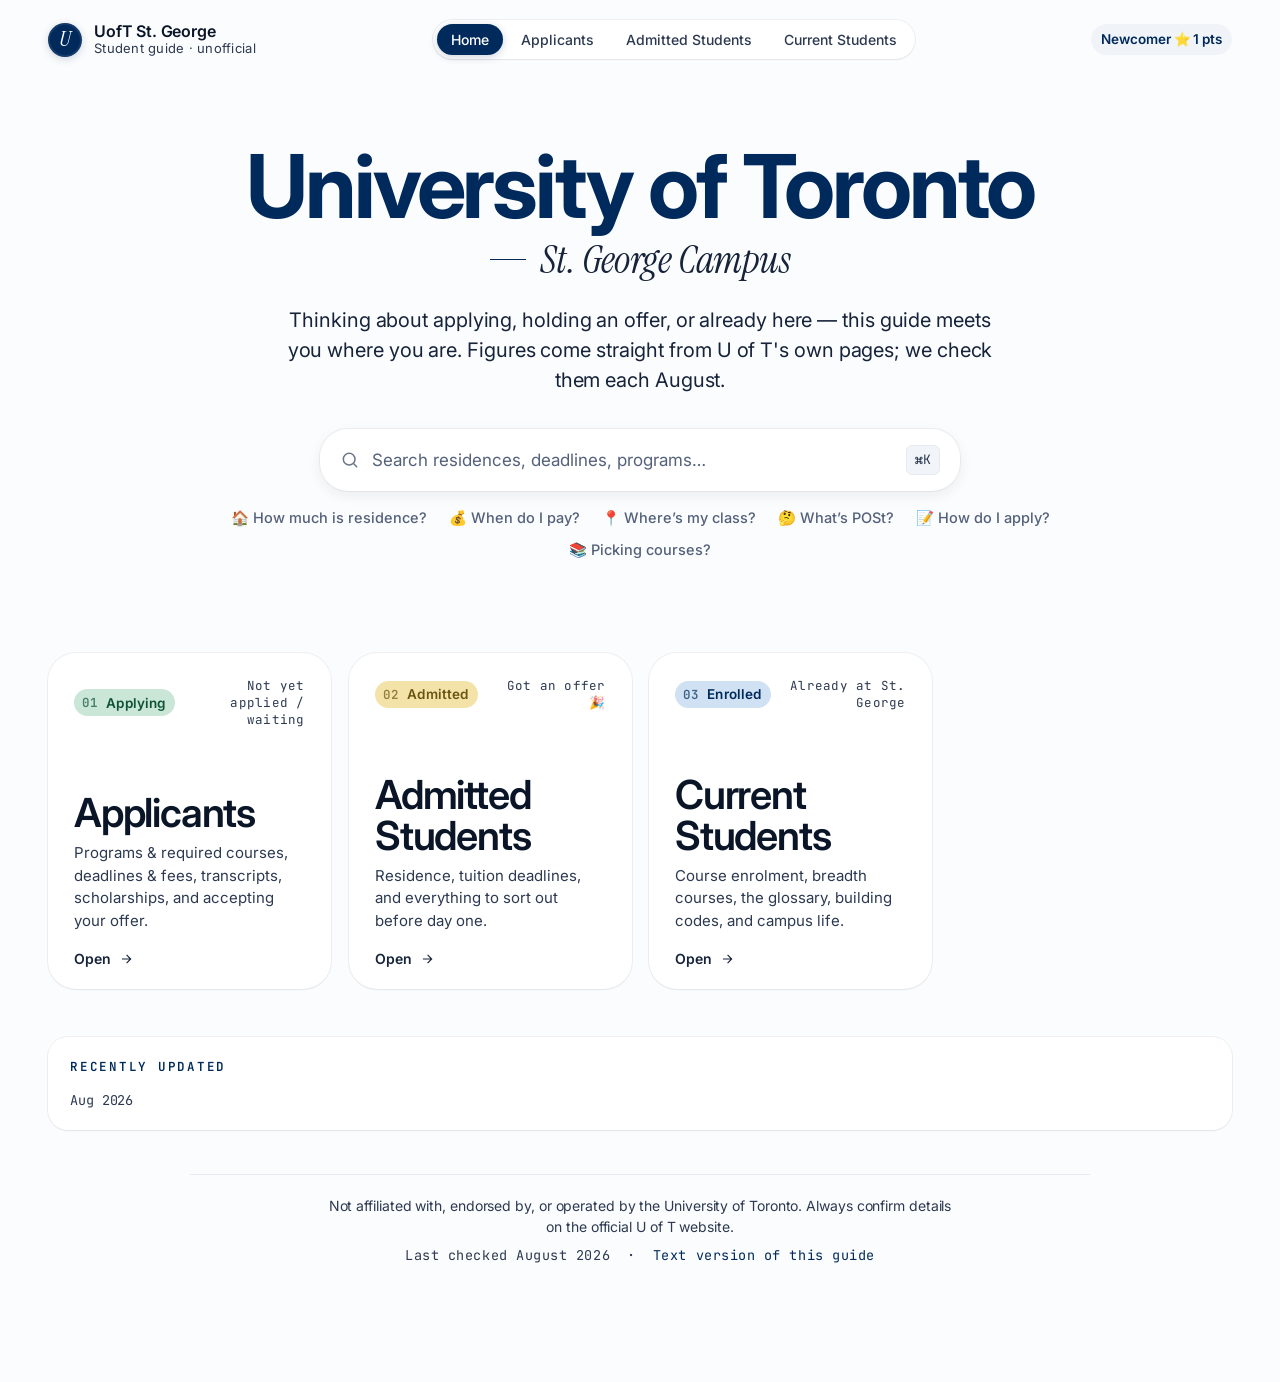
<file: index.html>
<!DOCTYPE html>
<html lang="en">
<head>
  <meta charset="UTF-8">
  <meta name="theme-color" content="#002A5C">
  <meta name="color-scheme" content="light">
  <meta name="viewport" content="width=device-width, initial-scale=1.0">
  <meta name="robots" content="noindex, nofollow">
  <title>UofT St. George — Unofficial Student Guide</title>
  <meta name="description" content="A plain-language guide to residence, academics, and admissions at the University of Toronto St. George campus. Made by students, not by the university.">
  <meta property="og:type" content="website">
  <meta property="og:title" content="UofT St. George — Unofficial Student Guide">
  <meta property="og:description" content="Residence prices, course reviews, and every deadline that matters — in plain language. Made by students, not by the university.">
  <meta name="twitter:card" content="summary">
  <script type="application/ld+json">
  {
    "@context": "https://schema.org",
    "@type": "WebSite",
    "name": "UofT St. George — Unofficial Student Guide",
    "description": "Residence fees, deadlines, course enrolment dates, glossary, and building codes for University of Toronto St. George campus — in plain language, verified against official pages.",
    "inLanguage": "en"
  }
  </script>
  <link rel="icon" href="data:image/svg+xml,%3Csvg xmlns='http://www.w3.org/2000/svg' viewBox='0 0 64 64'%3E%3Crect width='64' height='64' rx='14' fill='%23002A5C'/%3E%3Ctext x='30' y='46' font-family='Georgia,serif' font-size='38' font-weight='bold' fill='white' text-anchor='middle'%3EU%3C/text%3E%3Ccircle cx='49' cy='42' r='6' fill='%23FFDE3D'/%3E%3C/svg%3E">
  <link rel="preconnect" href="https://fonts.googleapis.com">
  <link rel="preconnect" href="https://fonts.gstatic.com" crossorigin>
  <link href="https://fonts.googleapis.com/css2?family=Instrument+Serif:ital@0;1&family=Inter:wght@400;500;600;700&family=JetBrains+Mono:wght@400;500&display=swap" rel="stylesheet">

  <!-- 파일을 교체할 때마다 v= 숫자를 올리면, 방문자 브라우저가 예전 파일을 쓰는 문제가 사라집니다 -->
  <link rel="stylesheet" href="style.css?v=20260829">
</head>
<body>

<div class="app">

  <!-- =========================================
       TOP NAV — 모든 화면 공통
       ========================================= -->
  <nav class="nav" aria-label="Primary">
    <a class="brand" href="#">
      <span class="brand__mark">U</span>
      <span class="brand__text">
        <span>UofT St. George</span>
        <small>Student guide · unofficial</small>
      </span>
    </a>

    <div class="nav__pills">
      <button type="button" class="nav__pill is-on" data-nav="home">Home</button>
      <button type="button" class="nav__pill" data-nav="applying">Applicants</button>
      <button type="button" class="nav__pill" data-nav="admitted">Admitted Students</button>
      <button type="button" class="nav__pill" data-nav="current">Current Students</button>
    </div>

    <div class="nav__right">
      <span class="pointsbadge" id="points-badge" title="Earned by writing reviews. Saved on this device only."></span>
    </div>
  </nav>

<!-- =========================================
     VIEW 1: HOME
     ========================================= -->
<main class="sheet view is-active" id="view-home">

  <header class="masthead">
    <h1 class="title">
      University&nbsp;of&nbsp;Toronto
      <span class="title__sub">St.&nbsp;George Campus</span>
    </h1>
    <p class="hero__sub">
      Thinking about applying, holding an offer, or already here — this guide meets you where you are. Figures come straight from U&nbsp;of&nbsp;T's own pages; we check them each August.
    </p>

    <!-- 검색: 카드 형태, 아래 suggest chips -->
    <label class="search">
      <span class="search__label" for="search">Search</span>
      <input
        class="search__input"
        id="search"
        type="text"
        placeholder="Search residences, deadlines, programs…"
        autocomplete="off">
      <span class="search__kbd">⌘K</span>
    </label>
    <div class="searchresults" id="home-search-results" role="region" aria-live="polite" aria-label="Search results" hidden></div>

    <!-- 자주 묻는 질문 — 누르면 즉답이 바로 뜼다 -->
    <div class="askchips" aria-label="Common questions">
      <button type="button" class="askchip" data-ask="How much is residence">🏠 How much is residence?</button>
      <button type="button" class="askchip" data-ask="When do I pay tuition">💰 When do I pay?</button>
      <button type="button" class="askchip" data-ask="room code">📍 Where’s my class?</button>
      <button type="button" class="askchip" data-ask="POSt">🤔 What’s POSt?</button>
      <button type="button" class="askchip" data-ask="How do I apply">📝 How do I apply?</button>
      <button type="button" class="askchip" data-ask="When do I pick courses">📚 Picking courses?</button>
    </div>
  </header>

  <!-- 큰 컬러 섹션 카드 4개 (rows 자리에 대신) -->
  <nav class="sections" id="home-sections" aria-label="Sections">

    <button type="button" class="row section-card section-card--courses is-live" data-key="applying">
      <div class="section-card__top">
        <span class="section-card__badge"><span class="num">01</span>Applying</span>
        <span class="section-card__meta">Not yet applied / waiting</span>
      </div>
      <div>
        <span class="row__name section-card__name">Applicants</span>
        <p class="row__desc section-card__desc">Programs &amp; required courses, deadlines &amp; fees, transcripts, scholarships, and accepting your offer.</p>
        <span class="row__cue section-card__cta">
          Open
          <svg width="14" height="14" viewBox="0 0 24 24" fill="none" stroke="currentColor" stroke-width="2"><path d="M5 12h14M13 5l7 7-7 7"/></svg>
        </span>
      </div>
    </button>

    <button type="button" class="row section-card section-card--fees is-live" data-key="admitted">
      <div class="section-card__top">
        <span class="section-card__badge"><span class="num">02</span>Admitted</span>
        <span class="section-card__meta">Got an offer &#127881;</span>
      </div>
      <div>
        <span class="row__name section-card__name">Admitted Students</span>
        <p class="row__desc section-card__desc">Residence, tuition deadlines, and everything to sort out before day one.</p>
        <span class="row__cue section-card__cta">
          Open
          <svg width="14" height="14" viewBox="0 0 24 24" fill="none" stroke="currentColor" stroke-width="2"><path d="M5 12h14M13 5l7 7-7 7"/></svg>
        </span>
      </div>
    </button>

    <button type="button" class="row section-card section-card--residence is-live" data-key="current">
      <div class="section-card__top">
        <span class="section-card__badge"><span class="num">03</span>Enrolled</span>
        <span class="section-card__meta">Already at St. George</span>
      </div>
      <div>
        <span class="row__name section-card__name">Current Students</span>
        <p class="row__desc section-card__desc">Course enrolment, breadth courses, the glossary, building codes, and campus life.</p>
        <span class="row__cue section-card__cta">
          Open
          <svg width="14" height="14" viewBox="0 0 24 24" fill="none" stroke="currentColor" stroke-width="2"><path d="M5 12h14M13 5l7 7-7 7"/></svg>
        </span>
      </div>
    </button>

  </nav>

  <!-- 홈 하단 최근 업데이트 -->
  <div class="updatelog" id="update-log"></div>

  <footer class="colophon">
    <p class="colophon__legal">
      Not affiliated with, endorsed by, or operated by the University of Toronto.
      Always confirm details on the official U&nbsp;of&nbsp;T website.
    </p>
    <p class="colophon__date">Last checked <time datetime="2026-08">August 2026</time>
      &nbsp;·&nbsp; <a href="./guide.html">Text version of this guide</a></p>
  </footer>

</main>


<!-- =========================================
     VIEW 2: RESIDENCE list
     ========================================= -->
<main class="sheet view" id="view-residence" hidden>

  <button type="button" class="backlink" data-back>
    <svg width="14" height="14" viewBox="0 0 24 24" fill="none" stroke="currentColor" stroke-width="2"><path d="M15 6l-6 6 6 6"/></svg>
    Home
  </button>

  <div class="page-head">
    <div>
      <span class="page-head__kicker">
        <svg width="10" height="10" viewBox="0 0 24 24" fill="currentColor"><circle cx="12" cy="12" r="6"/></svg>
        Section 01 · Residence
      </span>
      <h2 class="page-title">Residence</h2>
    </div>
  </div>

  <p class="lede">
    Every residence on the St.&nbsp;George campus, side by side. Figures come from U&nbsp;of&nbsp;T's official housing page — always confirm before you apply.
  </p>

  <div id="residence-deadlines"></div>

  <!-- Sort -->
  <div class="sortbar">
    <span class="sortbar__label">Sort</span>
    <div class="sortbar__group">
      <button type="button" class="sortbtn is-on" data-sort="price" aria-pressed="true">Lowest price</button>
      <button type="button" class="sortbtn" data-sort="name" aria-pressed="false">A–Z</button>
    </div>
  </div>

  <!-- Filter -->
  <div class="sortbar sortbar--filter">
    <span class="sortbar__label">Filter</span>
    <button type="button" class="filterbtn" data-filter="meal" aria-pressed="false">Meal included</button>
    <button type="button" class="filterbtn" data-filter="open" aria-pressed="false">Open over winter break</button>
    <button type="button" class="filterbtn" data-filter="budget" aria-pressed="false">Under $20,000</button>
  </div>

  <p class="count" id="res-count"></p>

  <div class="cards" id="res-list"></div>

  <p class="colophon__date">Last checked <time datetime="2026-08">August 2026</time></p>

</main>


<!-- =========================================
     VIEW 3: Residence Detail
     ========================================= -->
<main class="sheet view" id="view-detail" hidden>
  <button type="button" class="backlink" data-back-to="residence">
    <svg width="14" height="14" viewBox="0 0 24 24" fill="none" stroke="currentColor" stroke-width="2"><path d="M15 6l-6 6 6 6"/></svg>
    Residences
  </button>
  <button type="button" class="copylink copylink--float" data-copy-link title="Copy a link to this residence">
    <svg width="13" height="13" viewBox="0 0 24 24" fill="none" stroke="currentColor" stroke-width="2"><path d="M10 13a5 5 0 007.54.54l3-3a5 5 0 00-7.07-7.07l-1.72 1.71"/><path d="M14 11a5 5 0 00-7.54-.54l-3 3a5 5 0 007.07 7.07l1.71-1.71"/></svg>
    Copy link
  </button>
  <div id="detail-body"></div>
</main>


<!-- =========================================
     VIEW 4: Fees & Dates
     ========================================= -->
<main class="sheet view" id="view-fees" hidden>

  <button type="button" class="backlink" data-back>
    <svg width="14" height="14" viewBox="0 0 24 24" fill="none" stroke="currentColor" stroke-width="2"><path d="M15 6l-6 6 6 6"/></svg>
    Home
  </button>

  <div class="page-head">
    <div>
      <span class="page-head__kicker">
        <svg width="10" height="10" viewBox="0 0 24 24" fill="currentColor"><circle cx="12" cy="12" r="6"/></svg>
        Section 03 · Undergraduate Students
      </span>
      <h2 class="page-title">Undergraduate Students</h2>
    </div>
  </div>

  <ul class="lede">
    <li>Every deadline from application to move-in, plus how to pick your program.</li>
    <li>Some steps are the same for everyone; others only apply to one group.</li>
    <li>Pick which applies to you below.</li>
  </ul>

  <div class="sortbar">
    <span class="sortbar__label">I am</span>
    <div class="sortbar__group">
      <button type="button" class="sortbtn is-on" data-audience="domestic" aria-pressed="true">Canadian</button>
      <button type="button" class="sortbtn" data-audience="international" aria-pressed="false">International</button>
    </div>
  </div>

  <nav class="feescats" id="fees-categories"></nav>

  <div id="fees-items" hidden>
    <button type="button" class="backlink backlink--inner" data-fees-back>
      <svg width="14" height="14" viewBox="0 0 24 24" fill="none" stroke="currentColor" stroke-width="2"><path d="M15 6l-6 6 6 6"/></svg>
      Categories
    </button>
    <h3 class="page-title fees-items__title" id="fees-items-title"></h3>
    <div class="timeline" id="fees-timeline"></div>
  </div>

  <p class="colophon__date">Last checked <time datetime="2026-08">August 2026</time></p>

</main>


<!-- =========================================
     VIEW 5: Courses
     ========================================= -->
<main class="sheet view" id="view-courses" hidden>

  <button type="button" class="backlink" data-back>
    <svg width="14" height="14" viewBox="0 0 24 24" fill="none" stroke="currentColor" stroke-width="2"><path d="M15 6l-6 6 6 6"/></svg>
    Home
  </button>

  <div class="page-head">
    <div>
      <span class="page-head__kicker">
        <svg width="10" height="10" viewBox="0 0 24 24" fill="currentColor"><circle cx="12" cy="12" r="6"/></svg>
        Section 02 · Academics
      </span>
      <h2 class="page-title">Academics</h2>
    </div>
  </div>

  <ul class="lede">
    <li>Based on the Faculty of Arts &amp; Science, St.&nbsp;George.</li>
    <li>Other faculties (Engineering, Music, etc.) run on different dates.</li>
  </ul>

  <nav class="feescats" id="courses-categories"></nav>

  <p class="colophon__date">Last checked <time datetime="2026-08">August 2026</time></p>

</main>


<!-- =========================================
     VIEW 5.5: Campus Facilities
     ========================================= -->
<main class="sheet view" id="view-facilities" hidden>

  <button type="button" class="backlink" data-back>
    <svg width="14" height="14" viewBox="0 0 24 24" fill="none" stroke="currentColor" stroke-width="2"><path d="M15 6l-6 6 6 6"/></svg>
    Home
  </button>

  <div class="page-head">
    <div>
      <span class="page-head__kicker">
        <svg width="10" height="10" viewBox="0 0 24 24" fill="currentColor"><circle cx="12" cy="12" r="6"/></svg>
        Section 04 · Campus Facilities
      </span>
      <h2 class="page-title">Campus Facilities</h2>
    </div>
  </div>

  <ul class="lede">
    <li>Libraries, gyms, health services, food, printing, and other everyday spots.</li>
    <li>Hours change with the term — each entry links to the official page for today's hours.</li>
  </ul>

  <div class="search program-search">
    <label class="search__label" for="facility-search">Filter</label>
    <input class="search__input" id="facility-search" type="text" placeholder="Try “gym” or “printing”" autocomplete="off">
  </div>

  <div id="facilities-list"></div>

  <p class="colophon__date">Last checked <time datetime="2026-08">August 2026</time></p>

</main>


<!-- =========================================
     VIEW 5.6: Facility Detail
     ========================================= -->
<main class="sheet view" id="view-facility-detail" hidden>
  <button type="button" class="backlink" data-back-to="facilities">
    <svg width="14" height="14" viewBox="0 0 24 24" fill="none" stroke="currentColor" stroke-width="2"><path d="M15 6l-6 6 6 6"/></svg>
    Facilities
  </button>
  <button type="button" class="copylink copylink--float" data-copy-link title="Copy a link to this facility">
    <svg width="13" height="13" viewBox="0 0 24 24" fill="none" stroke="currentColor" stroke-width="2"><path d="M10 13a5 5 0 007.54.54l3-3a5 5 0 00-7.07-7.07l-1.72 1.71"/><path d="M14 11a5 5 0 00-7.54-.54l-3 3a5 5 0 007.07 7.07l1.71-1.71"/></svg>
    Copy link
  </button>
  <div id="facility-detail-body"></div>
</main>


<!-- =========================================
     VIEW 6: Course sub-page (reused)
     ========================================= -->
<main class="sheet view" id="view-course-page" hidden>
  <button type="button" class="backlink" data-course-back>
    <svg width="14" height="14" viewBox="0 0 24 24" fill="none" stroke="currentColor" stroke-width="2"><path d="M15 6l-6 6 6 6"/></svg>
    Back
  </button>
  <p class="crumb" id="course-crumb"></p>
  <div class="page-head page-head--row">
    <h2 class="page-title" id="course-page-title"></h2>
  </div>
  <div id="course-page-content"></div>
</main>


<!-- ============ 대상별(지원자/합격자/재학생) 화면 ============ -->
<main class="sheet view" id="view-audience" hidden>
  <div class="course-page__bar">
    <button type="button" class="backbtn" data-audience-back>
      <svg width="15" height="15" viewBox="0 0 24 24" fill="none" stroke="currentColor" stroke-width="2"><path d="M19 12H5M12 19l-7-7 7-7"/></svg>
      Back
    </button>
  </div>
  <div id="audience-body"></div>
</main>


</div><!-- /.app -->

<!-- Toast -->
<div class="toast" id="toast" role="status" aria-live="polite"></div>

<!-- Data + engine -->
<script src="data.js?v=20260829"></script>
<script src="app.js?v=20260829"></script>

<script>
/* ==================================================
   새 shell 전용 소규모 스크립트 (app.js 엔진과 공존)
   ==================================================
   1) 뷰 전환에 부드러운 페이드 애니메이션 붙이기
   2) 상단 nav pill을 현재 뷰와 동기화
   3) suggest chips를 검색창에 연결
   4) ⌘K 단축키
   -------------------------------------------------- */
(function () {
  // (1) 뷰 전환 페이드 — app.js가 hidden 을 토글할 때마다 fade-in 클래스를 붙임
  // 이미 app.js에서 view-fade 클래스를 붙이지만, CSS만 새로 정의하면 됩니다.

  // (2) Nav pill 동기화 — 어떤 뷰가 보이는지 감지해서 pill의 is-on 클래스 갱신
  function activePill(){
    // 이제 pill은 3개(지원자/합격자/재학생)뿐이라, 해시 첫 조각으로 판정합니다.
    // 어느 문에도 속하지 않는 화면(기숙사 목록 등)에서는 아무 pill도 켜지 않습니다.
    const seg = (location.hash || '').replace(/^#\/?/, '').split('/')[0];
    let current = (seg === 'applying' || seg === 'admitted' || seg === 'current') ? seg : 'home';
    const audEl = document.getElementById('view-audience');
    if (audEl && !audEl.hidden && current === 'home') current = 'home';

    document.querySelectorAll('.nav__pill').forEach(p => {
      p.classList.toggle('is-on', p.dataset.nav === current);
    });
  }

  // MutationObserver: view <main>의 hidden 속성이 바뀔 때마다 pill 갱신 + view-fade 부여
  const viewIds = ['view-home','view-residence','view-detail','view-fees','view-courses','view-course-page','view-audience','view-facilities','view-facility-detail'];
  viewIds.forEach(id => {
    const el = document.getElementById(id);
    if (!el) return;
    new MutationObserver(muts => {
      muts.forEach(m => {
        if (m.attributeName === 'hidden' && !el.hidden){
          el.classList.remove('view-fade');
          void el.offsetWidth;
          el.classList.add('view-fade');
        }
      });
      activePill();
    }).observe(el, { attributes:true, attributeFilter:['hidden'] });
  });

  // 해시가 바뀌면 pill도 갱신 (문 이동은 해시로 이뤄지므로)
  window.addEventListener('hashchange', activePill);
  activePill();

  // Nav pill 클릭 → 해당 뷰로 이동
  document.querySelectorAll('.nav__pill').forEach(pill => {
    pill.addEventListener('click', () => {
      const target = pill.dataset.nav;
      // 대상별 문(지원자/합격자/재학생)은 해시 라우터로 이동
      if (target === 'applying' || target === 'admitted' || target === 'current') {
        location.hash = target;
      } else if (typeof showView === 'function') {
        showView(target);
      }
    });
  });

})();
</script>

</body>
</html>
</file>
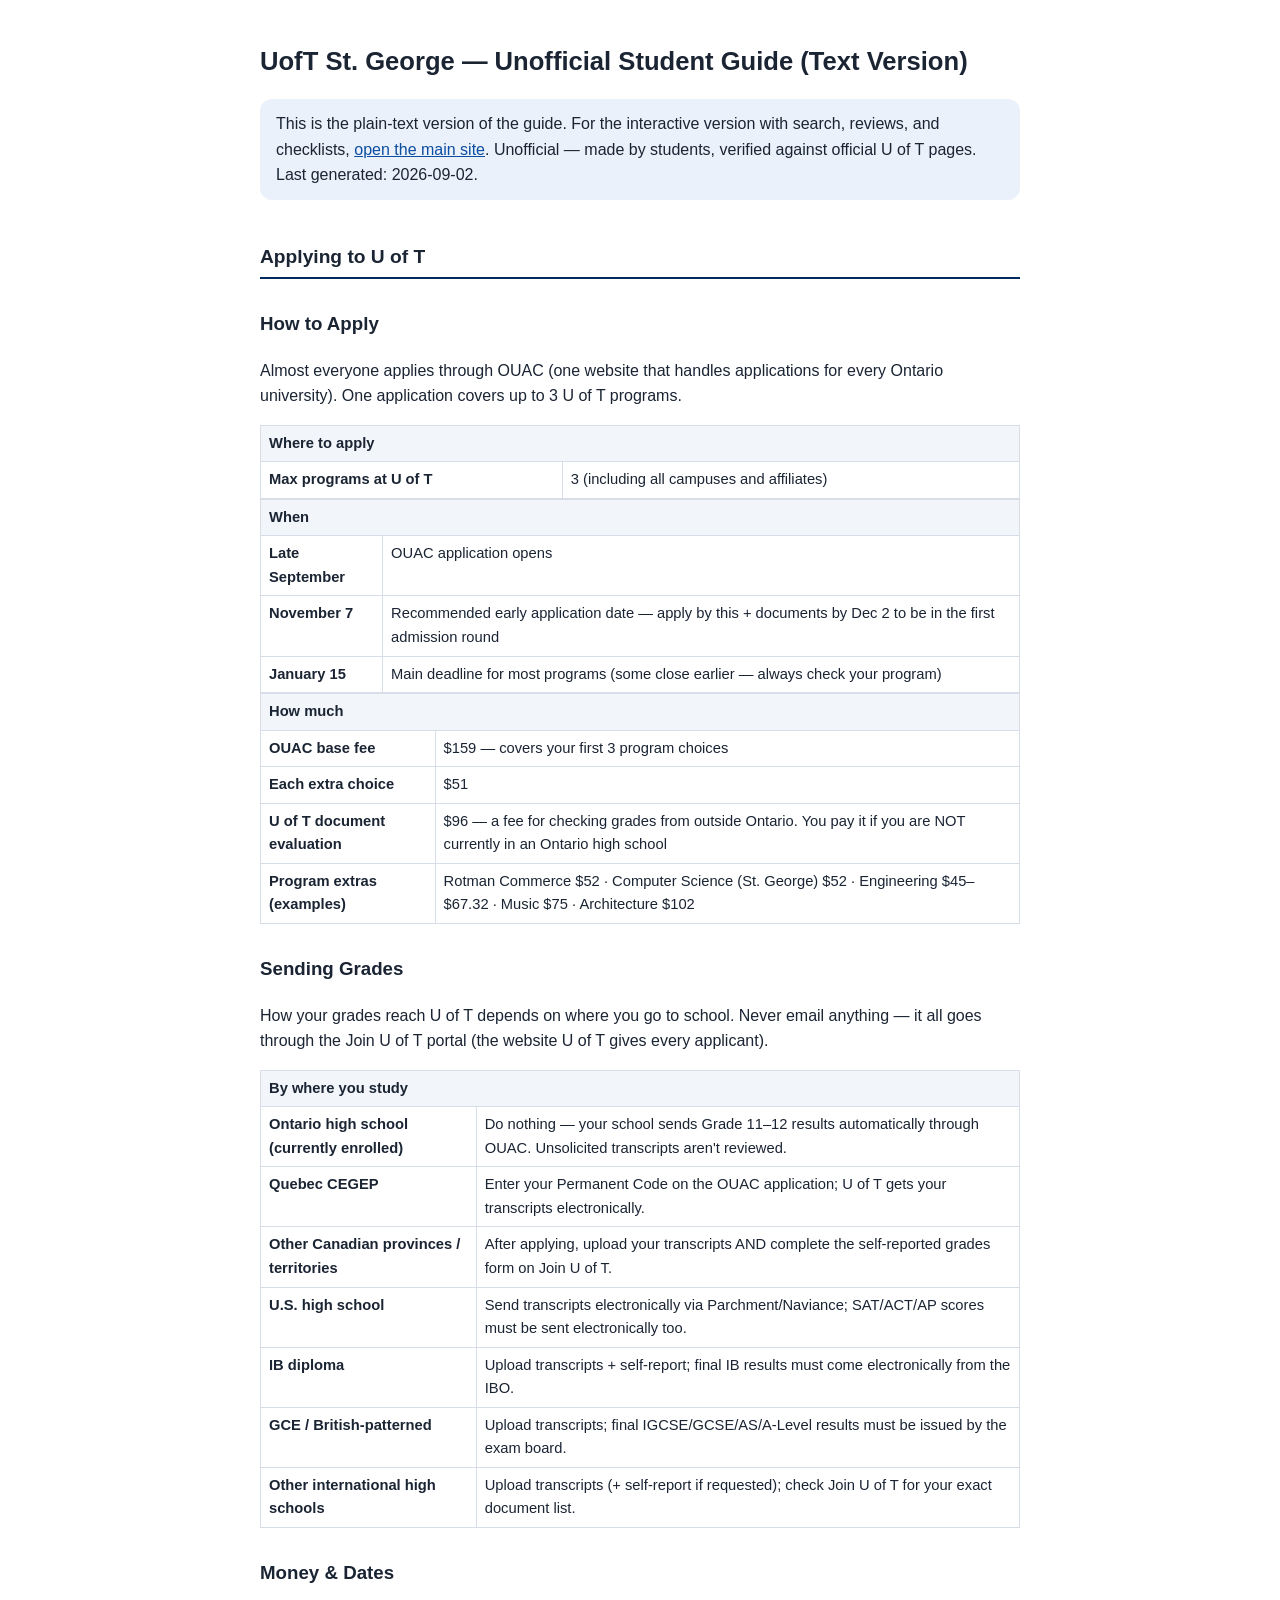
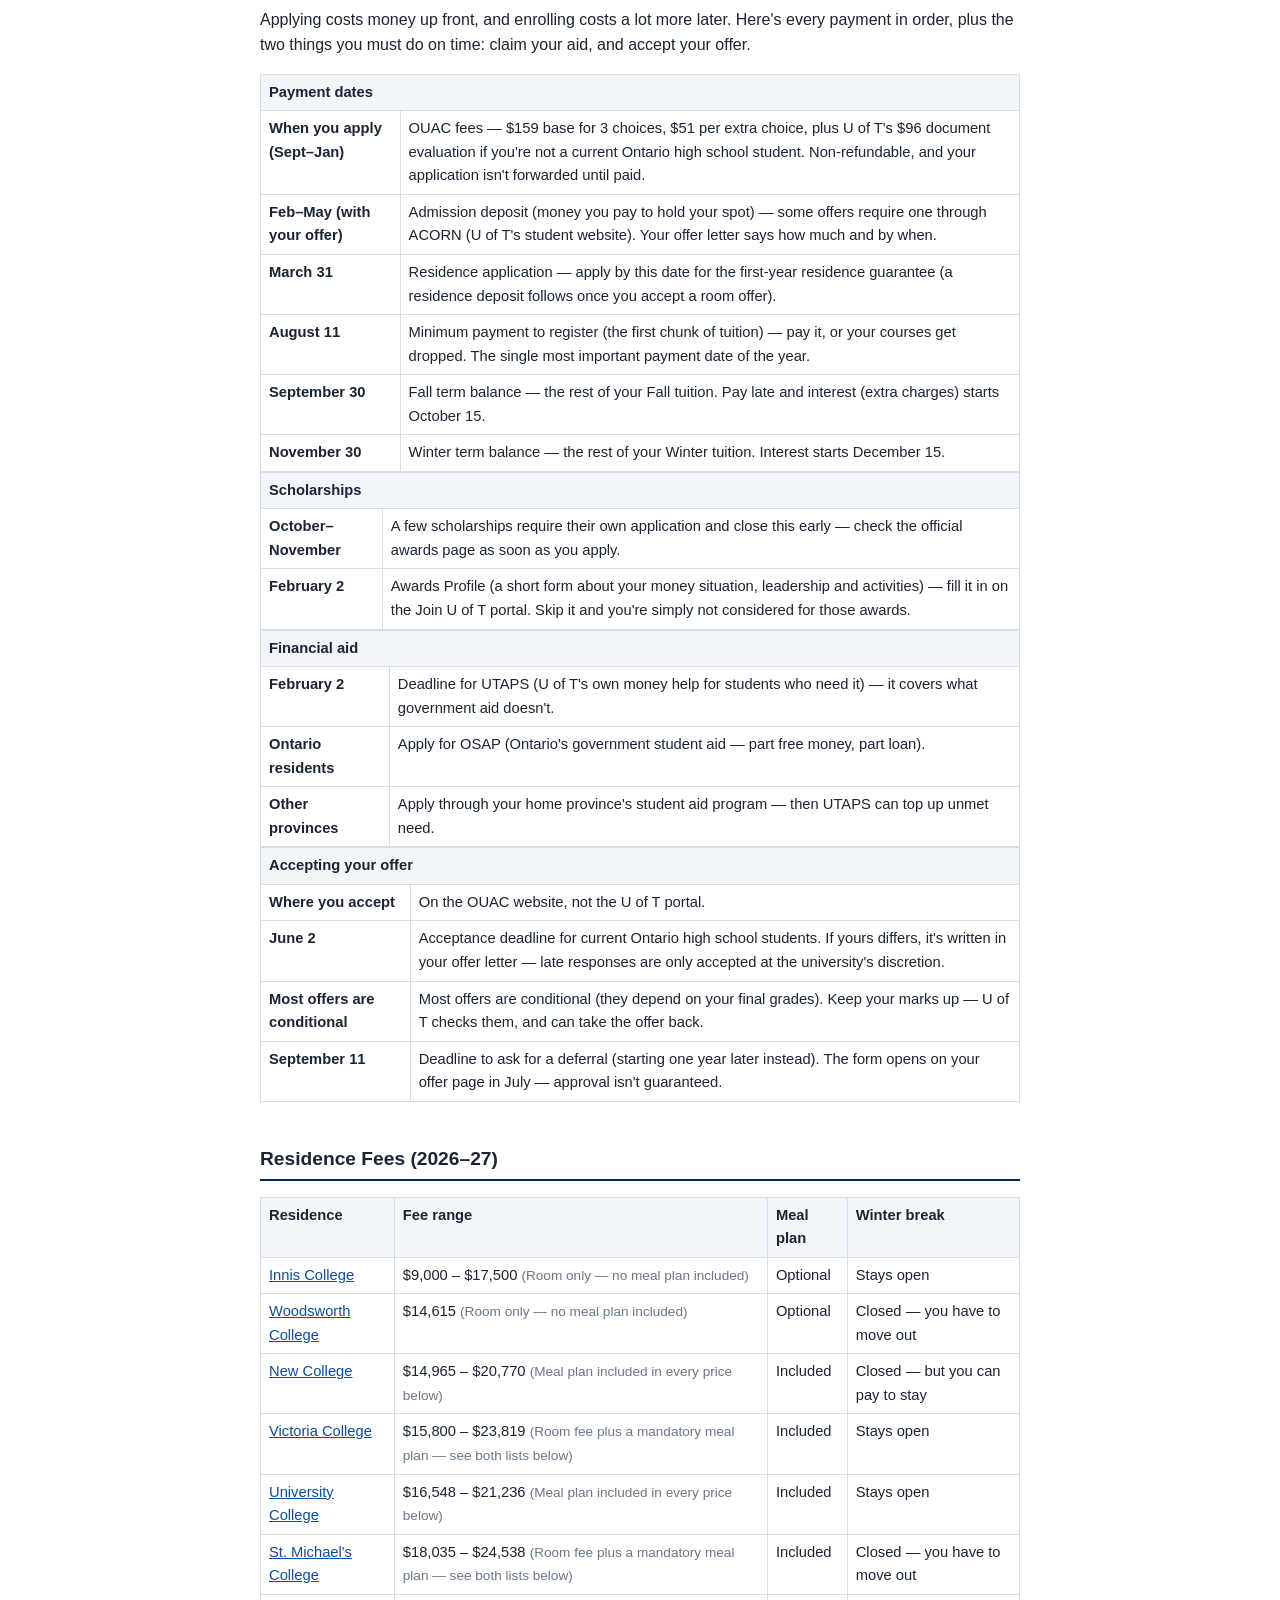
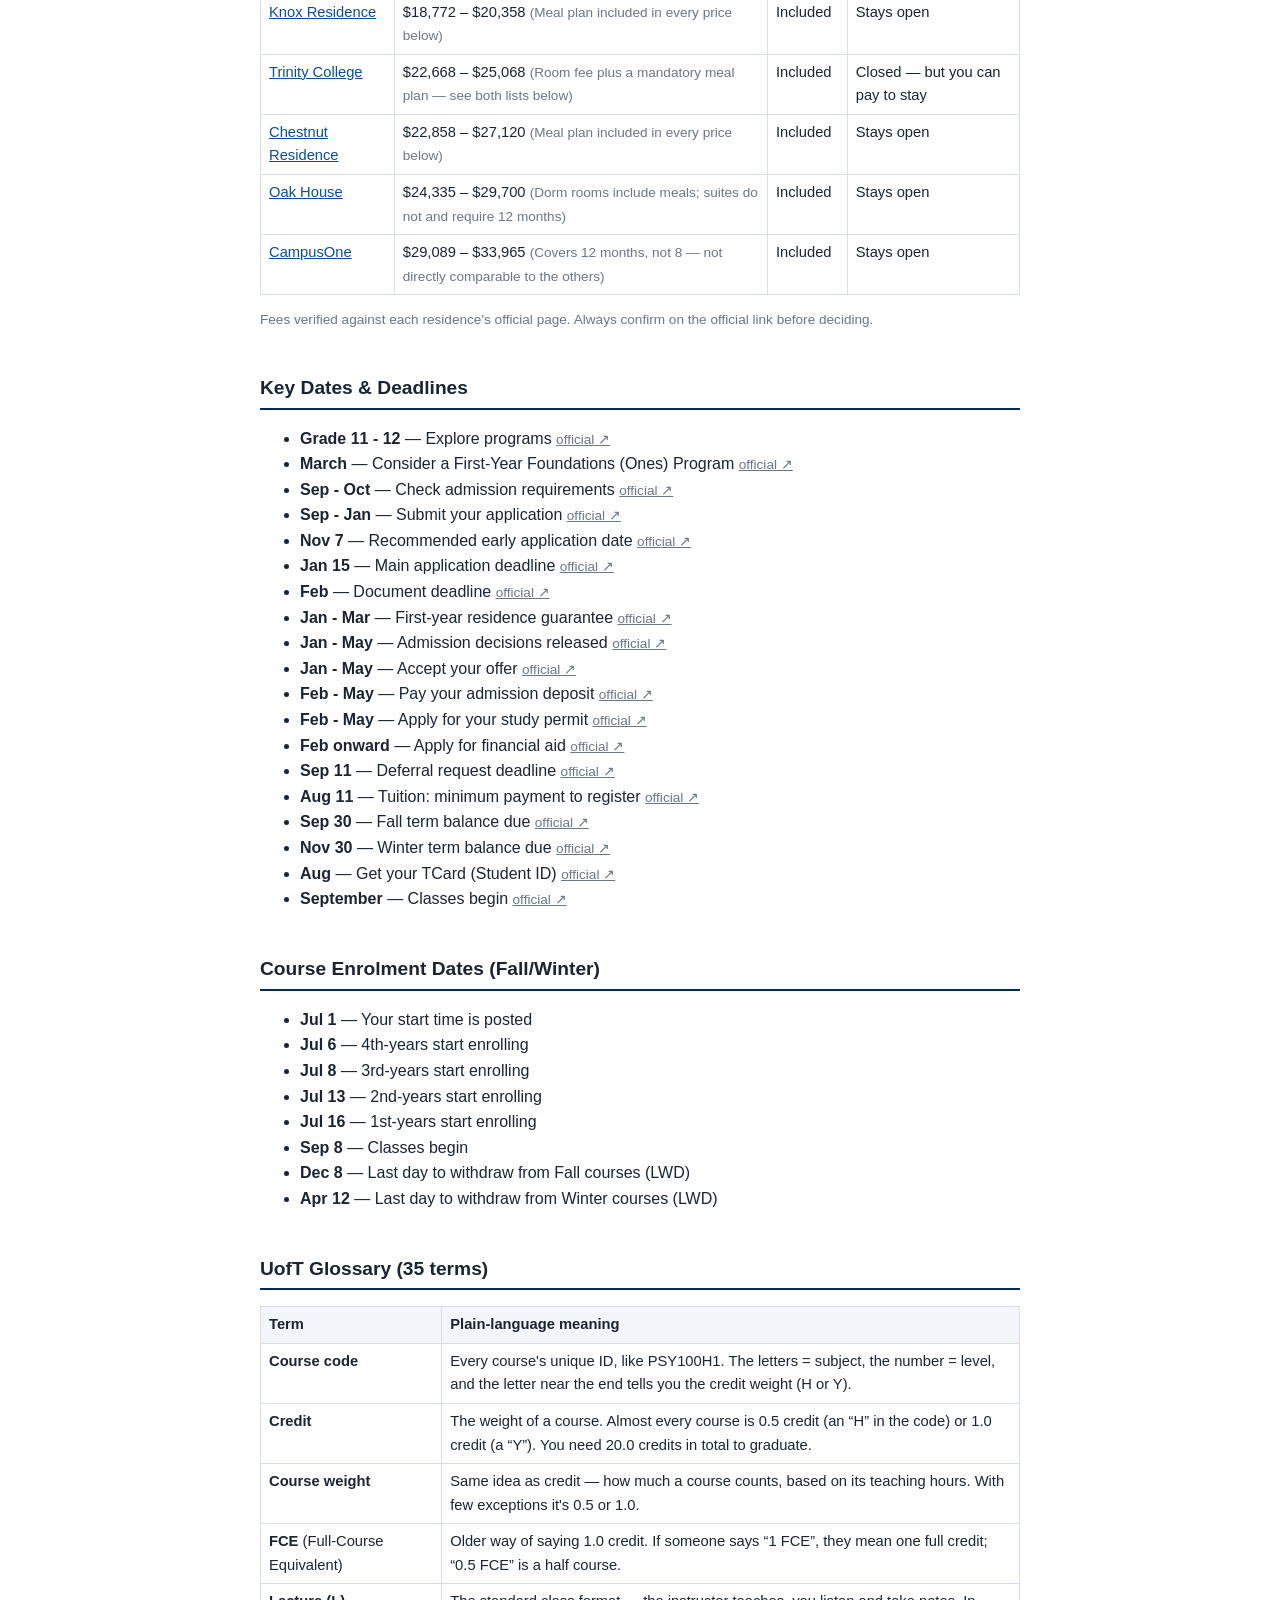
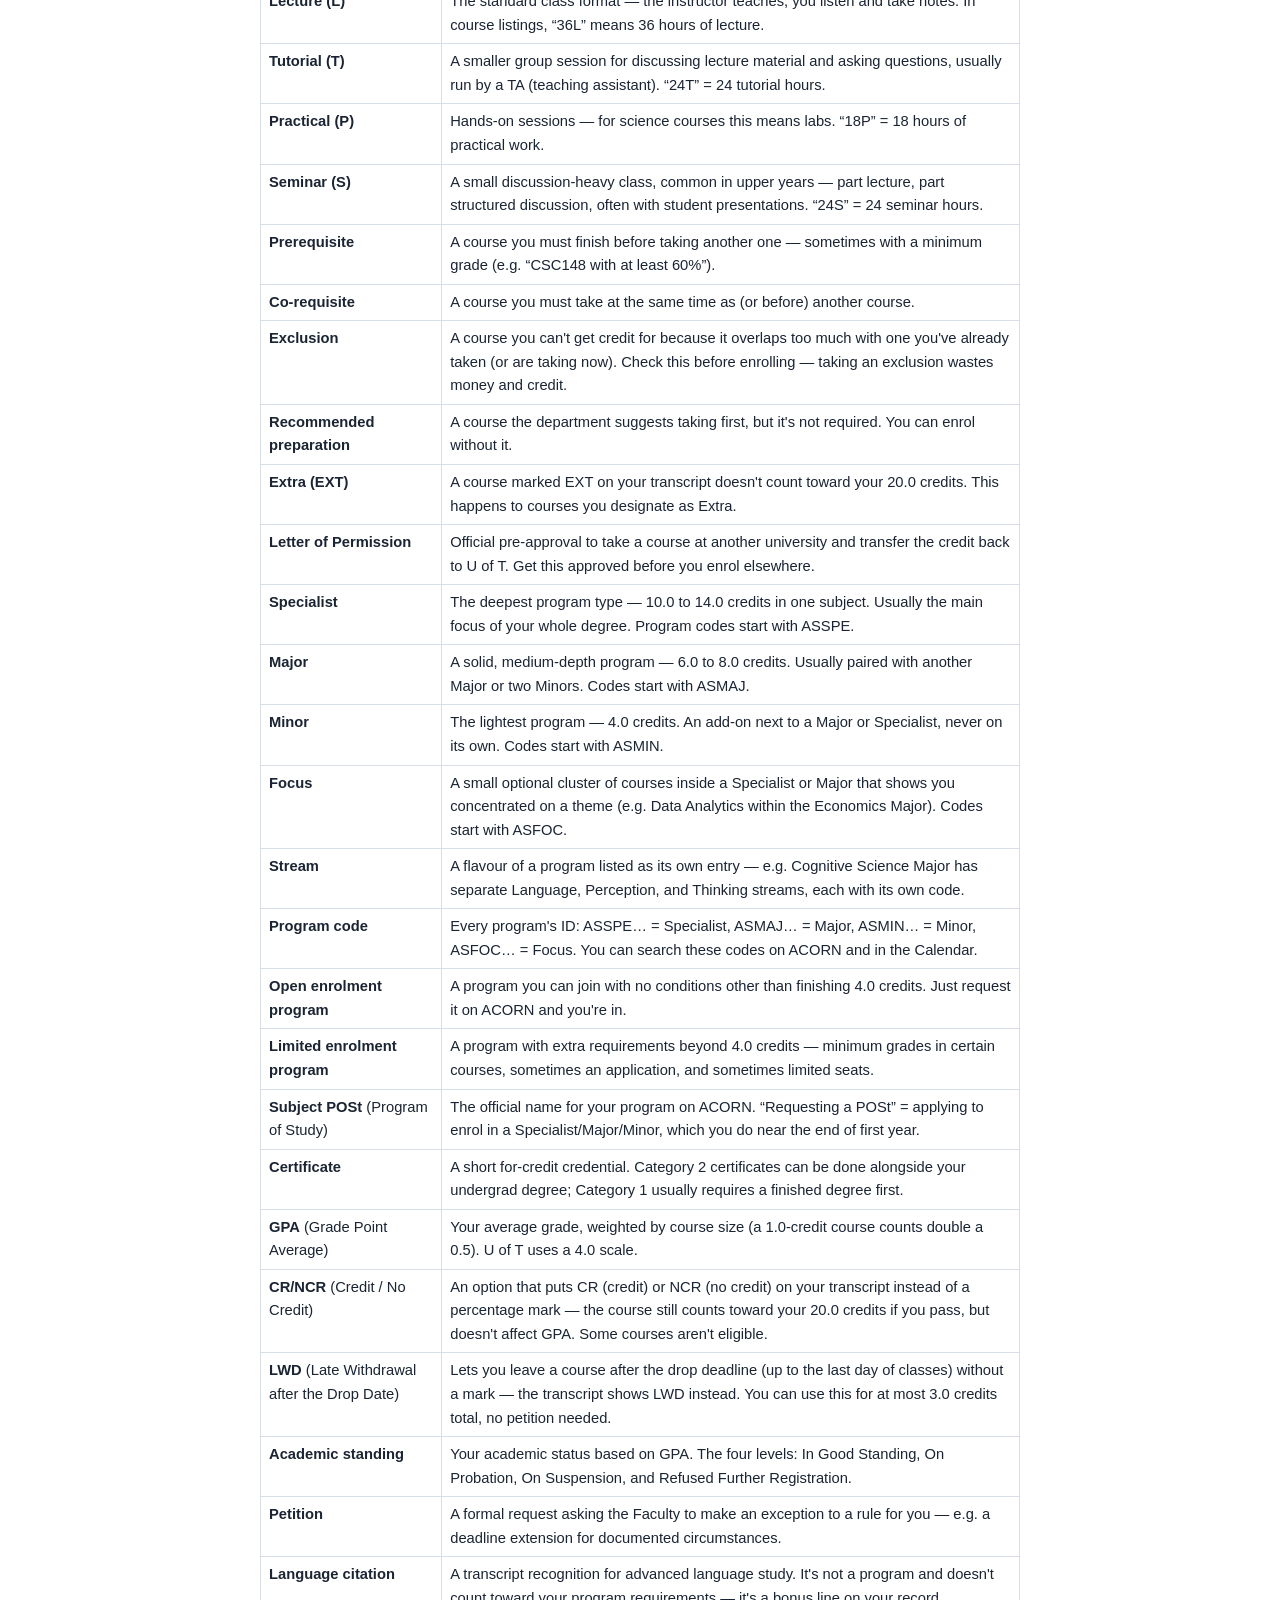
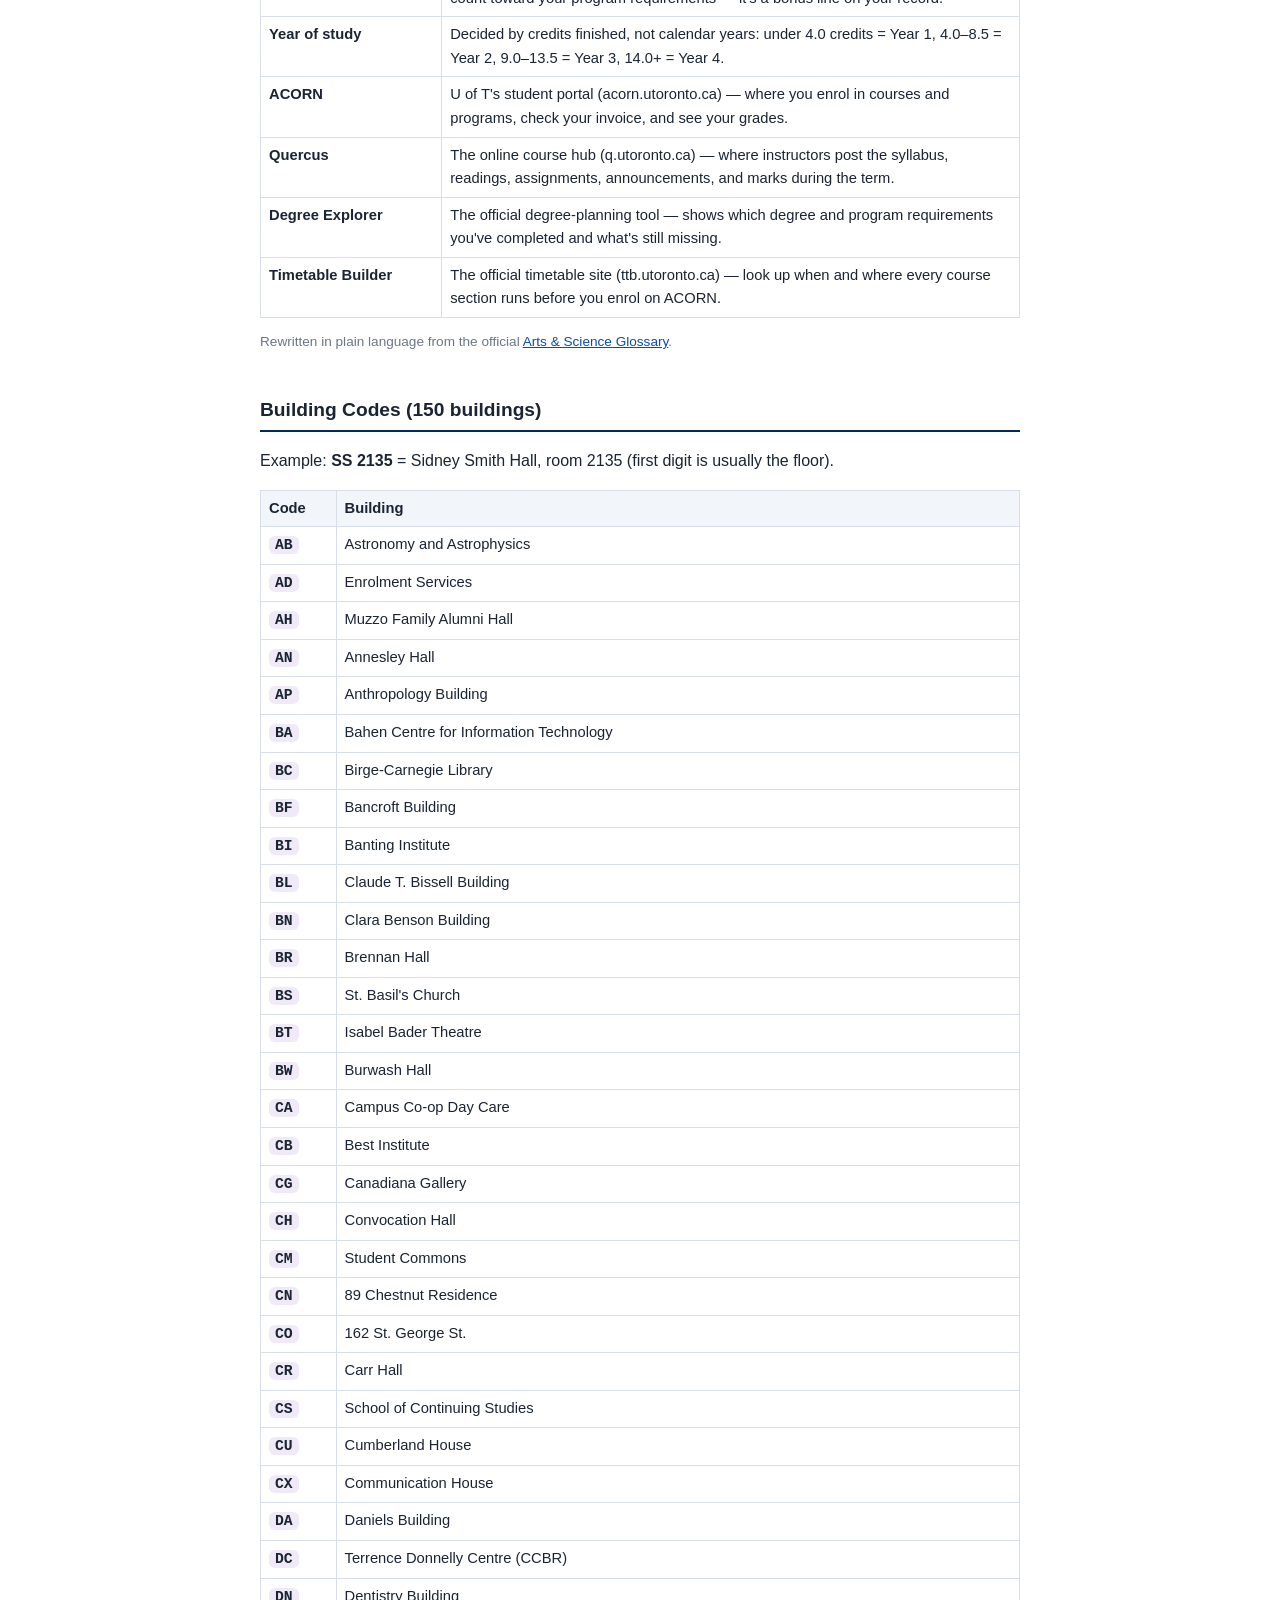
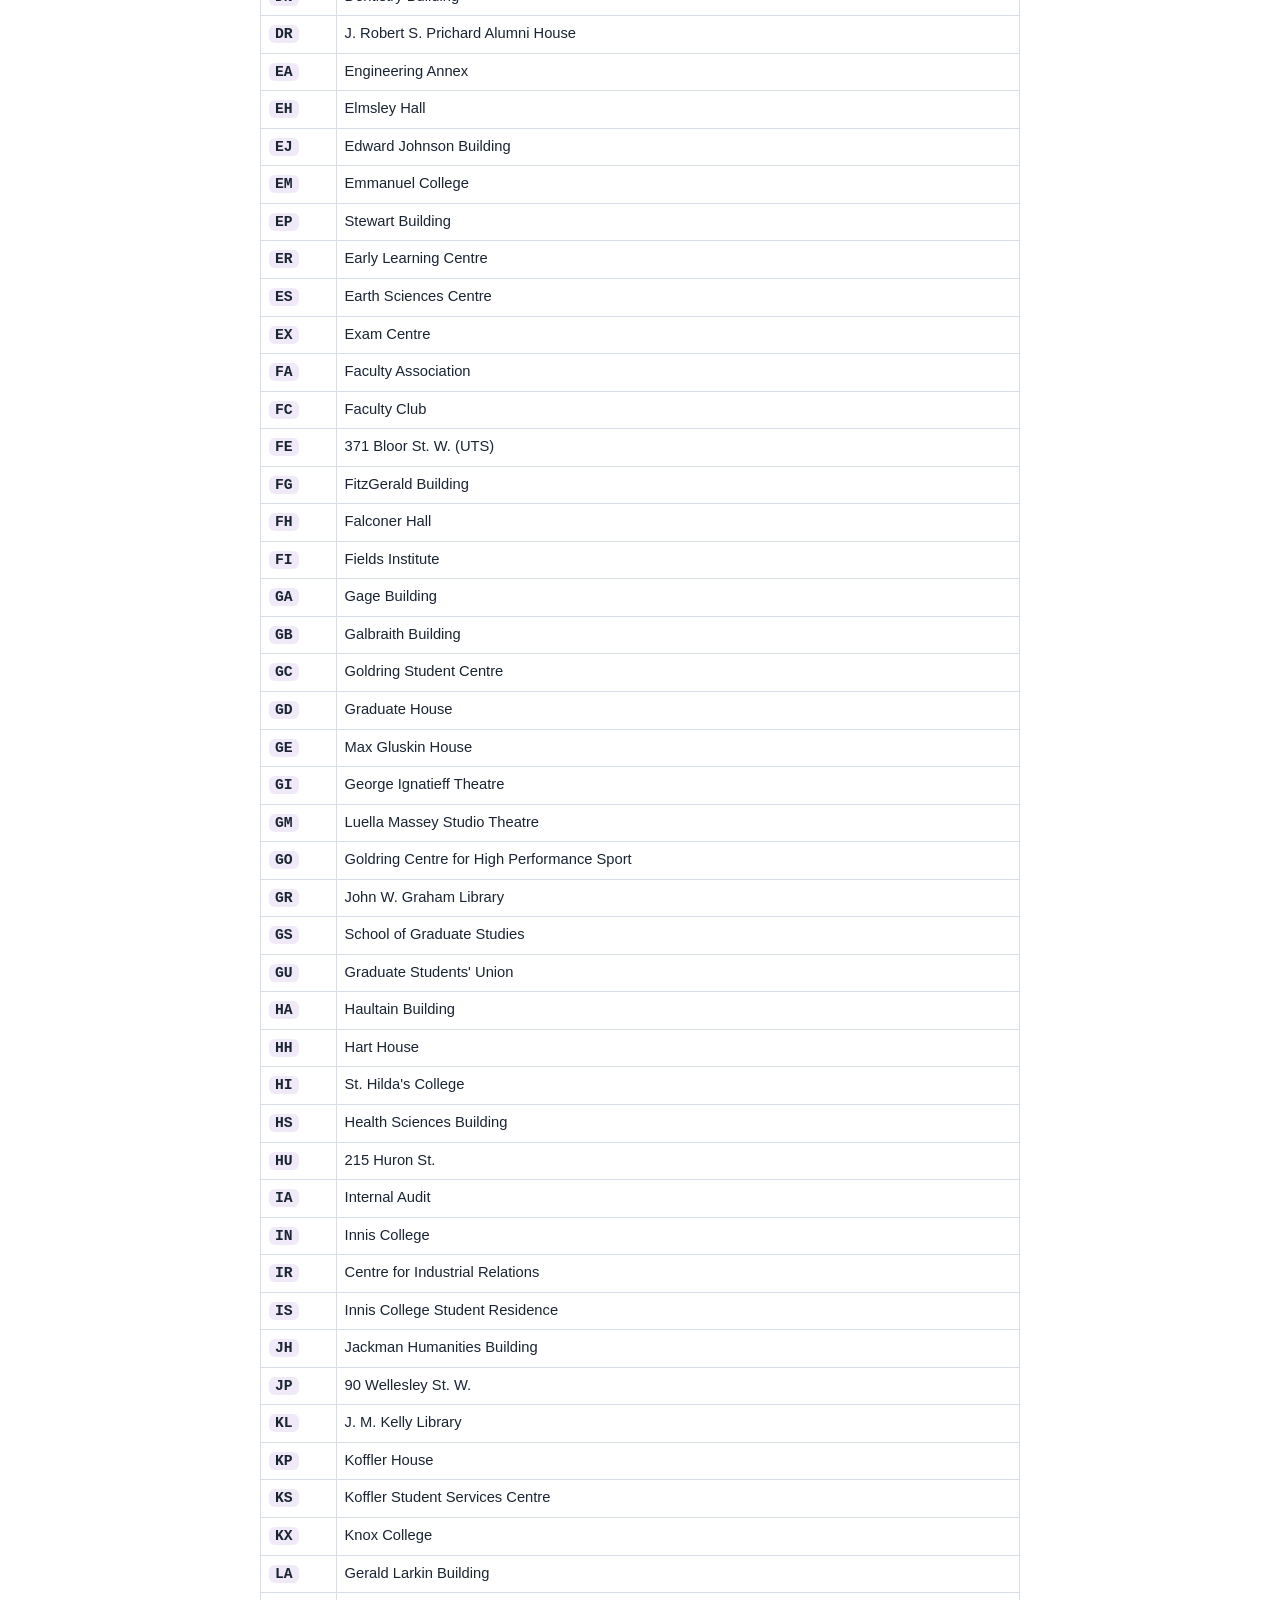
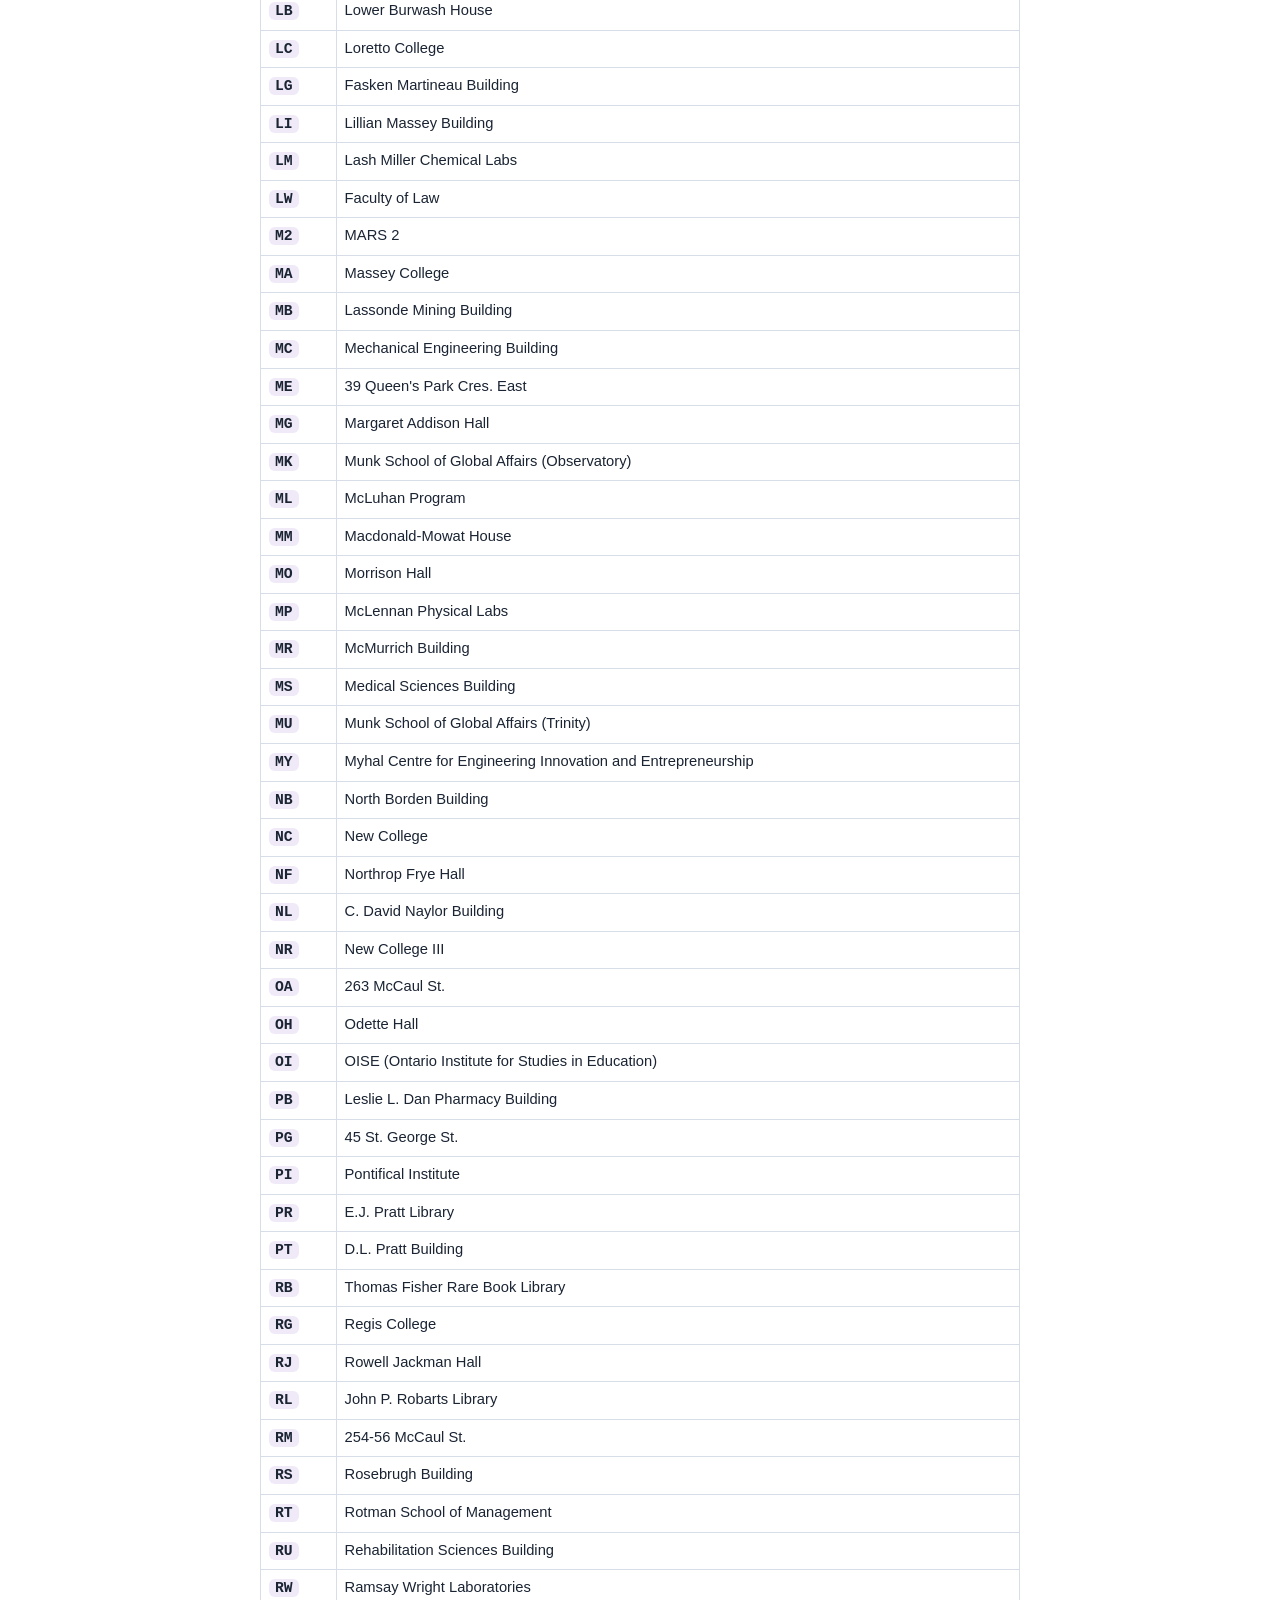
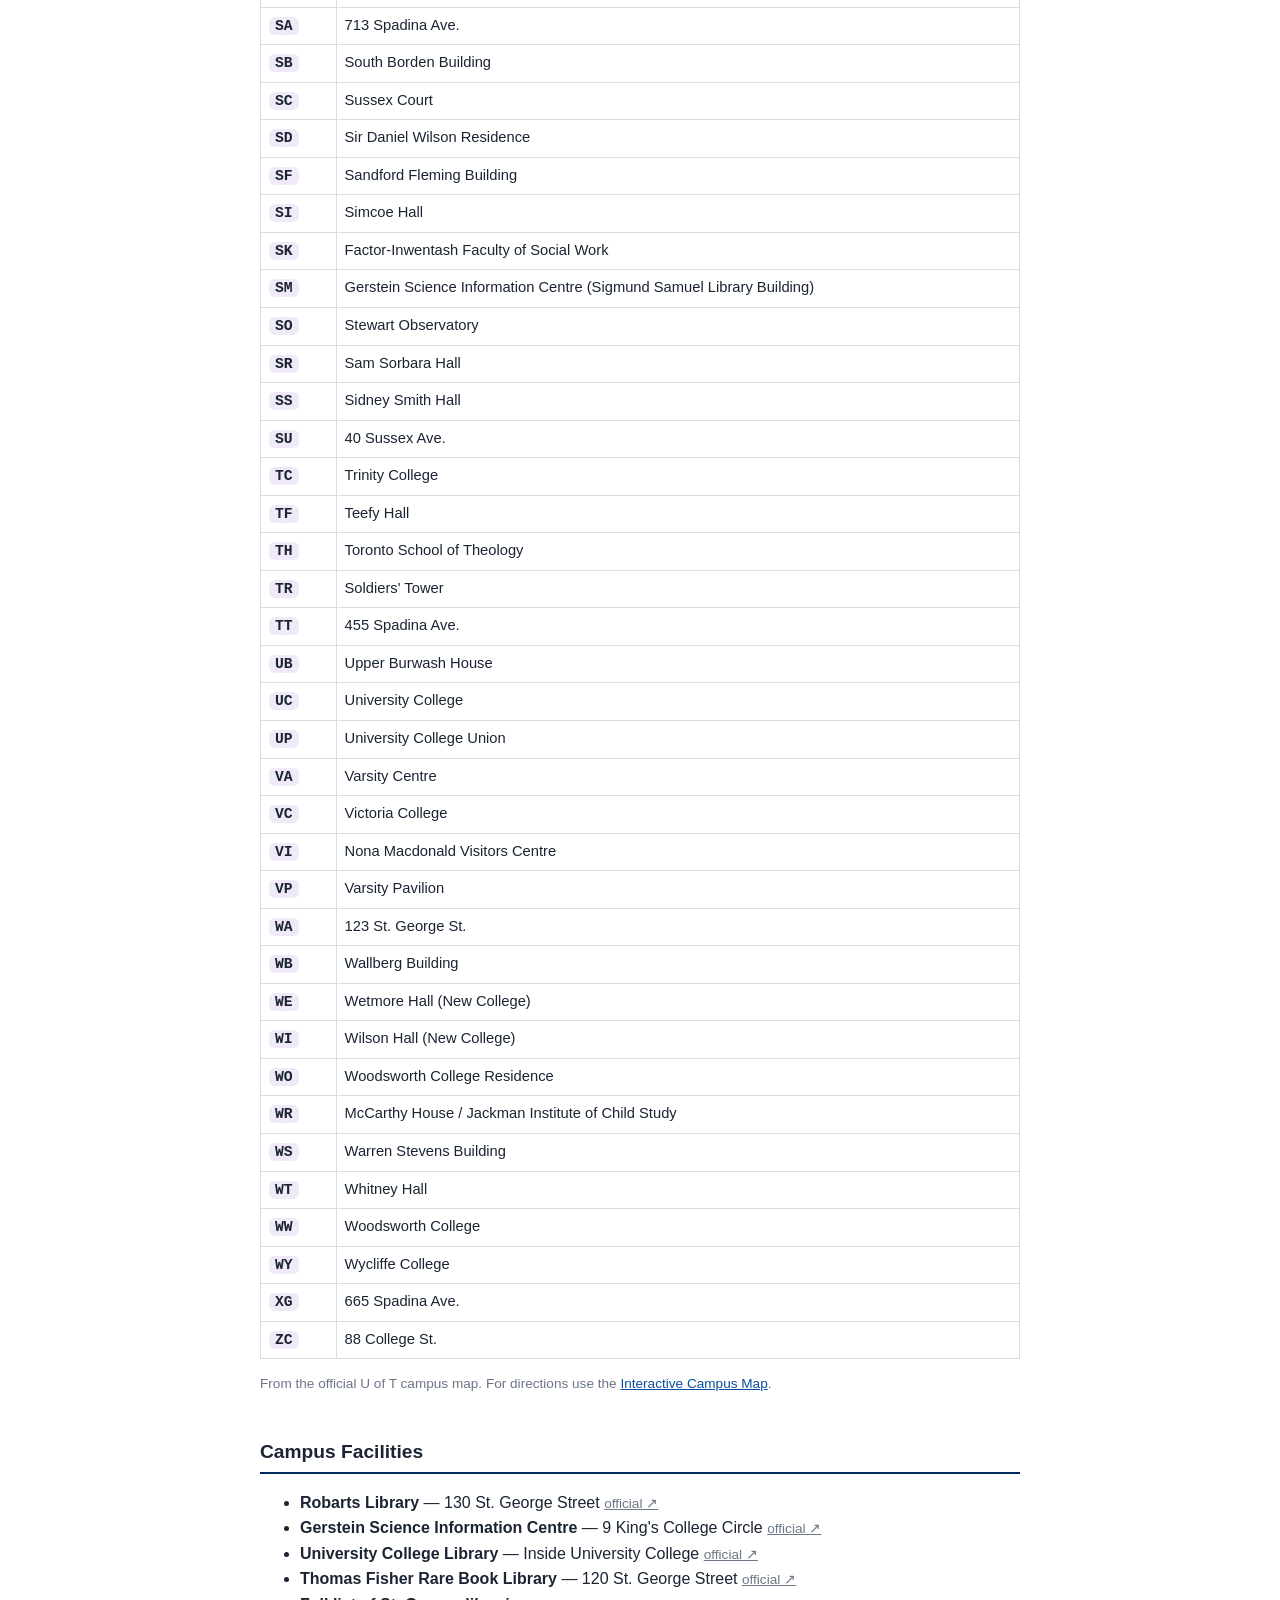
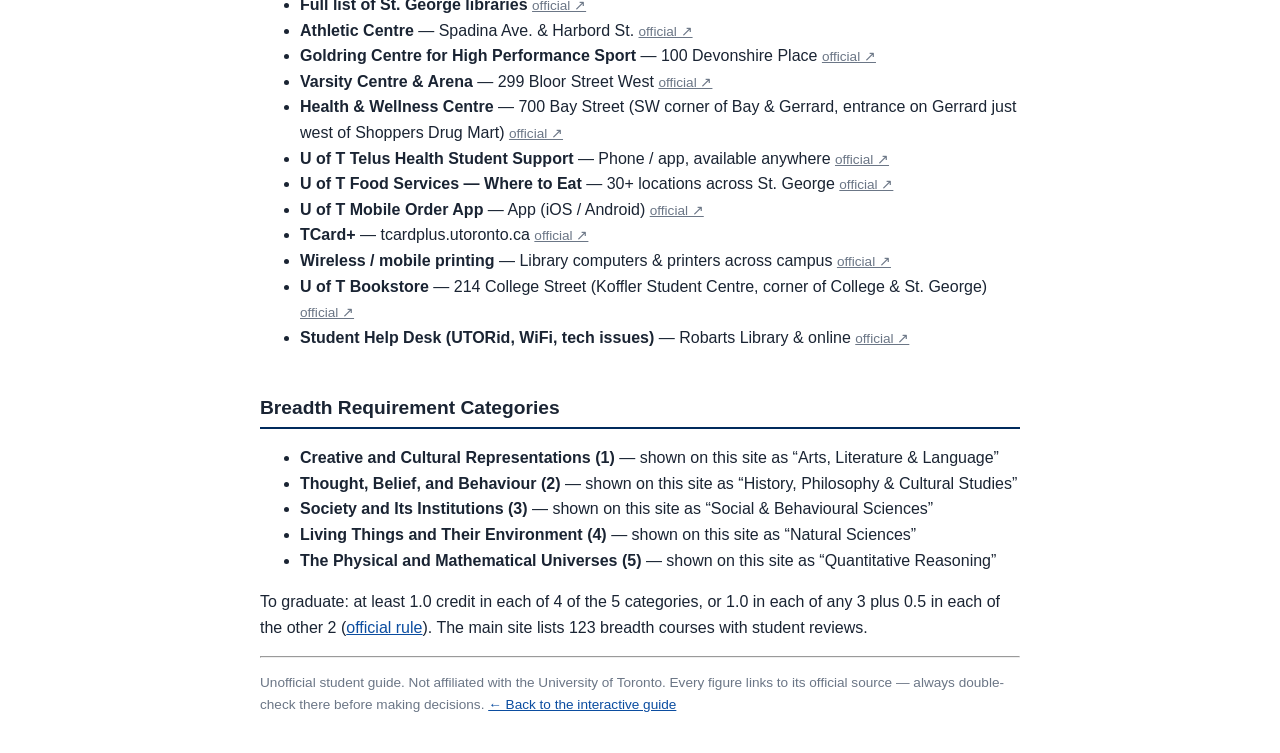
<file: guide.html>
<!DOCTYPE html>
<html lang="en">
<head>
<meta charset="UTF-8">
<meta name="viewport" content="width=device-width, initial-scale=1.0">
<title>UofT St. George Student Guide — Full Text Version (Residence Fees, Deadlines, Glossary, Building Codes)</title>
<meta name="description" content="Complete plain-text guide to UofT St. George: all 11 residence fees 2026, application and tuition deadlines, course enrolment dates, 35 glossary terms, 150 building codes, and campus facilities. Made by students.">
<style>
  body{font-family:-apple-system,Segoe UI,Roboto,sans-serif;max-width:760px;margin:0 auto;padding:24px 16px;line-height:1.6;color:#1a2433}
  h1{font-size:1.6rem} h2{font-size:1.2rem;margin-top:2.2em;border-bottom:2px solid #002A5C;padding-bottom:4px}
  table{border-collapse:collapse;width:100%;font-size:0.92rem} td,th{border:1px solid #d8dee8;padding:6px 8px;text-align:left;vertical-align:top}
  th{background:#f2f5fa} code{background:#efe9f8;padding:1px 6px;border-radius:6px;font-weight:600}
  .top{background:#eaf1fa;border-radius:12px;padding:12px 16px} a{color:#0B4DA0}
  .src{color:#6b7686;font-size:0.85rem}
</style>
</head>
<body>
<h1>UofT St. George — Unofficial Student Guide (Text Version)</h1>
<p class="top">This is the plain-text version of the guide. For the interactive version with search, reviews, and checklists, <a href="./index.html">open the main site</a>. Unofficial — made by students, verified against official U of T pages. Last generated: 2026-09-02.</p>
<h2>Applying to U of T</h2>
<h3 style="margin-top:1.6em">How to Apply</h3><p>Almost everyone applies through OUAC (one website that handles applications for every Ontario university). One application covers up to 3 U of T programs.</p>
<table><tr><th colspan="2">Where to apply</th></tr>
<tr><td><strong>Max programs at U of T</strong></td><td>3 (including all campuses and affiliates)</td></tr>
</table>
<table><tr><th colspan="2">When</th></tr>
<tr><td><strong>Late September</strong></td><td>OUAC application opens</td></tr>
<tr><td><strong>November 7</strong></td><td>Recommended early application date — apply by this + documents by Dec 2 to be in the first admission round</td></tr>
<tr><td><strong>January 15</strong></td><td>Main deadline for most programs (some close earlier — always check your program)</td></tr>
</table>
<table><tr><th colspan="2">How much</th></tr>
<tr><td><strong>OUAC base fee</strong></td><td>$159 — covers your first 3 program choices</td></tr>
<tr><td><strong>Each extra choice</strong></td><td>$51</td></tr>
<tr><td><strong>U of T document evaluation</strong></td><td>$96 — a fee for checking grades from outside Ontario. You pay it if you are NOT currently in an Ontario high school</td></tr>
<tr><td><strong>Program extras (examples)</strong></td><td>Rotman Commerce $52 · Computer Science (St. George) $52 · Engineering $45–$67.32 · Music $75 · Architecture $102</td></tr>
</table>
<h3 style="margin-top:1.6em">Sending Grades</h3><p>How your grades reach U of T depends on where you go to school. Never email anything — it all goes through the Join U of T portal (the website U of T gives every applicant).</p>
<table><tr><th colspan="2">By where you study</th></tr>
<tr><td><strong>Ontario high school (currently enrolled)</strong></td><td>Do nothing — your school sends Grade 11–12 results automatically through OUAC. Unsolicited transcripts aren't reviewed.</td></tr>
<tr><td><strong>Quebec CEGEP</strong></td><td>Enter your Permanent Code on the OUAC application; U of T gets your transcripts electronically.</td></tr>
<tr><td><strong>Other Canadian provinces / territories</strong></td><td>After applying, upload your transcripts AND complete the self-reported grades form on Join U of T.</td></tr>
<tr><td><strong>U.S. high school</strong></td><td>Send transcripts electronically via Parchment/Naviance; SAT/ACT/AP scores must be sent electronically too.</td></tr>
<tr><td><strong>IB diploma</strong></td><td>Upload transcripts + self-report; final IB results must come electronically from the IBO.</td></tr>
<tr><td><strong>GCE / British-patterned</strong></td><td>Upload transcripts; final IGCSE/GCSE/AS/A-Level results must be issued by the exam board.</td></tr>
<tr><td><strong>Other international high schools</strong></td><td>Upload transcripts (+ self-report if requested); check Join U of T for your exact document list.</td></tr>
</table>
<h3 style="margin-top:1.6em">Money &amp; Dates</h3><p>Applying costs money up front, and enrolling costs a lot more later. Here's every payment in order, plus the two things you must do on time: claim your aid, and accept your offer.</p>
<table><tr><th colspan="2">Payment dates</th></tr>
<tr><td><strong>When you apply (Sept–Jan)</strong></td><td>OUAC fees — $159 base for 3 choices, $51 per extra choice, plus U of T's $96 document evaluation if you're not a current Ontario high school student. Non-refundable, and your application isn't forwarded until paid.</td></tr>
<tr><td><strong>Feb–May (with your offer)</strong></td><td>Admission deposit (money you pay to hold your spot) — some offers require one through ACORN (U of T's student website). Your offer letter says how much and by when.</td></tr>
<tr><td><strong>March 31</strong></td><td>Residence application — apply by this date for the first-year residence guarantee (a residence deposit follows once you accept a room offer).</td></tr>
<tr><td><strong>August 11</strong></td><td>Minimum payment to register (the first chunk of tuition) — pay it, or your courses get dropped. The single most important payment date of the year.</td></tr>
<tr><td><strong>September 30</strong></td><td>Fall term balance — the rest of your Fall tuition. Pay late and interest (extra charges) starts October 15.</td></tr>
<tr><td><strong>November 30</strong></td><td>Winter term balance — the rest of your Winter tuition. Interest starts December 15.</td></tr>
</table>
<table><tr><th colspan="2">Scholarships</th></tr>
<tr><td><strong>October–November</strong></td><td>A few scholarships require their own application and close this early — check the official awards page as soon as you apply.</td></tr>
<tr><td><strong>February 2</strong></td><td>Awards Profile (a short form about your money situation, leadership and activities) — fill it in on the Join U of T portal. Skip it and you're simply not considered for those awards.</td></tr>
</table>
<table><tr><th colspan="2">Financial aid</th></tr>
<tr><td><strong>February 2</strong></td><td>Deadline for UTAPS (U of T's own money help for students who need it) — it covers what government aid doesn't.</td></tr>
<tr><td><strong>Ontario residents</strong></td><td>Apply for OSAP (Ontario's government student aid — part free money, part loan).</td></tr>
<tr><td><strong>Other provinces</strong></td><td>Apply through your home province's student aid program — then UTAPS can top up unmet need.</td></tr>
</table>
<table><tr><th colspan="2">Accepting your offer</th></tr>
<tr><td><strong>Where you accept</strong></td><td>On the OUAC website, not the U of T portal.</td></tr>
<tr><td><strong>June 2</strong></td><td>Acceptance deadline for current Ontario high school students. If yours differs, it's written in your offer letter — late responses are only accepted at the university's discretion.</td></tr>
<tr><td><strong>Most offers are conditional</strong></td><td>Most offers are conditional (they depend on your final grades). Keep your marks up — U of T checks them, and can take the offer back.</td></tr>
<tr><td><strong>September 11</strong></td><td>Deadline to ask for a deferral (starting one year later instead). The form opens on your offer page in July — approval isn't guaranteed.</td></tr>
</table>
<h2>Residence Fees (2026–27)</h2><table><tr><th>Residence</th><th>Fee range</th><th>Meal plan</th><th>Winter break</th></tr>
<tr><td><a href="https://innis.utoronto.ca/residence/about-the-residence/" rel="noopener">Innis College</a></td><td>$9,000 – $17,500 <span class=src>(Room only — no meal plan included)</span></td><td>Optional</td><td>Stays open</td></tr>
<tr><td><a href="https://wdw.utoronto.ca/life-in-residence" rel="noopener">Woodsworth College</a></td><td>$14,615 <span class=src>(Room only — no meal plan included)</span></td><td>Optional</td><td>Closed — you have to move out</td></tr>
<tr><td><a href="https://www.newcollege.utoronto.ca/student-experience/living-in-residence/" rel="noopener">New College</a></td><td>$14,965 – $20,770 <span class=src>(Meal plan included in every price below)</span></td><td>Included</td><td>Closed — but you can pay to stay</td></tr>
<tr><td><a href="https://www.vic.utoronto.ca/current-students/campus-life/residence-life" rel="noopener">Victoria College</a></td><td>$15,800 – $23,819 <span class=src>(Room fee plus a mandatory meal plan — see both lists below)</span></td><td>Included</td><td>Stays open</td></tr>
<tr><td><a href="https://www.uc.utoronto.ca/residence" rel="noopener">University College</a></td><td>$16,548 – $21,236 <span class=src>(Meal plan included in every price below)</span></td><td>Included</td><td>Stays open</td></tr>
<tr><td><a href="https://stmikes.utoronto.ca/community/st-michaels-college-residence" rel="noopener">St. Michael's College</a></td><td>$18,035 – $24,538 <span class=src>(Room fee plus a mandatory meal plan — see both lists below)</span></td><td>Included</td><td>Closed — you have to move out</td></tr>
<tr><td><a href="https://knoxresidence.utoronto.ca/" rel="noopener">Knox Residence</a></td><td>$18,772 – $20,358 <span class=src>(Meal plan included in every price below)</span></td><td>Included</td><td>Stays open</td></tr>
<tr><td><a href="https://www.trinity.utoronto.ca/engage/residence/" rel="noopener">Trinity College</a></td><td>$22,668 – $25,068 <span class=src>(Room fee plus a mandatory meal plan — see both lists below)</span></td><td>Included</td><td>Closed — but you can pay to stay</td></tr>
<tr><td><a href="https://chestnut.utoronto.ca/" rel="noopener">Chestnut Residence</a></td><td>$22,858 – $27,120 <span class=src>(Meal plan included in every price below)</span></td><td>Included</td><td>Stays open</td></tr>
<tr><td><a href="http://spacesandexperiences.utoronto.ca/housing/introducing-oak-house-student-residence/" rel="noopener">Oak House</a></td><td>$24,335 – $29,700 <span class=src>(Dorm rooms include meals; suites do not and require 12 months)</span></td><td>Included</td><td>Stays open</td></tr>
<tr><td><a href="https://live-campusone.ca/" rel="noopener">CampusOne</a></td><td>$29,089 – $33,965 <span class=src>(Covers 12 months, not 8 — not directly comparable to the others)</span></td><td>Included</td><td>Stays open</td></tr>
</table><p class="src">Fees verified against each residence's official page. Always confirm on the official link before deciding.</p>
<h2>Key Dates &amp; Deadlines</h2><ul>
<li><strong>Grade 11 - 12</strong> — Explore programs <a class="src" href="https://future.utoronto.ca/undergraduate-programs" rel="noopener">official ↗</a></li>
<li><strong>March</strong> — Consider a First-Year Foundations (Ones) Program <a class="src" href="https://future.utoronto.ca/undergraduate-programs" rel="noopener">official ↗</a></li>
<li><strong>Sep - Oct</strong> — Check admission requirements <a class="src" href="https://future.utoronto.ca/requirements" rel="noopener">official ↗</a></li>
<li><strong>Sep - Jan</strong> — Submit your application <a class="src" href="https://future.utoronto.ca/how-to-apply" rel="noopener">official ↗</a></li>
<li><strong>Nov 7</strong> — Recommended early application date <a class="src" href="https://future.utoronto.ca/deadlines" rel="noopener">official ↗</a></li>
<li><strong>Jan 15</strong> — Main application deadline <a class="src" href="https://future.utoronto.ca/deadlines" rel="noopener">official ↗</a></li>
<li><strong>Feb</strong> — Document deadline <a class="src" href="https://future.utoronto.ca/required-documents" rel="noopener">official ↗</a></li>
<li><strong>Jan - Mar</strong> — First-year residence guarantee <a class="src" href="https://residence.utoronto.ca/" rel="noopener">official ↗</a></li>
<li><strong>Jan - May</strong> — Admission decisions released <a class="src" href="https://future.utoronto.ca/admission-decisions" rel="noopener">official ↗</a></li>
<li><strong>Jan - May</strong> — Accept your offer <a class="src" href="https://join.utoronto.ca/" rel="noopener">official ↗</a></li>
<li><strong>Feb - May</strong> — Pay your admission deposit <a class="src" href="https://future.utoronto.ca/fees" rel="noopener">official ↗</a></li>
<li><strong>Feb - May</strong> — Apply for your study permit <a class="src" href="https://internationalexperience.utoronto.ca/international-student-services/immigration/studying-in-canada/apply-for-your-study-permit" rel="noopener">official ↗</a></li>
<li><strong>Feb onward</strong> — Apply for financial aid <a class="src" href="https://future.utoronto.ca/financial-aid" rel="noopener">official ↗</a></li>
<li><strong>Sep 11</strong> — Deferral request deadline <a class="src" href="https://future.utoronto.ca/admission-decisions" rel="noopener">official ↗</a></li>
<li><strong>Aug 11</strong> — Tuition: minimum payment to register <a class="src" href="https://www.registrar.utoronto.ca/fees-payments/payment-deadlines/" rel="noopener">official ↗</a></li>
<li><strong>Sep 30</strong> — Fall term balance due <a class="src" href="https://www.registrar.utoronto.ca/fees-payments/payment-deadlines/" rel="noopener">official ↗</a></li>
<li><strong>Nov 30</strong> — Winter term balance due <a class="src" href="https://www.registrar.utoronto.ca/fees-payments/payment-deadlines/" rel="noopener">official ↗</a></li>
<li><strong>Aug</strong> — Get your TCard (Student ID) <a class="src" href="https://tcard.utoronto.ca/get-your-utorid-tcard/" rel="noopener">official ↗</a></li>
<li><strong>September</strong> — Classes begin <a class="src" href="https://future.utoronto.ca/" rel="noopener">official ↗</a></li>
</ul>
<h2>Course Enrolment Dates (Fall/Winter)</h2><ul>
<li><strong>Jul 1</strong> — Your start time is posted</li>
<li><strong>Jul 6</strong> — 4th-years start enrolling</li>
<li><strong>Jul 8</strong> — 3rd-years start enrolling</li>
<li><strong>Jul 13</strong> — 2nd-years start enrolling</li>
<li><strong>Jul 16</strong> — 1st-years start enrolling</li>
<li><strong>Sep 8</strong> — Classes begin</li>
<li><strong>Dec 8</strong> — Last day to withdraw from Fall courses (LWD)</li>
<li><strong>Apr 12</strong> — Last day to withdraw from Winter courses (LWD)</li>
</ul>
<h2>UofT Glossary (35 terms)</h2><table><tr><th>Term</th><th>Plain-language meaning</th></tr>
<tr><td><strong>Course code</strong></td><td>Every course's unique ID, like PSY100H1. The letters = subject, the number = level, and the letter near the end tells you the credit weight (H or Y).</td></tr>
<tr><td><strong>Credit</strong></td><td>The weight of a course. Almost every course is 0.5 credit (an “H” in the code) or 1.0 credit (a “Y”). You need 20.0 credits in total to graduate.</td></tr>
<tr><td><strong>Course weight</strong></td><td>Same idea as credit — how much a course counts, based on its teaching hours. With few exceptions it's 0.5 or 1.0.</td></tr>
<tr><td><strong>FCE</strong> (Full-Course Equivalent)</td><td>Older way of saying 1.0 credit. If someone says “1 FCE”, they mean one full credit; “0.5 FCE” is a half course.</td></tr>
<tr><td><strong>Lecture (L)</strong></td><td>The standard class format — the instructor teaches, you listen and take notes. In course listings, “36L” means 36 hours of lecture.</td></tr>
<tr><td><strong>Tutorial (T)</strong></td><td>A smaller group session for discussing lecture material and asking questions, usually run by a TA (teaching assistant). “24T” = 24 tutorial hours.</td></tr>
<tr><td><strong>Practical (P)</strong></td><td>Hands-on sessions — for science courses this means labs. “18P” = 18 hours of practical work.</td></tr>
<tr><td><strong>Seminar (S)</strong></td><td>A small discussion-heavy class, common in upper years — part lecture, part structured discussion, often with student presentations. “24S” = 24 seminar hours.</td></tr>
<tr><td><strong>Prerequisite</strong></td><td>A course you must finish before taking another one — sometimes with a minimum grade (e.g. “CSC148 with at least 60%”).</td></tr>
<tr><td><strong>Co-requisite</strong></td><td>A course you must take at the same time as (or before) another course.</td></tr>
<tr><td><strong>Exclusion</strong></td><td>A course you can't get credit for because it overlaps too much with one you've already taken (or are taking now). Check this before enrolling — taking an exclusion wastes money and credit.</td></tr>
<tr><td><strong>Recommended preparation</strong></td><td>A course the department suggests taking first, but it's not required. You can enrol without it.</td></tr>
<tr><td><strong>Extra (EXT)</strong></td><td>A course marked EXT on your transcript doesn't count toward your 20.0 credits. This happens to courses you designate as Extra.</td></tr>
<tr><td><strong>Letter of Permission</strong></td><td>Official pre-approval to take a course at another university and transfer the credit back to U of T. Get this approved before you enrol elsewhere.</td></tr>
<tr><td><strong>Specialist</strong></td><td>The deepest program type — 10.0 to 14.0 credits in one subject. Usually the main focus of your whole degree. Program codes start with ASSPE.</td></tr>
<tr><td><strong>Major</strong></td><td>A solid, medium-depth program — 6.0 to 8.0 credits. Usually paired with another Major or two Minors. Codes start with ASMAJ.</td></tr>
<tr><td><strong>Minor</strong></td><td>The lightest program — 4.0 credits. An add-on next to a Major or Specialist, never on its own. Codes start with ASMIN.</td></tr>
<tr><td><strong>Focus</strong></td><td>A small optional cluster of courses inside a Specialist or Major that shows you concentrated on a theme (e.g. Data Analytics within the Economics Major). Codes start with ASFOC.</td></tr>
<tr><td><strong>Stream</strong></td><td>A flavour of a program listed as its own entry — e.g. Cognitive Science Major has separate Language, Perception, and Thinking streams, each with its own code.</td></tr>
<tr><td><strong>Program code</strong></td><td>Every program's ID: ASSPE… = Specialist, ASMAJ… = Major, ASMIN… = Minor, ASFOC… = Focus. You can search these codes on ACORN and in the Calendar.</td></tr>
<tr><td><strong>Open enrolment program</strong></td><td>A program you can join with no conditions other than finishing 4.0 credits. Just request it on ACORN and you're in.</td></tr>
<tr><td><strong>Limited enrolment program</strong></td><td>A program with extra requirements beyond 4.0 credits — minimum grades in certain courses, sometimes an application, and sometimes limited seats.</td></tr>
<tr><td><strong>Subject POSt</strong> (Program of Study)</td><td>The official name for your program on ACORN. “Requesting a POSt” = applying to enrol in a Specialist/Major/Minor, which you do near the end of first year.</td></tr>
<tr><td><strong>Certificate</strong></td><td>A short for-credit credential. Category 2 certificates can be done alongside your undergrad degree; Category 1 usually requires a finished degree first.</td></tr>
<tr><td><strong>GPA</strong> (Grade Point Average)</td><td>Your average grade, weighted by course size (a 1.0-credit course counts double a 0.5). U of T uses a 4.0 scale.</td></tr>
<tr><td><strong>CR/NCR</strong> (Credit / No Credit)</td><td>An option that puts CR (credit) or NCR (no credit) on your transcript instead of a percentage mark — the course still counts toward your 20.0 credits if you pass, but doesn't affect GPA. Some courses aren't eligible.</td></tr>
<tr><td><strong>LWD</strong> (Late Withdrawal after the Drop Date)</td><td>Lets you leave a course after the drop deadline (up to the last day of classes) without a mark — the transcript shows LWD instead. You can use this for at most 3.0 credits total, no petition needed.</td></tr>
<tr><td><strong>Academic standing</strong></td><td>Your academic status based on GPA. The four levels: In Good Standing, On Probation, On Suspension, and Refused Further Registration.</td></tr>
<tr><td><strong>Petition</strong></td><td>A formal request asking the Faculty to make an exception to a rule for you — e.g. a deadline extension for documented circumstances.</td></tr>
<tr><td><strong>Language citation</strong></td><td>A transcript recognition for advanced language study. It's not a program and doesn't count toward your program requirements — it's a bonus line on your record.</td></tr>
<tr><td><strong>Year of study</strong></td><td>Decided by credits finished, not calendar years: under 4.0 credits = Year 1, 4.0–8.5 = Year 2, 9.0–13.5 = Year 3, 14.0+ = Year 4.</td></tr>
<tr><td><strong>ACORN</strong></td><td>U of T's student portal (acorn.utoronto.ca) — where you enrol in courses and programs, check your invoice, and see your grades.</td></tr>
<tr><td><strong>Quercus</strong></td><td>The online course hub (q.utoronto.ca) — where instructors post the syllabus, readings, assignments, announcements, and marks during the term.</td></tr>
<tr><td><strong>Degree Explorer</strong></td><td>The official degree-planning tool — shows which degree and program requirements you've completed and what's still missing.</td></tr>
<tr><td><strong>Timetable Builder</strong></td><td>The official timetable site (ttb.utoronto.ca) — look up when and where every course section runs before you enrol on ACORN.</td></tr>
</table><p class="src">Rewritten in plain language from the official <a href="https://artsci.calendar.utoronto.ca/glossary-terms" rel="noopener">Arts &amp; Science Glossary</a>.</p>
<h2>Building Codes (150 buildings)</h2><p>Example: <strong>SS 2135</strong> = Sidney Smith Hall, room 2135 (first digit is usually the floor).</p><table><tr><th>Code</th><th>Building</th></tr>
<tr><td><code>AB</code></td><td>Astronomy and Astrophysics</td></tr>
<tr><td><code>AD</code></td><td>Enrolment Services</td></tr>
<tr><td><code>AH</code></td><td>Muzzo Family Alumni Hall</td></tr>
<tr><td><code>AN</code></td><td>Annesley Hall</td></tr>
<tr><td><code>AP</code></td><td>Anthropology Building</td></tr>
<tr><td><code>BA</code></td><td>Bahen Centre for Information Technology</td></tr>
<tr><td><code>BC</code></td><td>Birge-Carnegie Library</td></tr>
<tr><td><code>BF</code></td><td>Bancroft Building</td></tr>
<tr><td><code>BI</code></td><td>Banting Institute</td></tr>
<tr><td><code>BL</code></td><td>Claude T. Bissell Building</td></tr>
<tr><td><code>BN</code></td><td>Clara Benson Building</td></tr>
<tr><td><code>BR</code></td><td>Brennan Hall</td></tr>
<tr><td><code>BS</code></td><td>St. Basil's Church</td></tr>
<tr><td><code>BT</code></td><td>Isabel Bader Theatre</td></tr>
<tr><td><code>BW</code></td><td>Burwash Hall</td></tr>
<tr><td><code>CA</code></td><td>Campus Co-op Day Care</td></tr>
<tr><td><code>CB</code></td><td>Best Institute</td></tr>
<tr><td><code>CG</code></td><td>Canadiana Gallery</td></tr>
<tr><td><code>CH</code></td><td>Convocation Hall</td></tr>
<tr><td><code>CM</code></td><td>Student Commons</td></tr>
<tr><td><code>CN</code></td><td>89 Chestnut Residence</td></tr>
<tr><td><code>CO</code></td><td>162 St. George St.</td></tr>
<tr><td><code>CR</code></td><td>Carr Hall</td></tr>
<tr><td><code>CS</code></td><td>School of Continuing Studies</td></tr>
<tr><td><code>CU</code></td><td>Cumberland House</td></tr>
<tr><td><code>CX</code></td><td>Communication House</td></tr>
<tr><td><code>DA</code></td><td>Daniels Building</td></tr>
<tr><td><code>DC</code></td><td>Terrence Donnelly Centre (CCBR)</td></tr>
<tr><td><code>DN</code></td><td>Dentistry Building</td></tr>
<tr><td><code>DR</code></td><td>J. Robert S. Prichard Alumni House</td></tr>
<tr><td><code>EA</code></td><td>Engineering Annex</td></tr>
<tr><td><code>EH</code></td><td>Elmsley Hall</td></tr>
<tr><td><code>EJ</code></td><td>Edward Johnson Building</td></tr>
<tr><td><code>EM</code></td><td>Emmanuel College</td></tr>
<tr><td><code>EP</code></td><td>Stewart Building</td></tr>
<tr><td><code>ER</code></td><td>Early Learning Centre</td></tr>
<tr><td><code>ES</code></td><td>Earth Sciences Centre</td></tr>
<tr><td><code>EX</code></td><td>Exam Centre</td></tr>
<tr><td><code>FA</code></td><td>Faculty Association</td></tr>
<tr><td><code>FC</code></td><td>Faculty Club</td></tr>
<tr><td><code>FE</code></td><td>371 Bloor St. W. (UTS)</td></tr>
<tr><td><code>FG</code></td><td>FitzGerald Building</td></tr>
<tr><td><code>FH</code></td><td>Falconer Hall</td></tr>
<tr><td><code>FI</code></td><td>Fields Institute</td></tr>
<tr><td><code>GA</code></td><td>Gage Building</td></tr>
<tr><td><code>GB</code></td><td>Galbraith Building</td></tr>
<tr><td><code>GC</code></td><td>Goldring Student Centre</td></tr>
<tr><td><code>GD</code></td><td>Graduate House</td></tr>
<tr><td><code>GE</code></td><td>Max Gluskin House</td></tr>
<tr><td><code>GI</code></td><td>George Ignatieff Theatre</td></tr>
<tr><td><code>GM</code></td><td>Luella Massey Studio Theatre</td></tr>
<tr><td><code>GO</code></td><td>Goldring Centre for High Performance Sport</td></tr>
<tr><td><code>GR</code></td><td>John W. Graham Library</td></tr>
<tr><td><code>GS</code></td><td>School of Graduate Studies</td></tr>
<tr><td><code>GU</code></td><td>Graduate Students' Union</td></tr>
<tr><td><code>HA</code></td><td>Haultain Building</td></tr>
<tr><td><code>HH</code></td><td>Hart House</td></tr>
<tr><td><code>HI</code></td><td>St. Hilda's College</td></tr>
<tr><td><code>HS</code></td><td>Health Sciences Building</td></tr>
<tr><td><code>HU</code></td><td>215 Huron St.</td></tr>
<tr><td><code>IA</code></td><td>Internal Audit</td></tr>
<tr><td><code>IN</code></td><td>Innis College</td></tr>
<tr><td><code>IR</code></td><td>Centre for Industrial Relations</td></tr>
<tr><td><code>IS</code></td><td>Innis College Student Residence</td></tr>
<tr><td><code>JH</code></td><td>Jackman Humanities Building</td></tr>
<tr><td><code>JP</code></td><td>90 Wellesley St. W.</td></tr>
<tr><td><code>KL</code></td><td>J. M. Kelly Library</td></tr>
<tr><td><code>KP</code></td><td>Koffler House</td></tr>
<tr><td><code>KS</code></td><td>Koffler Student Services Centre</td></tr>
<tr><td><code>KX</code></td><td>Knox College</td></tr>
<tr><td><code>LA</code></td><td>Gerald Larkin Building</td></tr>
<tr><td><code>LB</code></td><td>Lower Burwash House</td></tr>
<tr><td><code>LC</code></td><td>Loretto College</td></tr>
<tr><td><code>LG</code></td><td>Fasken Martineau Building</td></tr>
<tr><td><code>LI</code></td><td>Lillian Massey Building</td></tr>
<tr><td><code>LM</code></td><td>Lash Miller Chemical Labs</td></tr>
<tr><td><code>LW</code></td><td>Faculty of Law</td></tr>
<tr><td><code>M2</code></td><td>MARS 2</td></tr>
<tr><td><code>MA</code></td><td>Massey College</td></tr>
<tr><td><code>MB</code></td><td>Lassonde Mining Building</td></tr>
<tr><td><code>MC</code></td><td>Mechanical Engineering Building</td></tr>
<tr><td><code>ME</code></td><td>39 Queen's Park Cres. East</td></tr>
<tr><td><code>MG</code></td><td>Margaret Addison Hall</td></tr>
<tr><td><code>MK</code></td><td>Munk School of Global Affairs (Observatory)</td></tr>
<tr><td><code>ML</code></td><td>McLuhan Program</td></tr>
<tr><td><code>MM</code></td><td>Macdonald-Mowat House</td></tr>
<tr><td><code>MO</code></td><td>Morrison Hall</td></tr>
<tr><td><code>MP</code></td><td>McLennan Physical Labs</td></tr>
<tr><td><code>MR</code></td><td>McMurrich Building</td></tr>
<tr><td><code>MS</code></td><td>Medical Sciences Building</td></tr>
<tr><td><code>MU</code></td><td>Munk School of Global Affairs (Trinity)</td></tr>
<tr><td><code>MY</code></td><td>Myhal Centre for Engineering Innovation and Entrepreneurship</td></tr>
<tr><td><code>NB</code></td><td>North Borden Building</td></tr>
<tr><td><code>NC</code></td><td>New College</td></tr>
<tr><td><code>NF</code></td><td>Northrop Frye Hall</td></tr>
<tr><td><code>NL</code></td><td>C. David Naylor Building</td></tr>
<tr><td><code>NR</code></td><td>New College III</td></tr>
<tr><td><code>OA</code></td><td>263 McCaul St.</td></tr>
<tr><td><code>OH</code></td><td>Odette Hall</td></tr>
<tr><td><code>OI</code></td><td>OISE (Ontario Institute for Studies in Education)</td></tr>
<tr><td><code>PB</code></td><td>Leslie L. Dan Pharmacy Building</td></tr>
<tr><td><code>PG</code></td><td>45 St. George St.</td></tr>
<tr><td><code>PI</code></td><td>Pontifical Institute</td></tr>
<tr><td><code>PR</code></td><td>E.J. Pratt Library</td></tr>
<tr><td><code>PT</code></td><td>D.L. Pratt Building</td></tr>
<tr><td><code>RB</code></td><td>Thomas Fisher Rare Book Library</td></tr>
<tr><td><code>RG</code></td><td>Regis College</td></tr>
<tr><td><code>RJ</code></td><td>Rowell Jackman Hall</td></tr>
<tr><td><code>RL</code></td><td>John P. Robarts Library</td></tr>
<tr><td><code>RM</code></td><td>254-56 McCaul St.</td></tr>
<tr><td><code>RS</code></td><td>Rosebrugh Building</td></tr>
<tr><td><code>RT</code></td><td>Rotman School of Management</td></tr>
<tr><td><code>RU</code></td><td>Rehabilitation Sciences Building</td></tr>
<tr><td><code>RW</code></td><td>Ramsay Wright Laboratories</td></tr>
<tr><td><code>SA</code></td><td>713 Spadina Ave.</td></tr>
<tr><td><code>SB</code></td><td>South Borden Building</td></tr>
<tr><td><code>SC</code></td><td>Sussex Court</td></tr>
<tr><td><code>SD</code></td><td>Sir Daniel Wilson Residence</td></tr>
<tr><td><code>SF</code></td><td>Sandford Fleming Building</td></tr>
<tr><td><code>SI</code></td><td>Simcoe Hall</td></tr>
<tr><td><code>SK</code></td><td>Factor-Inwentash Faculty of Social Work</td></tr>
<tr><td><code>SM</code></td><td>Gerstein Science Information Centre (Sigmund Samuel Library Building)</td></tr>
<tr><td><code>SO</code></td><td>Stewart Observatory</td></tr>
<tr><td><code>SR</code></td><td>Sam Sorbara Hall</td></tr>
<tr><td><code>SS</code></td><td>Sidney Smith Hall</td></tr>
<tr><td><code>SU</code></td><td>40 Sussex Ave.</td></tr>
<tr><td><code>TC</code></td><td>Trinity College</td></tr>
<tr><td><code>TF</code></td><td>Teefy Hall</td></tr>
<tr><td><code>TH</code></td><td>Toronto School of Theology</td></tr>
<tr><td><code>TR</code></td><td>Soldiers' Tower</td></tr>
<tr><td><code>TT</code></td><td>455 Spadina Ave.</td></tr>
<tr><td><code>UB</code></td><td>Upper Burwash House</td></tr>
<tr><td><code>UC</code></td><td>University College</td></tr>
<tr><td><code>UP</code></td><td>University College Union</td></tr>
<tr><td><code>VA</code></td><td>Varsity Centre</td></tr>
<tr><td><code>VC</code></td><td>Victoria College</td></tr>
<tr><td><code>VI</code></td><td>Nona Macdonald Visitors Centre</td></tr>
<tr><td><code>VP</code></td><td>Varsity Pavilion</td></tr>
<tr><td><code>WA</code></td><td>123 St. George St.</td></tr>
<tr><td><code>WB</code></td><td>Wallberg Building</td></tr>
<tr><td><code>WE</code></td><td>Wetmore Hall (New College)</td></tr>
<tr><td><code>WI</code></td><td>Wilson Hall (New College)</td></tr>
<tr><td><code>WO</code></td><td>Woodsworth College Residence</td></tr>
<tr><td><code>WR</code></td><td>McCarthy House / Jackman Institute of Child Study</td></tr>
<tr><td><code>WS</code></td><td>Warren Stevens Building</td></tr>
<tr><td><code>WT</code></td><td>Whitney Hall</td></tr>
<tr><td><code>WW</code></td><td>Woodsworth College</td></tr>
<tr><td><code>WY</code></td><td>Wycliffe College</td></tr>
<tr><td><code>XG</code></td><td>665 Spadina Ave.</td></tr>
<tr><td><code>ZC</code></td><td>88 College St.</td></tr>
</table><p class="src">From the official U of T campus map. For directions use the <a href="https://map.utoronto.ca/" rel="noopener">Interactive Campus Map</a>.</p>
<h2>Campus Facilities</h2><ul>
<li><strong>Robarts Library</strong> — 130 St. George Street <a class="src" href="https://onesearch.library.utoronto.ca/library-campus/st-george-campus" rel="noopener">official ↗</a></li>
<li><strong>Gerstein Science Information Centre</strong> — 9 King's College Circle <a class="src" href="https://gerstein.library.utoronto.ca/" rel="noopener">official ↗</a></li>
<li><strong>University College Library</strong> — Inside University College <a class="src" href="https://onesearch.library.utoronto.ca/library-campus/st-george-campus" rel="noopener">official ↗</a></li>
<li><strong>Thomas Fisher Rare Book Library</strong> — 120 St. George Street <a class="src" href="https://onesearch.library.utoronto.ca/library-campus/st-george-campus" rel="noopener">official ↗</a></li>
<li><strong>Full list of St. George libraries</strong> <a class="src" href="https://onesearch.library.utoronto.ca/library-campus/st-george-campus" rel="noopener">official ↗</a></li>
<li><strong>Athletic Centre</strong> — Spadina Ave. &amp; Harbord St. <a class="src" href="https://kpe.utoronto.ca/facility/athletic-centre" rel="noopener">official ↗</a></li>
<li><strong>Goldring Centre for High Performance Sport</strong> — 100 Devonshire Place <a class="src" href="https://kpe.utoronto.ca/facilities-memberships/buildings-overview" rel="noopener">official ↗</a></li>
<li><strong>Varsity Centre &amp; Arena</strong> — 299 Bloor Street West <a class="src" href="https://kpe.utoronto.ca/facilities-memberships/contact-us" rel="noopener">official ↗</a></li>
<li><strong>Health &amp; Wellness Centre</strong> — 700 Bay Street (SW corner of Bay &amp; Gerrard, entrance on Gerrard just west of Shoppers Drug Mart) <a class="src" href="https://studentlife.utoronto.ca/task/find-health-wellness/" rel="noopener">official ↗</a></li>
<li><strong>U of T Telus Health Student Support</strong> — Phone / app, available anywhere <a class="src" href="https://studentlife.utoronto.ca/task/find-health-wellness/" rel="noopener">official ↗</a></li>
<li><strong>U of T Food Services — Where to Eat</strong> — 30+ locations across St. George <a class="src" href="https://foodservices.utoronto.ca/where-to-eat/" rel="noopener">official ↗</a></li>
<li><strong>U of T Mobile Order App</strong> — App (iOS / Android) <a class="src" href="https://foodservices.utoronto.ca/where-to-eat/" rel="noopener">official ↗</a></li>
<li><strong>TCard+</strong> — tcardplus.utoronto.ca <a class="src" href="https://tcardplus.utoronto.ca/" rel="noopener">official ↗</a></li>
<li><strong>Wireless / mobile printing</strong> — Library computers &amp; printers across campus <a class="src" href="https://onesearch.library.utoronto.ca/faq/where-are-printers-st-george-campus" rel="noopener">official ↗</a></li>
<li><strong>U of T Bookstore</strong> — 214 College Street (Koffler Student Centre, corner of College &amp; St. George) <a class="src" href="https://www.uoftbookstore.com" rel="noopener">official ↗</a></li>
<li><strong>Student Help Desk (UTORid, WiFi, tech issues)</strong> — Robarts Library &amp; online <a class="src" href="https://onesearch.library.utoronto.ca/library-campus/st-george-campus" rel="noopener">official ↗</a></li>
</ul>
<h2>Breadth Requirement Categories</h2><ul>
<li><strong>Creative and Cultural Representations (1)</strong> — shown on this site as “Arts, Literature &amp; Language”</li>
<li><strong>Thought, Belief, and Behaviour (2)</strong> — shown on this site as “History, Philosophy &amp; Cultural Studies”</li>
<li><strong>Society and Its Institutions (3)</strong> — shown on this site as “Social &amp; Behavioural Sciences”</li>
<li><strong>Living Things and Their Environment (4)</strong> — shown on this site as “Natural Sciences”</li>
<li><strong>The Physical and Mathematical Universes (5)</strong> — shown on this site as “Quantitative Reasoning”</li>
</ul><p>To graduate: at least 1.0 credit in each of 4 of the 5 categories, or 1.0 in each of any 3 plus 0.5 in each of the other 2 (<a href="https://artsci.calendar.utoronto.ca/hbahbsc-requirements" rel="noopener">official rule</a>). The main site lists 123 breadth courses with student reviews.</p>
<hr><p class="src">Unofficial student guide. Not affiliated with the University of Toronto. Every figure links to its official source — always double-check there before making decisions. <a href="./index.html">← Back to the interactive guide</a></p>
</body></html>
</file>
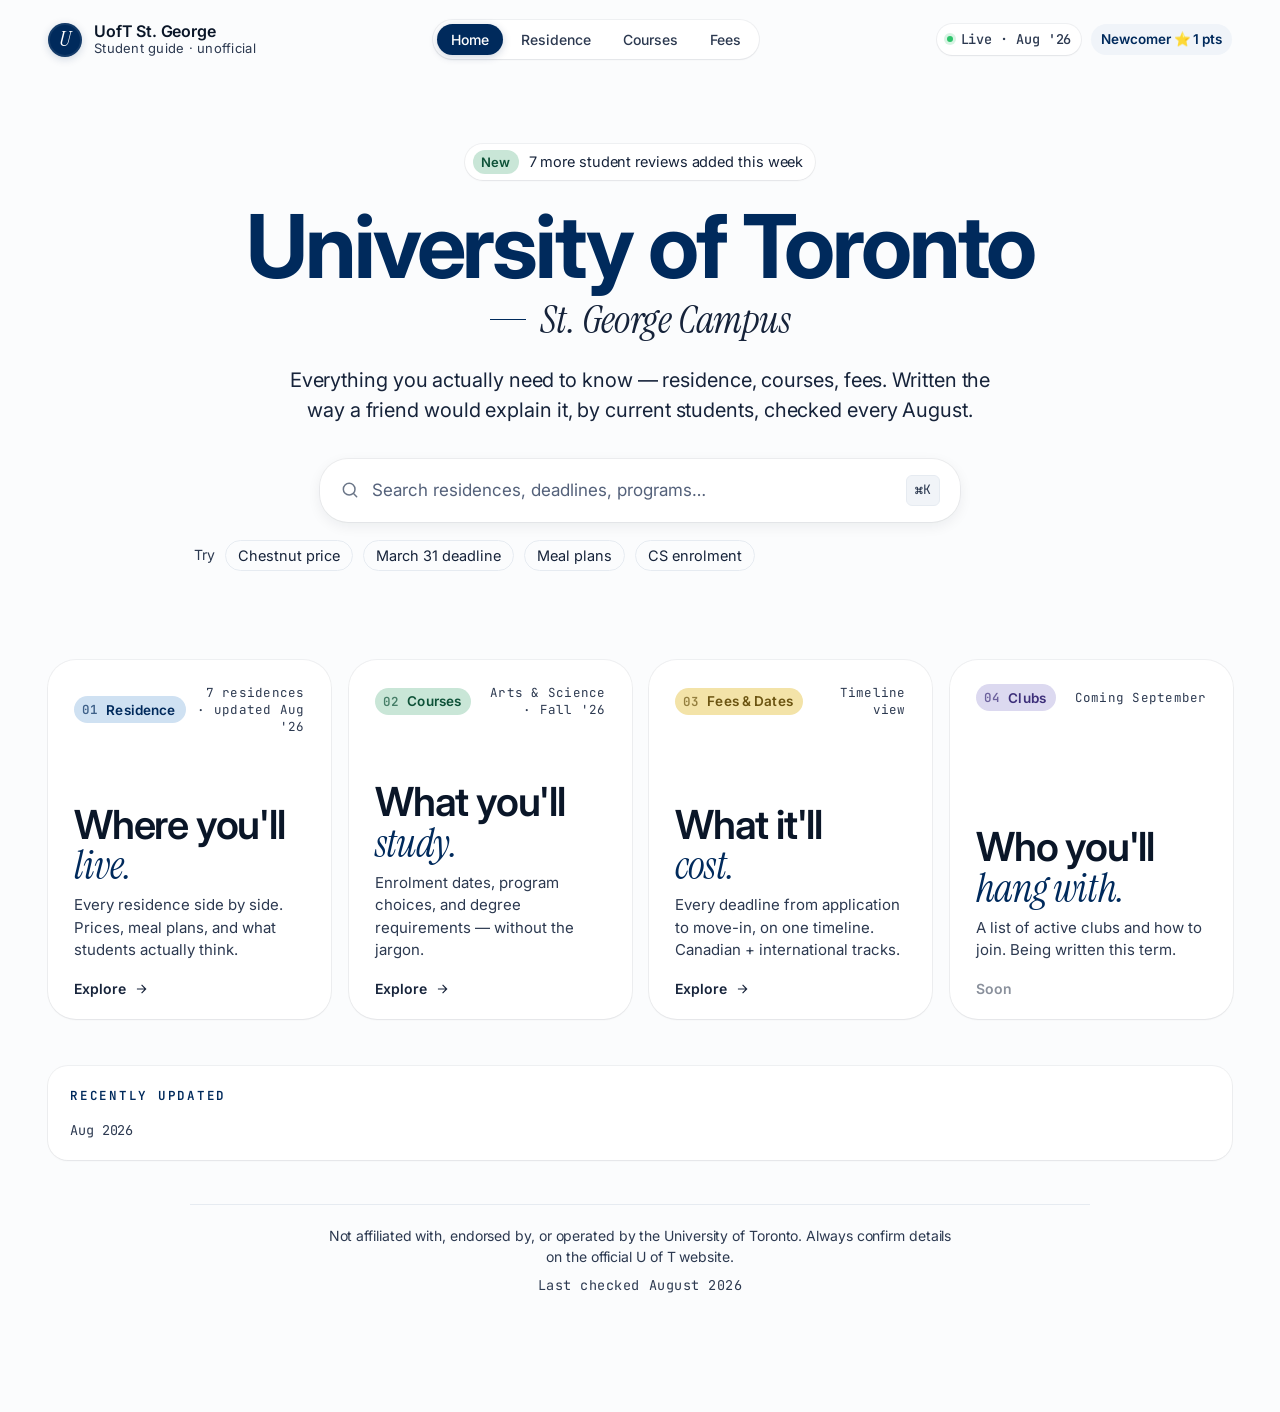
<file: index-v1-colorful.html>
<!DOCTYPE html>
<html lang="en">
<head>
  <meta charset="UTF-8">
  <meta name="viewport" content="width=device-width, initial-scale=1.0">
  <meta name="robots" content="noindex, nofollow">
  <title>UofT St. George — Unofficial Student Guide</title>
  <meta name="description" content="A plain-language guide to residence, courses, fees and clubs at the University of Toronto St. George campus. Made by students, not by the university.">

  <link rel="preconnect" href="https://fonts.googleapis.com">
  <link rel="preconnect" href="https://fonts.gstatic.com" crossorigin>
  <link href="https://fonts.googleapis.com/css2?family=Instrument+Serif:ital@0;1&family=Inter:wght@400;500;600;700&family=JetBrains+Mono:wght@400;500&display=swap" rel="stylesheet">

  <link rel="stylesheet" href="style.css">
</head>
<body>

<div class="app">

  <!-- =========================================
       TOP NAV — 모든 화면 공통
       ========================================= -->
  <nav class="nav" aria-label="Primary">
    <a class="brand" href="#">
      <span class="brand__mark">U</span>
      <span class="brand__text">
        <span>UofT St. George</span>
        <small>Student guide · unofficial</small>
      </span>
    </a>

    <div class="nav__pills">
      <button type="button" class="nav__pill is-on" data-nav="home">Home</button>
      <button type="button" class="nav__pill" data-nav="residence">Residence</button>
      <button type="button" class="nav__pill" data-nav="courses">Courses</button>
      <button type="button" class="nav__pill" data-nav="fees">Fees</button>
    </div>

    <div class="nav__right">
      <span class="nav__badge nav__badge--live">
        <span class="dot"></span>Live · Aug '26
      </span>
      <span class="pointsbadge" id="points-badge" title="Earned by writing reviews. Saved on this device only."></span>
    </div>
  </nav>

<!-- =========================================
     VIEW 1: HOME
     ========================================= -->
<main class="sheet view is-active" id="view-home">

  <header class="masthead">
    <span class="hero__eyebrow">
      <em>New</em> 7 more student reviews added this week
    </span>
    <h1 class="title">
      University&nbsp;of&nbsp;Toronto
      <span class="title__sub">St.&nbsp;George Campus</span>
    </h1>
    <p class="hero__sub">
      Everything you actually need to know — residence, courses, fees. Written the way a friend would explain it, by current students, checked every August.
    </p>

    <!-- 검색: 카드 형태, 아래 suggest chips -->
    <label class="search">
      <span class="search__label" for="search">Search</span>
      <input
        class="search__input"
        id="search"
        type="text"
        placeholder="Search residences, deadlines, programs…"
        autocomplete="off">
      <span class="search__kbd">⌘K</span>
    </label>
    <div class="search__suggest">
      <span>Try</span>
      <button type="button" data-suggest="Chestnut">Chestnut price</button>
      <button type="button" data-suggest="March 31">March 31 deadline</button>
      <button type="button" data-suggest="Meal">Meal plans</button>
      <button type="button" data-suggest="Computer">CS enrolment</button>
    </div>
    <div class="searchresults" id="home-search-results" hidden></div>
  </header>

  <!-- 큰 컬러 섹션 카드 4개 (rows 자리에 대신) -->
  <nav class="sections" id="home-sections" aria-label="Sections">

    <button type="button" class="row section-card section-card--residence is-live" data-key="residence">
      <div class="section-card__top">
        <span class="section-card__badge"><span class="num">01</span>Residence</span>
        <span class="section-card__meta">7 residences · updated Aug '26</span>
      </div>
      <div>
        <span class="row__name section-card__name">Where you'll<br><em>live.</em></span>
        <p class="row__desc section-card__desc">Every residence side by side. Prices, meal plans, and what students actually think.</p>
        <span class="row__cue section-card__cta">
          Explore
          <svg width="14" height="14" viewBox="0 0 24 24" fill="none" stroke="currentColor" stroke-width="2"><path d="M5 12h14M13 5l7 7-7 7"/></svg>
        </span>
      </div>
    </button>

    <button type="button" class="row section-card section-card--courses is-live" data-key="courses">
      <div class="section-card__top">
        <span class="section-card__badge"><span class="num">02</span>Courses</span>
        <span class="section-card__meta">Arts &amp; Science · Fall '26</span>
      </div>
      <div>
        <span class="row__name section-card__name">What you'll<br><em>study.</em></span>
        <p class="row__desc section-card__desc">Enrolment dates, program choices, and degree requirements — without the jargon.</p>
        <span class="row__cue section-card__cta">
          Explore
          <svg width="14" height="14" viewBox="0 0 24 24" fill="none" stroke="currentColor" stroke-width="2"><path d="M5 12h14M13 5l7 7-7 7"/></svg>
        </span>
      </div>
    </button>

    <button type="button" class="row section-card section-card--fees is-live" data-key="fees">
      <div class="section-card__top">
        <span class="section-card__badge"><span class="num">03</span>Fees &amp; Dates</span>
        <span class="section-card__meta">Timeline view</span>
      </div>
      <div>
        <span class="row__name section-card__name">What it'll<br><em>cost.</em></span>
        <p class="row__desc section-card__desc">Every deadline from application to move-in, on one timeline. Canadian + international tracks.</p>
        <span class="row__cue section-card__cta">
          Explore
          <svg width="14" height="14" viewBox="0 0 24 24" fill="none" stroke="currentColor" stroke-width="2"><path d="M5 12h14M13 5l7 7-7 7"/></svg>
        </span>
      </div>
    </button>

    <button type="button" class="row section-card section-card--clubs is-soon" data-key="clubs">
      <div class="section-card__top">
        <span class="section-card__badge"><span class="num">04</span>Clubs</span>
        <span class="section-card__meta">Coming September</span>
      </div>
      <div>
        <span class="row__name section-card__name">Who you'll<br><em>hang with.</em></span>
        <p class="row__desc section-card__desc">A list of active clubs and how to join. Being written this term.</p>
        <span class="row__cue section-card__cta">Soon</span>
      </div>
    </button>

  </nav>

  <!-- 홈 하단 최근 업데이트 -->
  <div class="updatelog" id="update-log"></div>

  <footer class="colophon">
    <p class="colophon__legal">
      Not affiliated with, endorsed by, or operated by the University of Toronto.
      Always confirm details on the official U&nbsp;of&nbsp;T website.
    </p>
    <p class="colophon__date">Last checked <time datetime="2026-08">August 2026</time></p>
  </footer>

</main>


<!-- =========================================
     VIEW 2: RESIDENCE list
     ========================================= -->
<main class="sheet view" id="view-residence" hidden>

  <button type="button" class="backlink" data-back>
    <svg width="14" height="14" viewBox="0 0 24 24" fill="none" stroke="currentColor" stroke-width="2"><path d="M15 6l-6 6 6 6"/></svg>
    Home
  </button>

  <div class="page-head">
    <div>
      <span class="page-head__kicker">
        <svg width="10" height="10" viewBox="0 0 24 24" fill="currentColor"><circle cx="12" cy="12" r="6"/></svg>
        Section 01 · Residence
      </span>
      <h2 class="page-title">Where you'll <em>live.</em></h2>
    </div>
  </div>

  <p class="lede">
    Every residence on the St.&nbsp;George campus, side by side. Figures come from U&nbsp;of&nbsp;T's official housing page — always confirm before you apply.
  </p>

  <div class="keybox keybox--alert">
    <div class="keybox__icon">!</div>
    <div>
      <p class="keybox__main">First-year residence guarantee</p>
      <p class="keybox__sub">
        Finish your U&nbsp;of&nbsp;T Residence Portal application by <strong>March&nbsp;31</strong>
        and accept your admission offer by <strong>June&nbsp;2</strong>. Miss either date and the
        guarantee is gone.
      </p>
    </div>
  </div>

  <!-- Sort -->
  <div class="sortbar">
    <span class="sortbar__label">Sort</span>
    <div class="sortbar__group">
      <button type="button" class="sortbtn is-on" data-sort="price" aria-pressed="true">Lowest price</button>
      <button type="button" class="sortbtn" data-sort="name" aria-pressed="false">A–Z</button>
    </div>
  </div>

  <!-- Filter -->
  <div class="sortbar sortbar--filter">
    <span class="sortbar__label">Filter</span>
    <button type="button" class="filterbtn" data-filter="meal" aria-pressed="false">Meal included</button>
    <button type="button" class="filterbtn" data-filter="open" aria-pressed="false">Open over winter break</button>
    <button type="button" class="filterbtn" data-filter="budget" aria-pressed="false">Under $20,000</button>
  </div>

  <p class="count" id="res-count"></p>

  <div class="cards" id="res-list"></div>

  <p class="colophon__date">Last checked <time datetime="2026-08">August 2026</time></p>

</main>


<!-- =========================================
     VIEW 3: Residence Detail
     ========================================= -->
<main class="sheet view" id="view-detail" hidden>
  <button type="button" class="backlink" data-back-to="residence">
    <svg width="14" height="14" viewBox="0 0 24 24" fill="none" stroke="currentColor" stroke-width="2"><path d="M15 6l-6 6 6 6"/></svg>
    Residences
  </button>
  <div id="detail-body"></div>
</main>


<!-- =========================================
     VIEW 4: Fees & Dates
     ========================================= -->
<main class="sheet view" id="view-fees" hidden>

  <button type="button" class="backlink" data-back>
    <svg width="14" height="14" viewBox="0 0 24 24" fill="none" stroke="currentColor" stroke-width="2"><path d="M15 6l-6 6 6 6"/></svg>
    Home
  </button>

  <div class="page-head">
    <div>
      <span class="page-head__kicker">
        <svg width="10" height="10" viewBox="0 0 24 24" fill="currentColor"><circle cx="12" cy="12" r="6"/></svg>
        Section 03 · Fees &amp; Dates
      </span>
      <h2 class="page-title">What it'll <em>cost.</em></h2>
    </div>
  </div>

  <ul class="lede">
    <li>Every deadline from application to move-in, in order.</li>
    <li>Some steps are the same for everyone; others only apply to one group.</li>
    <li>Pick which applies to you below.</li>
  </ul>

  <div class="sortbar">
    <span class="sortbar__label">I am</span>
    <div class="sortbar__group">
      <button type="button" class="sortbtn is-on" data-audience="domestic" aria-pressed="true">Canadian</button>
      <button type="button" class="sortbtn" data-audience="international" aria-pressed="false">International</button>
    </div>
  </div>

  <nav class="feescats" id="fees-categories"></nav>

  <div id="fees-items" hidden>
    <button type="button" class="backlink backlink--inner" data-fees-back>
      <svg width="14" height="14" viewBox="0 0 24 24" fill="none" stroke="currentColor" stroke-width="2"><path d="M15 6l-6 6 6 6"/></svg>
      Categories
    </button>
    <h3 class="page-title fees-items__title" id="fees-items-title"></h3>
    <div class="timeline" id="fees-timeline"></div>
  </div>

  <p class="colophon__date">Last checked <time datetime="2026-08">August 2026</time></p>

</main>


<!-- =========================================
     VIEW 5: Courses
     ========================================= -->
<main class="sheet view" id="view-courses" hidden>

  <button type="button" class="backlink" data-back>
    <svg width="14" height="14" viewBox="0 0 24 24" fill="none" stroke="currentColor" stroke-width="2"><path d="M15 6l-6 6 6 6"/></svg>
    Home
  </button>

  <div class="page-head">
    <div>
      <span class="page-head__kicker">
        <svg width="10" height="10" viewBox="0 0 24 24" fill="currentColor"><circle cx="12" cy="12" r="6"/></svg>
        Section 02 · Courses
      </span>
      <h2 class="page-title">What you'll <em>study.</em></h2>
    </div>
  </div>

  <ul class="lede">
    <li>Based on the Faculty of Arts &amp; Science, St.&nbsp;George.</li>
    <li>Other faculties (Engineering, Music, etc.) run on different dates.</li>
  </ul>

  <nav class="feescats" id="courses-categories"></nav>

  <p class="colophon__date">Last checked <time datetime="2026-08">August 2026</time></p>

</main>


<!-- =========================================
     VIEW 6: Course sub-page (reused)
     ========================================= -->
<main class="sheet view" id="view-course-page" hidden>
  <button type="button" class="backlink" data-course-back>
    <svg width="14" height="14" viewBox="0 0 24 24" fill="none" stroke="currentColor" stroke-width="2"><path d="M15 6l-6 6 6 6"/></svg>
    Back
  </button>
  <p class="crumb" id="course-crumb"></p>
  <h2 class="page-title" id="course-page-title"></h2>
  <div id="course-page-content"></div>
</main>


</div><!-- /.app -->

<!-- Toast -->
<div class="toast" id="toast" role="status" aria-live="polite"></div>

<!-- Data + engine -->
<script src="data.js"></script>
<script src="app.js"></script>

<script>
/* ==================================================
   새 shell 전용 소규모 스크립트 (app.js 엔진과 공존)
   ==================================================
   1) 뷰 전환에 부드러운 페이드 애니메이션 붙이기
   2) 상단 nav pill을 현재 뷰와 동기화
   3) suggest chips를 검색창에 연결
   4) ⌘K 단축키
   -------------------------------------------------- */
(function () {
  // (1) 뷰 전환 페이드 — app.js가 hidden 을 토글할 때마다 fade-in 클래스를 붙임
  // 이미 app.js에서 view-fade 클래스를 붙이지만, CSS만 새로 정의하면 됩니다.

  // (2) Nav pill 동기화 — 어떤 뷰가 보이는지 감지해서 pill의 is-on 클래스 갱신
  function activePill(){
    const views = ['home','residence','detail','fees','courses','coursePage'];
    let current = 'home';
    if (!document.getElementById('view-residence').hidden) current = 'residence';
    if (!document.getElementById('view-detail').hidden)    current = 'residence';   // detail은 residence pill
    if (!document.getElementById('view-fees').hidden)      current = 'fees';
    if (!document.getElementById('view-courses').hidden)   current = 'courses';
    if (!document.getElementById('view-course-page').hidden) current = 'courses';

    document.querySelectorAll('.nav__pill').forEach(p => {
      p.classList.toggle('is-on', p.dataset.nav === current);
    });
  }

  // MutationObserver: view <main>의 hidden 속성이 바뀔 때마다 pill 갱신 + view-fade 부여
  const viewIds = ['view-home','view-residence','view-detail','view-fees','view-courses','view-course-page'];
  viewIds.forEach(id => {
    const el = document.getElementById(id);
    if (!el) return;
    new MutationObserver(muts => {
      muts.forEach(m => {
        if (m.attributeName === 'hidden' && !el.hidden){
          el.classList.remove('view-fade');
          void el.offsetWidth;
          el.classList.add('view-fade');
        }
      });
      activePill();
    }).observe(el, { attributes:true, attributeFilter:['hidden'] });
  });

  // Nav pill 클릭 → 해당 뷰로 이동
  document.querySelectorAll('.nav__pill').forEach(pill => {
    pill.addEventListener('click', () => {
      const target = pill.dataset.nav;
      if (typeof showView === 'function') showView(target);
    });
  });

  // (3) suggest chips → 검색창에 값 넣고 input 이벤트 발화
  document.querySelectorAll('[data-suggest]').forEach(btn => {
    btn.addEventListener('click', () => {
      const input = document.getElementById('search');
      if (!input) return;
      input.value = btn.dataset.suggest;
      input.focus();
      input.dispatchEvent(new Event('input', { bubbles:true }));
    });
  });

  // (4) ⌘K / Ctrl+K → 검색 포커스
  document.addEventListener('keydown', (e) => {
    if ((e.metaKey || e.ctrlKey) && e.key.toLowerCase() === 'k'){
      e.preventDefault();
      document.getElementById('search')?.focus();
    }
  });
})();
</script>

</body>
</html>
</file>
<file: style.css>
/* ============================================================
   UofT St. George — Unofficial Student Guide
   New design system: soft white · U of T Blue · Inter type
   ============================================================
   Style guide:
   - Background: #fbfcfd (subtle cool white)
   - Brand: U of T Blue #002A5C (official PMS 282)
   - Ink: #0a1628 navy-tinted charcoal
   - Type: Inter 400/500/600/700, Instrument Serif italic accents,
           JetBrains Mono for micro-labels
   - Motion: cubic-bezier(0.22, 1, 0.36, 1) 220–500ms
   ============================================================ */

/* ============ TOKENS ============ */
:root{
  --bg:#fbfcfd;
  --bg-2:#f1f4f8;
  --surface:#ffffff;
  --surface-2:#f6f8fb;
  --border:#e6ebf1;
  --border-strong:#cfd6df;
  --ink:#0a1628;
  --ink-2:#16233a;   /* 본문 — 사실상 검정, 읽기 편하게 */
  --ink-3:#2c3950;   /* 보조 설명 — 진하게 */
  --ink-4:#54617a;   /* 작은 메타 정보 */
  --muted:#68758a;

  /* U of T official brand */
  --uoft:#002A5C;
  --uoft-2:#0f4285;
  --uoft-3:#1b5aac;
  --uoft-soft:#e0e8f2;
  --uoft-tint:#f0f4f9;
  --boundless:#007FA3;
  --boundless-soft:#d9edf3;

  /* Accent palette — pastel, harmonizes with U of T blue */
  --c-sky:#cfe1f2;       --c-sky-ink:#002A5C;
  --c-mint:#c9e6d7;      --c-mint-ink:#0e5238;
  --c-butter:#f3e3a8;    --c-butter-ink:#6b5411;
  --c-lilac:#dcd9f0;     --c-lilac-ink:#3d2f7a;
  --c-peach:#f3d5c0;     --c-peach-ink:#7a3a15;
  --c-rose:#f1cfd8;      --c-rose-ink:#7a1e3d;

  --highlight:#fef3c7;
  --highlight-line:#e0c65b;

  /* Semantic (used by app.js state colors — map to something coherent) */
  --ok:#0F7A4D;
  --warn:#C05A16;
  --info:#1b5aac;

  --sans:"Inter", -apple-system, BlinkMacSystemFont, "Helvetica Neue", Arial, sans-serif;
  --serif:"Instrument Serif", Georgia, "Times New Roman", serif;
  --mono:"JetBrains Mono", "SF Mono", Menlo, monospace;

  --r-xs:6px;
  --r-sm:10px;
  --r-md:14px;
  --r-lg:20px;
  --r-xl:28px;

  --shadow-xs:0 1px 2px rgba(10,22,40,0.04);
  --shadow-sm:0 1px 2px rgba(10,22,40,0.05), 0 0 0 1px rgba(10,22,40,0.05);
  --shadow-md:0 4px 14px rgba(10,22,40,0.07), 0 0 0 1px rgba(10,22,40,0.05);
  --shadow-lg:0 14px 34px rgba(10,22,40,0.10), 0 0 0 1px rgba(10,22,40,0.05);
  --shadow-brand:0 10px 28px rgba(0,42,92,0.22);

  --ease-out:cubic-bezier(0.22, 1, 0.36, 1);
  --ease-spring:cubic-bezier(0.34, 1.56, 0.64, 1);
  --ease-smooth:cubic-bezier(0.4, 0, 0.2, 1);
}

/* ============ BASE ============ */
*, *::before, *::after{ box-sizing:border-box; margin:0; padding:0 }
html{ -webkit-text-size-adjust:100%; scroll-behavior:smooth }
body{
  background:var(--bg);
  color:var(--ink);
  font-family:var(--sans);
  font-size:17px;
  line-height:1.55;
  min-height:100vh;
  -webkit-font-smoothing:antialiased;
  letter-spacing:-0.005em;
}
button{ font-family:inherit; color:inherit; cursor:pointer }
a{ color:var(--uoft); text-decoration:none }
a:hover{ text-decoration:underline; text-underline-offset:3px }

/* ============ APP SHELL ============ */
.app{
  max-width:1440px;
  margin:0 auto;
  padding:0 clamp(16px, 4vw, 48px);
}

/* ============ TOP NAV ============ */
.nav{
  display:flex;
  align-items:center;
  justify-content:space-between;
  gap:20px;
  padding:20px 0;
  flex-wrap:wrap;
}
.brand{
  display:flex;
  align-items:center;
  gap:12px;
  font-weight:600;
  font-size:16px;
  color:var(--ink);
  text-decoration:none;
  letter-spacing:-0.01em;
}
.brand:hover{ text-decoration:none }
.brand__mark{
  width:34px; height:34px;
  border-radius:50%;
  background:var(--uoft);
  color:#fff;
  display:flex; align-items:center; justify-content:center;
  font-family:var(--serif);
  font-style:italic;
  font-size:22px;
  font-weight:400;
  letter-spacing:-0.02em;
  box-shadow:0 2px 8px rgba(0,42,92,0.18), inset 0 0 0 2px rgba(255,255,255,0.08);
  transition:transform 0.4s var(--ease-spring);
}
.brand:hover .brand__mark{ transform:rotate(-8deg) scale(1.06) }
.brand__text{ display:flex; flex-direction:column; line-height:1.2 }
.brand__text small{
  font-size:13px;
  color:var(--ink-3);
  font-weight:400;
  letter-spacing:0.02em;
}

.nav__pills{
  display:flex;
  gap:4px;
  padding:4px;
  background:var(--surface);
  border-radius:999px;
  box-shadow:var(--shadow-sm);
}
.nav__pill{
  padding:7px 14px;
  border:0;
  border-radius:999px;
  background:transparent;
  font-size:14px;
  font-weight:500;
  color:var(--ink-3);
  transition:color 0.25s var(--ease-out), background 0.25s var(--ease-out);
}
.nav__pill:hover{ color:var(--ink) }
.nav__pill.is-on{
  background:var(--uoft);
  color:#fff;
  box-shadow:0 2px 8px rgba(0,42,92,0.2);
}

.nav__right{
  display:flex;
  align-items:center;
  gap:10px;
  font-family:var(--mono);
  font-size:13.5px;
  color:var(--ink-3);
}
.nav__badge{
  display:inline-flex;
  align-items:center;
  gap:8px;
  padding:5px 10px;
  background:var(--surface);
  border-radius:999px;
  box-shadow:var(--shadow-sm);
  font-weight:500;
}
.nav__badge .dot{
  width:6px; height:6px;
  border-radius:50%;
  background:#2ec46b;
  box-shadow:0 0 0 3px rgba(46,196,107,0.18);
  animation:pulse 2.4s ease-in-out infinite;
}
@keyframes pulse{
  0%,100%{ box-shadow:0 0 0 3px rgba(46,196,107,0.18) }
  50%    { box-shadow:0 0 0 6px rgba(46,196,107,0.05) }
}

.pointsbadge{
  display:inline-flex;
  align-items:center;
  gap:8px;
  padding:5px 10px;
  background:var(--uoft-tint);
  color:var(--uoft);
  border-radius:999px;
  font-family:var(--sans);
  font-size:13.5px;
  font-weight:600;
  cursor:default;
}
.pointsbadge:empty{ display:none }

/* ============ VIEWS (sheets) ============ */
.sheet{
  padding:14px 0 96px;
  min-height:400px;
}
.sheet[hidden]{ display:none }
.view-fade{
  animation:viewIn 0.5s var(--ease-out) both;
}
@keyframes viewIn{
  from{ opacity:0; transform:translateY(12px) }
  to  { opacity:1; transform:translateY(0) }
}

/* ============ MASTHEAD / HERO ============ */
.masthead{
  max-width:900px;
  margin-inline:auto;
  padding:clamp(28px,4vw,52px) 0 clamp(32px,4vw,52px);
  text-align:center;
}
.hero__eyebrow{
  display:inline-flex;
  align-items:center;
  gap:10px;
  padding:6px 12px 6px 8px;
  background:var(--surface);
  border-radius:999px;
  font-size:14.5px;
  color:var(--ink-2);
  box-shadow:var(--shadow-sm);
  margin-bottom:24px;
  transition:transform 0.3s var(--ease-spring);
}
.hero__eyebrow:hover{ transform:translateY(-1px) }
.hero__eyebrow em{
  display:inline-block;
  padding:2px 8px;
  background:var(--c-mint);
  color:var(--c-mint-ink);
  border-radius:999px;
  font-style:normal;
  font-weight:600;
  font-size:13px;
  letter-spacing:0.02em;
}

.title{
  font-size:clamp(44px, 7.4vw, 88px);
  line-height:0.96;
  letter-spacing:-0.035em;
  font-weight:700;
  color:var(--uoft);
  max-width:14ch;
  margin-inline:auto;
  text-wrap:balance;
}
.title__sub{
  display:block;
  margin-top:10px;
  font-family:var(--serif);
  font-style:italic;
  font-weight:400;
  color:var(--ink-2);
  font-size:0.44em;
  letter-spacing:-0.015em;
  line-height:1.1;
}
.title__sub::before{
  content:"";
  display:inline-block;
  width:36px;
  height:1px;
  background:var(--uoft);
  vertical-align:middle;
  margin-right:14px;
  transform:translateY(-3px);
}

.hero__sub{
  margin-top:24px;
  margin-inline:auto;
  font-size:20px;
  line-height:1.5;
  color:var(--ink-2);
  max-width:56ch;
  text-wrap:pretty;
}

/* ============ SEARCH ============ */
.search{
  position:relative;
  display:flex;
  align-items:center;
  gap:18px;
  padding:16px 20px 16px 52px;
  margin-top:34px;
  margin-inline:auto;
  background:var(--surface);
  border-radius:var(--r-xl);
  box-shadow:var(--shadow-md);
  transition:box-shadow 0.3s var(--ease-out), transform 0.3s var(--ease-out);
  max-width:640px;
  text-align:left;
}
.search:focus-within{
  box-shadow:var(--shadow-lg), 0 0 0 3px var(--uoft-soft);
  transform:translateY(-2px);
}
.search__label{
  position:absolute;
  left:20px;
  top:50%;
  transform:translateY(-50%);
  width:20px; height:20px;
  font-size:0;
}
.search__label::before{
  content:"";
  position:absolute;
  inset:0;
  background:url("data:image/svg+xml;utf8,<svg xmlns='http://www.w3.org/2000/svg' viewBox='0 0 24 24' fill='none' stroke='%236b7688' stroke-width='1.8' stroke-linecap='round' stroke-linejoin='round'><circle cx='11' cy='11' r='7'/><path d='m20 20-3.5-3.5'/></svg>") center/20px no-repeat;
}
.search__input{
  flex:1; min-width:0;
  border:0; outline:0;
  background:transparent;
  font-size:17px;
  font-family:inherit;
  color:var(--ink);
}
.search__input::placeholder{ color:var(--ink-4) }
.search__kbd{
  display:inline-flex;
  align-items:center;
  font-family:var(--mono);
  font-size:13px;
  color:var(--ink-3);
  padding:4px 8px;
  background:var(--bg-2);
  border-radius:6px;
  border:1px solid var(--border);
}
.search__suggest{
  display:flex; gap:10px; flex-wrap:wrap;
  margin-top:18px;
  padding-left:4px;
  max-width:640px;
}
.search__suggest > span{
  font-size:14px;
  color:var(--ink-3);
  align-self:center;
}
.search__suggest button{
  padding:6px 12px;
  border:1px solid var(--border);
  border-radius:999px;
  background:transparent;
  font-size:14.5px;
  color:var(--ink-2);
  transition:all 0.2s var(--ease-out);
  font-family:inherit;
}
.search__suggest button:hover{
  background:var(--surface);
  border-color:var(--border-strong);
  transform:translateY(-1px);
}

/* Search results dropdown */
.searchresults{
  margin-top:18px;
  margin-inline:auto;
  max-width:640px;
  background:var(--surface);
  border-radius:var(--r-lg);
  box-shadow:var(--shadow-md);
  overflow:hidden;
  text-align:left;
}
.searchresult{
  display:grid;
  grid-template-columns:96px 1fr auto;
  gap:18px;
  align-items:baseline;
  width:100%;
  padding:12px 18px;
  border:0;
  border-bottom:1px solid var(--border);
  background:transparent;
  text-align:left;
  transition:background 0.15s ease;
}
.searchresult:last-child{ border-bottom:0 }
.searchresult:hover{ background:var(--surface-2) }
.searchresult__kind{
  font-family:var(--mono);
  font-size:12.5px;
  letter-spacing:0.08em;
  text-transform:uppercase;
  color:var(--uoft);
  font-weight:600;
}
.searchresult__label{
  font-size:15.5px;
  font-weight:500;
  color:var(--ink);
}
.searchresult__sub{
  font-size:14.5px;
  color:var(--ink-3);
  font-family:var(--mono);
}

/* ============ SECTION CARDS (home) ============ */
.sections{
  display:grid;
  grid-template-columns:repeat(2, 1fr);
  gap:18px;
  margin-top:clamp(28px,3vw,38px);
  border:0;
}
@media(min-width:1100px){ .sections{ grid-template-columns:repeat(4, 1fr) } }
@media(max-width:720px){ .sections{ grid-template-columns:1fr } }

.section-card{
  position:relative;
  display:flex;
  flex-direction:column;
  justify-content:space-between;
  min-height:220px;
  padding:24px 26px 22px;
  border-radius:var(--r-xl);
  border:0;
  background:var(--surface);
  box-shadow:var(--shadow-sm);
  text-align:left;
  overflow:hidden;
  transition:transform 0.4s var(--ease-out), box-shadow 0.4s var(--ease-out);
  /* override any .row default */
  grid-template-columns:none;
  gap:0;
  align-items:stretch;
}
.section-card::before{
  content:"";
  position:absolute;
  inset:0;
  background:var(--card-bg, transparent);
  opacity:0;
  transition:opacity 0.4s var(--ease-out);
  pointer-events:none;
}
.section-card:hover:not(.is-soon){
  transform:translateY(-4px);
  box-shadow:var(--shadow-lg);
}
.section-card:hover:not(.is-soon)::before{ opacity:1 }
.section-card > *{ position:relative; z-index:1 }

.section-card__top{
  display:flex;
  align-items:center;
  justify-content:space-between;
  gap:10px;
  margin-bottom:auto;
}
.section-card__badge{
  display:inline-flex;
  align-items:center;
  gap:8px;
  padding:5px 10px 5px 8px;
  border-radius:999px;
  background:var(--badge-bg);
  color:var(--badge-ink);
  font-size:13.5px;
  font-weight:600;
  letter-spacing:0.01em;
  white-space:nowrap;   /* 배지 글자는 절대 줄바꿈 금지 — "04"와 겹침 방지 */
  flex:none;            /* 좁아져도 배지가 찌그러지지 않게 */
  transition:transform 0.4s var(--ease-spring);
}
.section-card:hover:not(.is-soon) .section-card__badge{ transform:scale(1.06) }
.section-card__badge .num{
  font-family:var(--mono);
  font-size:12.5px;
  opacity:0.7;
}
.section-card__meta{
  font-family:var(--mono);
  font-size:12.5px;
  color:var(--ink-3);
  letter-spacing:0.02em;
  text-align:right;   /* 배지가 안 꺾이는 대신 이쪽이 줄바꿈 — 오른쪽 정렬로 깔끔하게 */
}
.section-card__name{
  margin-top:64px !important;
  font-family:var(--sans) !important;
  font-size:clamp(30px, 3.5vw, 40px);
  line-height:1.02;
  letter-spacing:-0.03em;
  font-weight:600;
  color:var(--ink);
  transition:transform 0.4s var(--ease-out);
  display:block;
}
.section-card__name em{
  font-family:var(--serif);
  font-style:italic;
  font-weight:400;
  color:var(--uoft);
  letter-spacing:-0.02em;
}
.section-card:hover:not(.is-soon) .section-card__name{ transform:translateX(2px) }
.section-card__desc{
  margin-top:8px !important;
  font-size:15px !important;
  line-height:1.5;
  color:var(--ink-3) !important;
  max-width:38ch;
  display:block;
}
.section-card__cta{
  display:inline-flex !important;
  align-items:center;
  gap:8px;
  margin-top:20px;
  font-family:var(--sans) !important;
  font-size:14px !important;
  font-weight:600;
  color:var(--ink-2);
  transition:gap 0.35s var(--ease-out), color 0.3s var(--ease-out);
  line-height:1 !important;
}
.section-card:hover:not(.is-soon) .section-card__cta{ gap:14px; color:var(--uoft) }

/* Per-section colors */
.section-card--residence{
  --card-bg:linear-gradient(135deg, var(--c-sky) 0%, transparent 60%);
  --badge-bg:var(--c-sky);   --badge-ink:var(--c-sky-ink);
}
.section-card--courses{
  --card-bg:linear-gradient(135deg, var(--c-mint) 0%, transparent 60%);
  --badge-bg:var(--c-mint);  --badge-ink:var(--c-mint-ink);
}
.section-card--fees{
  --card-bg:linear-gradient(135deg, var(--c-butter) 0%, transparent 60%);
  --badge-bg:var(--c-butter); --badge-ink:var(--c-butter-ink);
}
.section-card--clubs{
  --card-bg:linear-gradient(135deg, var(--c-lilac) 0%, transparent 60%);
  --badge-bg:var(--c-lilac); --badge-ink:var(--c-lilac-ink);
}
.section-card--facilities{
  --card-bg:linear-gradient(135deg, var(--c-peach) 0%, transparent 60%);
  --badge-bg:var(--c-peach); --badge-ink:var(--c-peach-ink);
}
.section-card.is-soon{ cursor:not-allowed; opacity:0.55 }
.section-card.is-soon .section-card__cta{ opacity:0.5 }

/* Section card entrance stagger */
#view-home.view-fade .section-card{ animation:cardPop 0.6s var(--ease-out) both }
#view-home.view-fade .section-card:nth-child(1){ animation-delay:0.05s }
#view-home.view-fade .section-card:nth-child(2){ animation-delay:0.11s }
#view-home.view-fade .section-card:nth-child(3){ animation-delay:0.17s }
#view-home.view-fade .section-card:nth-child(4){ animation-delay:0.23s }
@keyframes cardPop{
  from{ opacity:0; transform:translateY(14px) scale(0.97) }
  to  { opacity:1; transform:translateY(0) scale(1) }
}

/* ============ UPDATELOG (홈 하단) ============ */
.updatelog{
  margin-top:clamp(32px,4vw,48px);
  padding:20px 22px;
  background:var(--surface);
  border-radius:var(--r-lg);
  box-shadow:var(--shadow-sm);
}
.updatelog:empty{ display:none }
.updatelog__head{
  font-family:var(--mono);
  font-size:12.5px;
  letter-spacing:0.14em;
  text-transform:uppercase;
  color:var(--uoft);
  font-weight:600;
  margin-bottom:14px;
}
.updatelog__list{
  list-style:none;
  display:flex;
  flex-direction:column;
  gap:10px;
}
.updatelog__list li{
  font-size:15px;
  color:var(--ink-2);
  line-height:1.5;
  display:flex;
  gap:14px;
  align-items:baseline;
}
.updatelog__date{
  flex:none;
  font-family:var(--mono);
  font-size:13.5px;
  color:var(--ink-3);
  min-width:70px;
}

/* ============ COLOPHON (footer) ============ */
.colophon{
  max-width:900px;
  margin:44px auto 0;
  padding:20px 0;
  border-top:1px solid var(--border);
  text-align:center;
}
.colophon__legal{
  font-size:14px;
  color:var(--ink-3);
  line-height:1.5;
  max-width:70ch;
  margin:0 auto 8px;
}
.colophon__date{
  font-family:var(--mono);
  font-size:13.5px;
  color:var(--ink-3);
  letter-spacing:0.04em;
}
.colophon__more{ font-size:14px; color:var(--ink-3); text-align:center; margin-bottom:14px }

/* ============ BACKLINK ============ */
.backlink{
  display:inline-flex;
  align-items:center;
  gap:8px;
  padding:8px 14px 8px 10px;
  margin-bottom:30px;
  border:0;
  border-radius:999px;
  background:var(--surface);
  box-shadow:var(--shadow-sm);
  font-size:14px;
  font-weight:500;
  color:var(--ink-2);
  transition:all 0.3s var(--ease-out);
}
.backlink:hover{
  transform:translateX(-3px);
  box-shadow:var(--shadow-md);
  color:var(--ink);
  text-decoration:none;
}
.backlink svg{ transition:transform 0.3s var(--ease-out) }
.backlink:hover svg{ transform:translateX(-2px) }
.backlink--inner{ margin-top:26px }

/* ============ PAGE HEAD ============ */
.page-head{
  display:flex;
  align-items:center;
  justify-content:center;
  gap:30px;
  max-width:900px;
  margin-inline:auto;
  padding:8px 0 20px;
  flex-wrap:wrap;
  text-align:center;
}
.page-head__kicker{
  display:inline-flex;
  align-items:center;
  gap:10px;
  padding:5px 12px 5px 10px;
  background:var(--c-sky);
  color:var(--c-sky-ink);
  border-radius:999px;
  font-size:13.5px;
  font-weight:600;
  margin-bottom:18px;
}
.page-title{
  font-size:clamp(52px, 8.5vw, 84px);
  line-height:1.0;
  letter-spacing:-0.035em;
  font-weight:700;
  color:var(--uoft);
  max-width:20ch;
  margin-inline:auto;
  text-align:center;
  text-wrap:balance;
}
.page-title em{
  font-family:var(--serif);
  font-style:italic;
  font-weight:400;
  color:var(--uoft);
}
.fees-items__title{ margin-top:10px; font-size:clamp(32px,5vw,44px) }

/* ============ LEDE (intro list / paragraph) ============ */
.lede{
  margin:14px auto clamp(24px,3vw,34px);
  padding-left:22px;
  font-size:18px;
  line-height:1.6;
  color:var(--ink-2);
  max-width:64ch;
}
ul.lede{ list-style:none; padding-left:0 }
ul.lede li{
  position:relative;
  padding-left:22px;
  margin-bottom:12px;
}
ul.lede li::before{
  content:"";
  position:absolute;
  left:2px;
  top:11px;
  width:6px; height:6px;
  border-radius:50%;
  background:var(--uoft);
}
ul.lede li strong{ font-weight:600; color:var(--ink) }


/* ============ KEYBOX (yellow alert) ============ */
.keybox{
  display:flex;
  gap:20px;
  padding:18px 22px;
  margin:20px 0 28px;
  background:linear-gradient(135deg, #fef3c7 0%, #fef9e7 100%);
  border-radius:var(--r-lg);
  border:1px solid var(--highlight-line);
  position:relative;
  overflow:hidden;
  max-width:none;
}
/* 마감 알림용 — 일반 keybox(노랑)와 구분되는 웜 레드 톤 */
.keybox--alert{
  background:linear-gradient(135deg, #fde4dc 0%, #fdf2ee 100%);
  border-color:#e9b6a0;
}
.keybox--alert .keybox__icon{
  background:var(--warn);
  color:#fff;
}
.keybox__icon{
  flex:none;
  width:36px; height:36px;
  border-radius:10px;
  background:var(--ink);
  color:#f3d97a;
  display:flex; align-items:center; justify-content:center;
  font-family:var(--serif);
  font-style:italic;
  font-size:24px;
  font-weight:400;
}
.keybox__main{
  font-size:17px;
  font-weight:600;
  color:var(--ink);
  margin-bottom:4px;
  line-height:1.35;
}
.keybox__sub{
  font-size:14.5px;
  line-height:1.55;
  color:var(--ink-2);
}
.keybox__sub strong{
  font-weight:600;
  background:rgba(10,22,40,0.08);
  padding:1px 5px;
  border-radius:4px;
  color:var(--ink);
}
.keybox__unit{
  font-family:var(--sans);
  font-size:14px;
  font-weight:500;
  color:var(--ink-3);
  margin-left:4px;
}

/* ============ SORTBAR / FILTER ============ */
.sortbar{
  display:flex;
  align-items:center;
  flex-wrap:wrap;
  gap:10px;
  margin-bottom:20px;
}
.sortbar__label{
  font-family:var(--mono);
  font-size:12.5px;
  letter-spacing:0.14em;
  text-transform:uppercase;
  color:var(--ink-3);
  margin-right:4px;
}
.sortbar__group{
  display:inline-flex;
  padding:3px;
  background:var(--surface);
  border-radius:999px;
  box-shadow:var(--shadow-sm);
}
.sortbtn{
  padding:7px 14px;
  border:0;
  background:transparent;
  border-radius:999px;
  font-family:inherit;
  font-size:14.5px;
  font-weight:500;
  color:var(--ink-3);
  transition:all 0.25s var(--ease-out);
}
.sortbtn:hover{ color:var(--ink) }
.sortbtn.is-on{
  background:var(--ink);
  color:#fff;
}
.filterbtn{
  padding:7px 12px;
  border:1px solid var(--border);
  background:var(--surface);
  border-radius:999px;
  font-family:inherit;
  font-size:14.5px;
  font-weight:500;
  color:var(--ink-2);
  transition:all 0.25s var(--ease-out);
}
.filterbtn:hover{ border-color:var(--border-strong); transform:translateY(-1px) }
.filterbtn.is-on{
  background:var(--uoft);
  color:#fff;
  border-color:var(--uoft);
  box-shadow:0 2px 8px rgba(0,42,92,0.2);
}
.sortbar--filter{ margin-bottom:24px }

.count{
  margin:10px 0 22px;
  font-family:var(--mono);
  font-size:13px;
  letter-spacing:0.08em;
  text-transform:uppercase;
  color:var(--ink-3);
  padding-top:0;
  border-top:0;
}

/* ============ RESIDENCE CARDS ============ */
.cards{
  display:grid;
  grid-template-columns:repeat(auto-fill, minmax(300px, 1fr));
  gap:18px;
}
.card{
  position:relative;
  display:flex;
  flex-direction:column;
  background:var(--surface);
  border-radius:var(--r-lg);
  box-shadow:var(--shadow-sm);
  border:0;
  overflow:hidden;
  text-align:left;
  transition:transform 0.4s var(--ease-out), box-shadow 0.4s var(--ease-out);
  padding:0;
  font-family:inherit;
}
.card:hover{
  transform:translateY(-4px);
  box-shadow:var(--shadow-lg);
}
.card__photo{
  position:relative;
  display:block;
  aspect-ratio:5/3.4;
  overflow:hidden;
  background:linear-gradient(135deg, var(--c-sky) 0%, var(--surface-2) 100%);
}
.card__img{
  width:100%; height:100%;
  object-fit:cover;
  display:block;
  transition:transform 0.6s var(--ease-out);
}
.card:hover .card__img{ transform:scale(1.04) }
.card__photo.is-empty{
  background:
    repeating-linear-gradient(135deg,
      transparent 0 10px,
      rgba(10,22,40,0.04) 10px 11px),
    linear-gradient(135deg, var(--c-sky) 0%, var(--surface-2) 100%);
}
.card__photo.is-empty::after{
  content:"no photo";
  position:absolute;
  inset:0;
  display:flex; align-items:center; justify-content:center;
  font-family:var(--mono);
  font-size:13px;
  letter-spacing:0.12em;
  text-transform:uppercase;
  color:var(--ink-4);
}
.card__body{
  display:flex;
  flex-direction:column;
  gap:4px;
  padding:16px 18px 18px;
  flex:1;
}
.card__name{
  font-size:19px;
  font-weight:600;
  letter-spacing:-0.02em;
  color:var(--ink);
  line-height:1.25;
}
.card__cue{ display:none } /* 새 톤에서는 화살표 대신 hover 상승 */
.card__price{
  margin-top:8px;
  font-size:22px;
  font-weight:600;
  letter-spacing:-0.02em;
  color:var(--ink);
  font-family:var(--sans);
}
.card__meta{
  margin-top:2px;
  font-size:14px;
  color:var(--ink-3);
  line-height:1.45;
}
.card__badges{
  display:flex;
  gap:6px;
  flex-wrap:wrap;
  margin-top:12px;
}
.badge{
  padding:3px 8px;
  border-radius:6px;
  font-size:13px;
  font-weight:500;
  background:var(--c-butter);
  color:var(--c-butter-ink);
  font-family:var(--sans);
}
/* Card stagger */
#view-residence.view-fade .card{ animation:cardPop 0.55s var(--ease-out) both }
#view-residence.view-fade .card:nth-child(1){ animation-delay:0.05s }
#view-residence.view-fade .card:nth-child(2){ animation-delay:0.09s }
#view-residence.view-fade .card:nth-child(3){ animation-delay:0.13s }
#view-residence.view-fade .card:nth-child(4){ animation-delay:0.17s }
#view-residence.view-fade .card:nth-child(5){ animation-delay:0.21s }
#view-residence.view-fade .card:nth-child(6){ animation-delay:0.25s }
#view-residence.view-fade .card:nth-child(7){ animation-delay:0.29s }
#view-residence.view-fade .card:nth-child(8){ animation-delay:0.33s }
#view-residence.view-fade .card:nth-child(9){ animation-delay:0.37s }
#view-residence.view-fade .card:nth-child(10){ animation-delay:0.41s }

/* ============ EMPTY STATE ============ */
.empty{
  margin:0;
  padding:32px 20px;
  background:var(--surface);
  border-radius:var(--r-lg);
  box-shadow:var(--shadow-sm);
  text-align:center;
  font-size:15px;
  color:var(--ink-3);
  font-family:inherit;
}
.empty--small{ padding:20px 16px; font-size:14px }

/* ============ TITLE + RATING (residence detail top) ============ */
.title-rating{
  font-family:var(--sans);
  font-size:0.42em;
  font-weight:600;
  color:var(--ink-2);
  margin-left:14px;
  vertical-align:middle;
  white-space:nowrap;
}
.title-rating__count{
  font-family:var(--mono);
  font-size:0.75em;
  font-weight:500;
  color:var(--ink-3);
  margin-left:6px;
}

/* ============ MEDIA STRIP (photos row) ============ */
.media{ margin:0 0 clamp(36px,7vw,52px) }
/* 사진 출처 표기 (Wikimedia Commons 등) */
.media__credit{
  margin:6px 2px 0;
  font-size:12.5px;
  color:var(--muted, #7a8699);
}
.media__credit a{
  color:inherit;
  text-decoration:underline;
  text-underline-offset:2px;
}
.strip{
  display:flex;
  gap:12px;
  overflow-x:auto;
  padding-bottom:8px;
  scroll-snap-type:x mandatory;
  -webkit-overflow-scrolling:touch;
}
.strip__img{
  flex:0 0 auto;
  width:min(78%, 320px);
  aspect-ratio:4/3;
  object-fit:cover;
  border-radius:var(--r-md);
  scroll-snap-align:start;
  box-shadow:var(--shadow-sm);
}
/* 사진이 한 장뿐일 때는 스크롤 필요 없이 가운데 정렬 + 조금 더 크게 */
.strip--single{
  justify-content:center;
  overflow-x:visible;
}
.strip--single .strip__img{
  width:min(100%, 420px);
}
.credit{
  margin-top:10px;
  font-family:var(--mono);
  font-size:13px;
  letter-spacing:0.04em;
  color:var(--ink-3);
}

/* Video */
.video{
  position:relative;
  width:100%;
  max-width:600px;
  margin:0 auto;
  aspect-ratio:16/9;
  border-radius:var(--r-md);
  overflow:hidden;
  background:var(--ink);
  box-shadow:var(--shadow-md);
}
.video iframe{
  position:absolute;
  inset:0;
  width:100%; height:100%;
  display:block;
  border:0;
}
/* 썸네일 클릭 -> 유튜브로 이동하는 링크형 비디오 카드 */
.video--link{
  display:block;
  cursor:pointer;
}
.video--link img{
  position:absolute;
  inset:0;
  width:100%; height:100%;
  object-fit:cover;
  display:block;
}
.video__play{
  position:absolute;
  top:50%; left:50%;
  transform:translate(-50%,-50%);
  width:56px; height:56px;
  border-radius:50%;
  background:rgba(0,0,0,0.65);
  color:#fff;
  display:flex;
  align-items:center;
  justify-content:center;
  font-size:20px;
  padding-left:3px; /* 삼각형 아이콘 시각 중심 보정 */
  transition:background .15s ease, transform .15s ease;
}
.video--link:hover .video__play{
  background:var(--uoft);
  transform:translate(-50%,-50%) scale(1.06);
}

/* Address / map */
.address-line{
  font-size:16px;
  color:var(--ink-2);
  margin-bottom:12px;
}
.mapbox{
  position:relative;
  width:100%;
  max-width:600px;
  margin:0 auto;
  aspect-ratio:4/3;
  max-height:340px;
  border-radius:var(--r-md);
  overflow:hidden;
  box-shadow:var(--shadow-sm);
  background:var(--surface-2);
}
.mapbox iframe{
  position:absolute; inset:0;
  width:100%; height:100%;
  border:0;
}
.maplink{
  display:block;
  width:fit-content;
  margin:10px auto 0;
  font-family:var(--mono);
  font-size:14px;
  color:var(--uoft);
  font-weight:500;
}

/* ============ BLOCK (Official / Student sections) ============ */
.block{
  margin:0 0 clamp(32px,4vw,48px);
  padding:0;
}
.block__head{
  display:block;
  padding-bottom:12px;
  margin-bottom:20px;
  border-bottom:1px solid var(--border);
  font-size:22px;
  font-weight:600;
  letter-spacing:-0.02em;
  color:var(--ink);
  position:relative;
}
.block__head::after{
  content:"";
  position:absolute;
  left:0; bottom:-1px;
  width:40px; height:2px;
  background:var(--block-accent, var(--uoft));
  border-radius:2px;
}
.block--official{ --block-accent:var(--uoft) }
.block--student{  --block-accent:var(--warn) }

/* ============ FACTS TABLE ============ */
.facts{
  list-style:none;
  background:var(--surface);
  border-radius:var(--r-md);
  box-shadow:var(--shadow-sm);
  overflow:hidden;
  margin:0;
  padding:0;
}
.fact{
  display:grid;
  grid-template-columns:1fr auto;
  gap:24px;
  align-items:baseline;
  padding:14px 18px;
  border-bottom:1px solid var(--border);
  transition:background-color 0.2s ease;
}
.fact:last-child{ border-bottom:0 }
.fact:hover{ background:var(--surface-2) }
.fact__label{
  font-size:14.5px;
  color:var(--ink-3);
  font-weight:500;
}
.fact__value{
  font-size:16px;
  font-weight:600;
  color:var(--ink);
  text-align:right;
  letter-spacing:-0.01em;
}
.fact--price .fact__value{ text-align:left; font-weight:500 }
.fact__amount{
  font-family:var(--sans);
  font-size:16px;
  font-weight:600;
  color:var(--ink);
  white-space:nowrap;
  letter-spacing:-0.01em;
}

/* ============ VERDICT (winter break etc.) ============ */
.verdict{
  padding:12px 16px;
  margin-bottom:12px;
  background:var(--c-mint);
  color:var(--c-mint-ink);
  border-radius:var(--r-md);
  font-size:15.5px;
  font-weight:500;
  line-height:1.4;
}
.verdict--warn{
  background:var(--c-peach);
  color:var(--c-peach-ink);
}

/* ============ BLOCKNOTE (soft callout) ============ */
.blocknote{
  margin:12px 0 0;
  padding:14px 16px;
  background:var(--surface-2);
  border-left:3px solid var(--uoft);
  border-radius:0 var(--r-sm) var(--r-sm) 0;
  font-size:15.5px;
  line-height:1.55;
  color:var(--ink-2);
}
.blocknote strong{ color:var(--ink); font-weight:600 }

/* ============ PLANS (meal plans) ============ */
.plans{
  display:grid;
  gap:14px;
  grid-template-columns:repeat(auto-fill, minmax(280px, 1fr));
  margin-bottom:14px;
}
.plan{
  padding:16px 18px;
  background:var(--surface);
  border-radius:var(--r-md);
  box-shadow:var(--shadow-sm);
}
.plan__top{
  display:flex;
  justify-content:space-between;
  align-items:baseline;
  gap:14px;
  margin-bottom:12px;
}
.plan__name{
  font-size:16.5px;
  font-weight:600;
  letter-spacing:-0.01em;
  color:var(--ink);
}
.plan__price{
  font-size:17px;
  font-weight:600;
  color:var(--uoft);
  letter-spacing:-0.01em;
}
.plan__pricelabel{
  font-family:var(--mono);
  font-size:12.5px;
  font-weight:400;
  color:var(--ink-3);
  margin-left:4px;
}
.plan__list{
  padding-left:18px;
  margin:6px 0 0;
  font-size:14.5px;
  line-height:1.55;
  color:var(--ink-2);
}
.plan__list li{ margin-bottom:2px }
.plan__note{
  font-style:italic;
  font-size:14px;
  color:var(--ink-3);
  margin-top:10px;
  padding-top:8px;
  border-top:1px dotted var(--border);
}

/* ============ HALLS (buildings within a residence) ============ */
.halls{
  display:grid;
  gap:18px;
  grid-template-columns:repeat(auto-fill, minmax(280px, 1fr));
}
.hall{
  padding:18px 20px;
  background:var(--surface);
  border-radius:var(--r-md);
  box-shadow:var(--shadow-sm);
  text-align:left;
  border:0;
  font-family:inherit;
  color:inherit;
  transition:transform 0.3s var(--ease-out), box-shadow 0.3s var(--ease-out);
  display:block;
  width:100%;
}
.hall--clickable{ cursor:pointer }
.hall--clickable:hover{
  transform:translateY(-3px);
  box-shadow:var(--shadow-md);
}
.hall__name{
  font-size:17px;
  font-weight:600;
  letter-spacing:-0.01em;
  color:var(--ink);
  margin-bottom:8px;
  line-height:1.3;
}
.hall__tags{
  font-family:var(--mono);
  font-size:13px;
  letter-spacing:0.06em;
  color:var(--cat-color, var(--ink-3));
  text-transform:uppercase;
  font-weight:600;
  margin-bottom:8px;
}
.hall__rooms{
  font-size:14.5px;
  color:var(--ink-2);
  line-height:1.5;
  margin-bottom:10px;
}
.hall__note{
  margin-top:12px;
  padding-top:10px;
  border-top:1px dotted var(--border);
  font-size:14px;
  color:var(--ink-3);
  font-style:italic;
  line-height:1.5;
}
.hall .facts{ margin-top:12px; box-shadow:none; background:var(--surface-2) }

/* ============ REVIEWS ============ */
.review__avg{
  display:flex;
  align-items:baseline;
  gap:18px;
  margin-bottom:20px;
  padding:14px 18px;
  background:var(--surface);
  border-radius:var(--r-md);
  box-shadow:var(--shadow-sm);
}
.review__avgnum{
  font-size:36px;
  font-weight:700;
  letter-spacing:-0.03em;
  color:var(--ink);
  line-height:1;
}
.review__avgstars{
  color:#f3b23a;
  font-size:17px;
  letter-spacing:2px;
}
.review__avgcount{
  font-family:var(--mono);
  font-size:13.5px;
  color:var(--ink-3);
  margin-left:auto;
  text-transform:uppercase;
  letter-spacing:0.06em;
}

.tagbars{
  display:flex;
  flex-wrap:wrap;
  gap:12px;
  margin-bottom:20px;
}
.tagbar{
  display:inline-flex;
  align-items:center;
  gap:10px;
  padding:6px 10px 6px 12px;
  background:var(--surface);
  border-radius:999px;
  box-shadow:var(--shadow-sm);
  font-size:14px;
}
.tagbar__label{
  color:var(--ink-3);
  font-weight:500;
}
.tagbar__value{
  color:#fff;
  padding:3px 9px;
  border-radius:999px;
  font-weight:600;
  font-size:13px;
  letter-spacing:0.02em;
}

.reviews{
  display:flex;
  flex-direction:column;
  gap:14px;
  margin-bottom:20px;
}
.review{
  padding:16px 20px;
  background:var(--surface);
  border-radius:var(--r-md);
  box-shadow:var(--shadow-sm);
  transition:transform 0.3s var(--ease-out), box-shadow 0.3s var(--ease-out);
}
.review:hover{ transform:translateY(-2px); box-shadow:var(--shadow-md) }
.review__prof{
  font-family:var(--mono);
  font-size:13.5px;
  color:var(--ink-3);
  margin-bottom:8px;
  letter-spacing:0.02em;
}
.review__stars{
  color:#f3b23a;
  letter-spacing:2px;
  font-size:16px;
  margin-bottom:8px;
}
.review__text{
  font-size:16px;
  line-height:1.55;
  color:var(--ink);
  text-wrap:pretty;
}
.review .credit{
  margin-top:10px;
  padding-top:8px;
  border-top:1px dotted var(--border);
}

/* Helpful button */
.helpfulbtn{
  margin-top:14px;
  padding:6px 12px;
  border:1px solid var(--border);
  background:var(--surface);
  border-radius:999px;
  font-family:inherit;
  font-size:14px;
  font-weight:500;
  color:var(--ink-2);
  transition:all 0.25s var(--ease-out);
}
.helpfulbtn:hover:not(:disabled){
  border-color:var(--uoft);
  color:var(--uoft);
  transform:translateY(-1px);
}
.helpfulbtn.is-on{
  background:var(--uoft-tint);
  border-color:var(--uoft);
  color:var(--uoft);
}
.helpfulbtn:disabled{ cursor:default }
.helpfulbtn__count{
  margin-left:4px;
  padding:1px 6px;
  background:var(--uoft);
  color:#fff;
  border-radius:999px;
  font-family:var(--mono);
  font-size:12.5px;
  font-weight:600;
}

/* Review gate (lock) */
.reviewgate{
  padding:22px 24px;
  margin:14px 0 20px;
  background:linear-gradient(135deg, var(--uoft-tint) 0%, var(--surface-2) 100%);
  border:1px dashed var(--uoft);
  border-radius:var(--r-md);
  text-align:center;
}
.reviewgate__text{
  font-size:15.5px;
  color:var(--ink-2);
  margin-bottom:14px;
  font-weight:500;
}
.reviewgate__btn{
  padding:10px 20px;
  background:var(--uoft);
  color:#fff;
  border:0;
  border-radius:999px;
  font-family:inherit;
  font-size:14px;
  font-weight:600;
  transition:all 0.3s var(--ease-out);
  box-shadow:0 4px 12px rgba(0,42,92,0.2);
}
.reviewgate__btn:hover{
  transform:translateY(-2px);
  box-shadow:0 6px 18px rgba(0,42,92,0.28);
}
.reviewgate__hint{
  margin-top:12px;
  font-size:14px;
  color:var(--ink-3);
  font-style:italic;
}
[data-points-inline]{ font-weight:700 }


/* ============ REVIEW FORM ============ */
.reviewform{
  padding:22px 24px;
  margin-top:20px;
  background:var(--surface);
  border-radius:var(--r-md);
  box-shadow:var(--shadow-sm);
  border:1px solid var(--border);
}
.reviewform__label{
  font-size:15.5px;
  font-weight:600;
  color:var(--ink);
  margin-bottom:18px;
  letter-spacing:-0.01em;
}

/* Star picker */
.starpicker{
  display:flex;
  gap:4px;
  margin-bottom:20px;
}
.starpicker__btn{
  width:38px; height:38px;
  padding:0;
  border:0;
  background:transparent;
  color:#f3b23a;
  font-size:28px;
  line-height:1;
  transition:transform 0.2s var(--ease-spring);
}
.starpicker__btn:hover{ transform:scale(1.15) }

/* Tag picker (3-choice segmented) */
.tagpicker{
  margin-bottom:18px;
}
.tagpicker__label{
  display:block;
  font-family:var(--mono);
  font-size:12.5px;
  letter-spacing:0.12em;
  text-transform:uppercase;
  color:var(--ink-3);
  margin-bottom:8px;
  font-weight:600;
}
.tagpicker__choices{
  display:inline-flex;
  padding:3px;
  background:var(--surface-2);
  border-radius:999px;
  border:1px solid var(--border);
}
.tagchip{
  padding:6px 14px;
  border:0;
  background:transparent;
  border-radius:999px;
  font-family:inherit;
  font-size:14.5px;
  font-weight:500;
  color:var(--ink-3);
  transition:all 0.25s var(--ease-out);
}
.tagchip:hover{ color:var(--ink) }
.tagchip.is-on{
  background:var(--uoft);
  color:#fff;
}

.reviewform__text,
.reviewform__name{
  display:block;
  width:100%;
  padding:12px 14px;
  margin-top:14px;
  border:1px solid var(--border);
  border-radius:var(--r-sm);
  background:var(--bg);
  font-family:inherit;
  font-size:15.5px;
  color:var(--ink);
  transition:border 0.2s ease, box-shadow 0.2s ease;
  resize:vertical;
}
.reviewform__text:focus,
.reviewform__name:focus{
  outline:0;
  border-color:var(--uoft);
  box-shadow:0 0 0 3px var(--uoft-soft);
}
.reviewform__text::placeholder,
.reviewform__name::placeholder{ color:var(--ink-4) }

.reviewform__submit{
  margin-top:18px;
  padding:11px 20px;
  border:0;
  border-radius:999px;
  background:var(--ink);
  color:#fff;
  font-family:inherit;
  font-size:14.5px;
  font-weight:600;
  transition:all 0.3s var(--ease-out);
  box-shadow:var(--shadow-md);
}
.reviewform__submit:hover{
  background:var(--uoft);
  transform:translateY(-2px);
  box-shadow:var(--shadow-brand);
}
.reviewform__note{
  margin-top:12px;
  font-size:13.5px;
  color:var(--ink-3);
  font-style:italic;
}

/* ============ CTA (big link button) ============ */
.cta{
  display:flex;
  align-items:center;
  justify-content:space-between;
  gap:20px;
  padding:16px 22px;
  margin:16px 0 8px;
  background:var(--ink);
  color:#fff;
  border:0;
  border-radius:var(--r-md);
  font-family:inherit;
  font-size:16px;
  font-weight:600;
  text-decoration:none;
  cursor:pointer;
  transition:transform 0.3s var(--ease-out), background 0.3s var(--ease-out), box-shadow 0.3s var(--ease-out);
  box-shadow:var(--shadow-md);
  width:100%;
  text-align:left;
  letter-spacing:-0.01em;
}
.cta::after{
  content:"→";
  font-family:var(--mono);
  font-size:19px;
  transition:transform 0.3s var(--ease-out);
}
.cta:hover{
  background:var(--uoft);
  transform:translateY(-2px);
  box-shadow:var(--shadow-brand);
  text-decoration:none;
  color:#fff;
}
.cta:hover::after{ transform:translateX(4px) }
.cta--outline{
  background:var(--surface);
  color:var(--uoft);
  border:1px solid var(--uoft);
  box-shadow:var(--shadow-sm);
}
.cta--outline:hover{
  background:var(--uoft);
  color:#fff;
}

/* ============ FLOORS (student room photos) ============ */
.floors{
  display:grid;
  gap:14px;
  grid-template-columns:repeat(auto-fill, minmax(220px, 1fr));
}
.floor{
  background:var(--surface);
  border-radius:var(--r-md);
  box-shadow:var(--shadow-sm);
  overflow:hidden;
}
.floor__img{
  width:100%;
  aspect-ratio:4/3;
  object-fit:cover;
  display:block;
}
.floor__cap{
  padding:10px 12px;
  font-size:14px;
  color:var(--ink-2);
  display:flex;
  gap:10px;
  align-items:baseline;
}
.floor__num{
  padding:2px 8px;
  background:var(--uoft-tint);
  color:var(--uoft);
  border-radius:4px;
  font-family:var(--mono);
  font-size:13px;
  font-weight:600;
  letter-spacing:0.04em;
}
.floors-empty{
  padding:32px 24px;
  background:var(--surface);
  border-radius:var(--r-md);
  box-shadow:var(--shadow-sm);
  border:1px dashed var(--border-strong);
  text-align:center;
}
.floors-empty__title{
  font-size:16px;
  font-weight:600;
  color:var(--ink);
  margin-bottom:8px;
}
.floors-empty__body{
  font-size:14.5px;
  color:var(--ink-3);
  line-height:1.55;
  max-width:44ch;
  margin:0 auto;
}

/* ============ FEES CATEGORY CARDS ============ */
.feescats{
  display:grid;
  gap:18px;
  grid-template-columns:repeat(auto-fit, minmax(240px, 320px));
  justify-content:center;
  margin:18px 0 clamp(32px,3vw,42px);
}
.feescard{
  position:relative;
  display:flex;
  flex-direction:column;
  gap:10px;
  padding:22px 22px 20px;
  background:var(--surface);
  border-radius:var(--r-lg);
  box-shadow:var(--shadow-sm);
  border:0;
  text-align:left;
  font-family:inherit;
  color:inherit;
  overflow:hidden;
  transition:transform 0.4s var(--ease-out), box-shadow 0.4s var(--ease-out);
}
.feescard::before{
  content:"";
  position:absolute;
  inset:0;
  background:radial-gradient(circle at 100% 0%, var(--cat-color, var(--uoft)) 0%, transparent 55%);
  opacity:0.12;
  transition:opacity 0.4s var(--ease-out);
  pointer-events:none;
}
.feescard:hover:not(.is-off){
  transform:translateY(-4px);
  box-shadow:var(--shadow-lg);
}
.feescard:hover:not(.is-off)::before{ opacity:0.24 }
.feescard > *{ position:relative; z-index:1 }

.feescard__top{
  display:flex;
  align-items:center;
  justify-content:space-between;
  margin-bottom:10px;
}
.feescard__icon{
  width:40px; height:40px;
  border-radius:12px;
  background:var(--surface-2);
  display:flex; align-items:center; justify-content:center;
  font-size:22px;
  box-shadow:inset 0 0 0 1px var(--border);
}
.feescard__badge{
  padding:4px 10px;
  background:var(--cat-color, var(--uoft));
  color:#fff;
  border-radius:999px;
  font-family:var(--mono);
  font-size:12.5px;
  font-weight:600;
  letter-spacing:0.02em;
}
.feescard__badge--off{
  background:var(--border);
  color:var(--ink-4);
}
.feescard__name{
  font-size:20px;
  font-weight:600;
  letter-spacing:-0.02em;
  color:var(--ink);
  line-height:1.2;
}
.feescard__desc{
  font-size:14px;
  color:var(--ink-3);
  line-height:1.5;
}
.feescard.is-off{ opacity:0.5; cursor:not-allowed }

/* ============ TIMELINE (Fees dates) ============ */
.timeline{
  position:relative;
  display:flex;
  flex-direction:column;
  gap:18px;
  margin-top:24px;
  padding-left:52px;
}
.timeline::before{
  content:"";
  position:absolute;
  left:22px;
  top:20px; bottom:20px;
  width:2px;
  background:linear-gradient(180deg, var(--cat-color, var(--uoft)) 0%, var(--cat-color, var(--uoft)) 92%, transparent 100%);
  opacity:0.3;
}
.tl-item{
  position:relative;
  display:grid;
  grid-template-columns:120px 1fr auto;
  gap:24px;
  padding:20px 22px;
  background:var(--surface);
  border-radius:var(--r-md);
  box-shadow:var(--shadow-sm);
  transition:transform 0.3s var(--ease-out), box-shadow 0.3s var(--ease-out);
}
.tl-item:hover{
  transform:translateX(3px);
  box-shadow:var(--shadow-md);
}
.tl-num{
  position:absolute;
  left:-42px;
  top:20px;
  width:32px; height:32px;
  border-radius:50%;
  background:var(--cat-color, var(--uoft));
  color:#fff;
  display:flex; align-items:center; justify-content:center;
  font-family:var(--mono);
  font-size:14px;
  font-weight:700;
  box-shadow:0 2px 8px rgba(0,42,92,0.25), 0 0 0 4px var(--bg);
}
.tl-month{
  display:flex;
  flex-direction:column;
  align-items:flex-start;
  gap:2px;
  padding-top:2px;
}
.tl-single,
.tl-from,
.tl-to{
  font-family:var(--serif);
  font-style:italic;
  font-size:18px;
  color:var(--cat-color, var(--uoft));
  font-weight:400;
  letter-spacing:-0.01em;
  line-height:1.15;
}
.tl-arrow{
  font-family:var(--mono);
  font-size:14px;
  color:var(--ink-4);
  margin:2px 0;
}
.tl-body{ min-width:0 }
.tl-title{
  font-size:17px;
  font-weight:600;
  color:var(--ink);
  margin-bottom:8px;
  letter-spacing:-0.01em;
  line-height:1.35;
  display:flex;
  gap:10px;
  align-items:baseline;
  flex-wrap:wrap;
}
.tl-tag{
  padding:2px 8px;
  background:var(--uoft-tint);
  color:var(--uoft);
  border-radius:999px;
  font-family:var(--mono);
  font-size:12.5px;
  font-weight:600;
  letter-spacing:0.02em;
}
.tl-text{
  font-size:15px;
  line-height:1.55;
  color:var(--ink-2);
}
.tl-text strong{ font-weight:600; color:var(--ink) }
.tl-link{
  display:inline-block;
  margin-top:12px;
  font-family:var(--mono);
  font-size:14px;
  color:var(--uoft);
  font-weight:600;
}

/* Add to calendar button */
.icsbtn{
  margin-top:10px;
  margin-left:8px;
  padding:6px 12px;
  border:1px solid var(--border);
  background:var(--surface);
  border-radius:999px;
  font-family:inherit;
  font-size:14px;
  color:var(--ink-2);
  transition:all 0.25s var(--ease-out);
}
.icsbtn:hover{
  border-color:var(--uoft);
  color:var(--uoft);
  transform:translateY(-1px);
}

@media(max-width:600px){
  .tl-item{ grid-template-columns:1fr; gap:10px }
  .tl-num{ left:-40px; width:28px; height:28px; font-size:13px }
  .timeline{ padding-left:44px }
}

/* ============ CRUMB (course sub-pages) ============ */
.crumb{
  font-family:var(--mono);
  font-size:13px;
  letter-spacing:0.06em;
  color:var(--ink-3);
  text-transform:uppercase;
  margin-bottom:10px;
  font-weight:600;
  text-align:center;
}

/* ============ CREDIT CALCULATOR ============ */
.creditcalc{
  padding:22px 24px;
  margin:16px 0 24px;
  background:var(--surface);
  border-radius:var(--r-md);
  box-shadow:var(--shadow-sm);
  border:1px solid var(--border);
}
.creditcalc__title{
  font-size:16px;
  font-weight:600;
  color:var(--ink);
  margin-bottom:18px;
}
.creditcalc__sub{
  font-family:var(--mono);
  font-size:12.5px;
  letter-spacing:0.14em;
  text-transform:uppercase;
  color:var(--ink-3);
  margin:14px 0 8px;
  font-weight:600;
}
.calc__field{
  display:flex;
  flex-direction:column;
  gap:8px;
}
.calc__field--total{ margin-bottom:8px }
.calc__fieldlabel{
  font-size:14px;
  color:var(--ink-2);
  font-weight:500;
}
.calc__input{
  padding:10px 14px;
  border:1px solid var(--border);
  border-radius:var(--r-sm);
  background:var(--bg);
  font-family:var(--sans);
  font-size:16px;
  font-weight:600;
  color:var(--ink);
  width:100%;
  transition:border 0.2s, box-shadow 0.2s;
}
.calc__input:focus{
  outline:0;
  border-color:var(--uoft);
  box-shadow:0 0 0 3px var(--uoft-soft);
}
.calc__grid{
  display:grid;
  gap:12px;
  grid-template-columns:repeat(auto-fill, minmax(200px, 1fr));
}
.creditcalc__result{
  margin-top:20px;
  padding-top:16px;
  border-top:1px solid var(--border);
}
.creditbar{
  height:8px;
  background:var(--border);
  border-radius:999px;
  overflow:hidden;
  margin-bottom:14px;
}
.creditbar__fill{
  height:100%;
  background:linear-gradient(90deg, var(--uoft) 0%, var(--boundless) 100%);
  border-radius:999px;
  transition:width 0.5s var(--ease-out);
}
.creditcalc__line{
  font-size:15px;
  color:var(--ink-2);
  margin-bottom:8px;
  line-height:1.5;
}
.creditcalc__line strong{
  color:var(--ink);
  font-weight:600;
}
.creditcalc__line--good{ color:var(--ok) }

/* ============ PROGRAM SEARCH & AZ LIST ============ */
.program-search{
  padding:16px 18px 16px 48px;
  margin-bottom:28px;
}
.program-search .search__label{ left:16px }

.azlist{
  display:flex;
  flex-direction:column;
  gap:2px;
  background:var(--border);
  border-radius:var(--r-md);
  overflow:hidden;
  box-shadow:var(--shadow-sm);
}
.azrow{
  display:grid;
  grid-template-columns:1fr auto auto;
  align-items:center;
  gap:20px;
  padding:14px 20px;
  background:var(--surface);
  transition:background 0.2s ease;
  text-decoration:none;
}
.azrow:hover{
  background:var(--surface-2);
  text-decoration:none;
}
.azrow__name{
  font-size:16px;
  font-weight:500;
  color:var(--ink);
  letter-spacing:-0.01em;
}
.azrow__meta{
  font-family:var(--mono);
  font-size:13.5px;
  color:var(--ink-3);
  letter-spacing:0.02em;
}
.azrow__go{
  color:var(--uoft);
  font-family:var(--mono);
  font-size:15px;
  font-weight:600;
}

/* ============ CREDENTIAL BADGES ============ */
.credbadges{
  display:flex;
  gap:8px;
  flex-wrap:wrap;
  margin-bottom:18px;
}
.credbadge{
  padding:4px 10px;
  border-radius:999px;
  background:var(--surface);
  color:var(--ink-2);
  font-size:13.5px;
  font-weight:600;
  letter-spacing:0.01em;
  box-shadow:var(--shadow-sm);
  border:1px solid var(--border);
}
.credbadge--specialist{
  background:var(--uoft);
  color:#fff;
  border-color:var(--uoft);
}

/* Province picker */
.province-picker{
  display:flex;
  align-items:center;
  gap:12px;
  padding:12px 16px;
  margin-bottom:18px;
  background:var(--surface);
  border-radius:var(--r-md);
  box-shadow:var(--shadow-sm);
}
.province-picker .search__label{
  position:static;
  width:auto;
  height:auto;
  font-size:13px;
  color:var(--ink-3);
  font-family:var(--mono);
  letter-spacing:0.06em;
  text-transform:uppercase;
  font-weight:600;
}
.province-picker .search__label::before{ display:none }
.province-select{
  flex:1;
  padding:8px 12px;
  border:1px solid var(--border);
  border-radius:var(--r-sm);
  background:var(--bg);
  font-family:inherit;
  font-size:15px;
  color:var(--ink);
}

/* ============ BREADTH COURSE TAG FILTER ============ */
.tagfilter{
  display:flex;
  gap:8px;
  flex-wrap:wrap;
  margin:14px 0 20px;
  padding:12px;
  background:var(--surface);
  border-radius:var(--r-md);
  box-shadow:var(--shadow-sm);
}
.tagfilter__btn{
  padding:6px 12px;
  border:1px solid var(--border);
  background:transparent;
  border-radius:999px;
  font-family:inherit;
  font-size:14.5px;
  font-weight:500;
  color:var(--ink-2);
  transition:all 0.25s var(--ease-out);
  display:inline-flex;
  align-items:center;
  gap:6px;
}
.tagfilter__btn:hover{ border-color:var(--border-strong); transform:translateY(-1px) }
.tagfilter__btn.is-on{
  background:var(--uoft);
  color:#fff;
  border-color:var(--uoft);
  box-shadow:0 2px 8px rgba(0,42,92,0.2);
}
.tagfilter__btn--open.is-on{
  background:var(--ok);
  border-color:var(--ok);
}
.tagfilter__count{
  padding:1px 6px;
  background:rgba(255,255,255,0.2);
  border-radius:999px;
  font-family:var(--mono);
  font-size:12px;
  font-weight:600;
}
.tagfilter__btn:not(.is-on) .tagfilter__count{
  background:var(--bg-2);
  color:var(--ink-3);
}

/* ============ PREREQ BOX (course detail) ============ */
.prereq{
  font-family:var(--mono);
  font-size:13.5px;
  color:var(--warn);
  margin-top:10px;
  letter-spacing:0.02em;
}
.prereq--open{ color:var(--ok) }
.coursenote{
  font-size:14px;
  color:var(--ink-2);
  margin-top:8px;
  padding:8px 10px;
  background:var(--c-butter);
  border-radius:var(--r-xs);
  color:var(--c-butter-ink);
}
.coursenote--big{
  padding:14px 18px;
  font-size:15px;
  margin:12px 0 16px;
}
.prereqbox{
  padding:14px 18px;
  margin:12px 0 16px;
  background:var(--c-peach);
  color:var(--c-peach-ink);
  border-radius:var(--r-md);
}
.prereqbox--open{
  background:var(--c-mint);
  color:var(--c-mint-ink);
}
.prereqbox__label{
  font-family:var(--mono);
  font-size:13px;
  letter-spacing:0.1em;
  text-transform:uppercase;
  font-weight:700;
  margin-bottom:4px;
}
.prereqbox__text{
  font-size:15px;
  line-height:1.5;
}

/* ============ TOAST ============ */
.toast{
  position:fixed;
  left:50%;
  bottom:24px;
  transform:translate(-50%, 20px);
  max-width:calc(100% - 32px);
  padding:12px 20px;
  background:var(--ink);
  color:#fff;
  font-size:14.5px;
  font-weight:500;
  border-radius:var(--r-md);
  box-shadow:var(--shadow-lg);
  opacity:0;
  pointer-events:none;
  transition:opacity 0.25s ease, transform 0.3s var(--ease-spring);
  z-index:1000;
}
.toast.is-shown{
  opacity:1;
  transform:translate(-50%, 0);
}

/* ============ REDUCED MOTION ============ */
@media (prefers-reduced-motion: reduce){
  *, *::before, *::after{
    animation-duration:0.01ms !important;
    animation-delay:0s !important;
    transition-duration:0.01ms !important;
  }
}

/* ============ RESPONSIVE ============ */
@media(max-width:640px){
  .nav{ padding:14px 0 }
  .nav__pills{ order:3; width:100%; justify-content:space-between }
  .nav__pills .nav__pill{ flex:1; text-align:center }
  .title__sub::before{ display:none }
  .review__avgcount{ margin-left:0 }
  .review__avg{ flex-wrap:wrap }
}


/* ============ COURSE CODE GUIDE (Enrolment 페이지 접이식 박스) ============ */
.codeguide{
  margin:24px 0 0;
  border:1px solid var(--border);
  border-radius:var(--r-md);
  background:var(--surface-2);
  overflow:hidden;
}
.codeguide > summary{
  cursor:pointer;
  list-style:none;
  padding:14px 18px;
  font-family:var(--display);
  font-weight:600;
  font-size:15.5px;
  color:var(--ink);
  display:flex;
  align-items:center;
  gap:10px;
}
.codeguide > summary::-webkit-details-marker{ display:none }
.codeguide > summary::after{
  content:"+";
  margin-left:auto;
  font-size:19px;
  color:var(--ink-3);
}
.codeguide[open] > summary::after{ content:"\2212" }
.codeguide__body{
  padding:4px 18px 18px;
}
.codeguide__format{
  font-size:15px;
  color:var(--ink-2);
  margin:4px 0 2px;
}
.codeguide__formatnote{
  font-size:14px;
  color:var(--ink-3);
  margin:0 0 14px;
}
.codeguide__h{
  font-family:var(--display);
  font-size:14.5px;
  font-weight:600;
  text-transform:uppercase;
  letter-spacing:0.03em;
  color:var(--ink-3);
  margin:16px 0 8px;
}
.codeguide__list{
  margin:0;
  padding-left:18px;
  font-size:14.5px;
  color:var(--ink-2);
  line-height:1.6;
}
.codeguide__chips{
  display:flex;
  flex-wrap:wrap;
  gap:10px;
}
.codeguide__chip{
  display:inline-flex;
  align-items:baseline;
  gap:8px;
  background:var(--surface);
  border:1px solid var(--border);
  border-radius:var(--r-sm);
  padding:6px 10px;
  font-size:14.5px;
  color:var(--ink-2);
}
.codeguide__chip b{
  font-family:var(--mono);
  color:var(--uoft);
  font-size:14px;
}
.codeguide__depts{
  display:grid;
  grid-template-columns:repeat(auto-fill, minmax(180px, 1fr));
  gap:8px 14px;
  max-height:260px;
  overflow-y:auto;
  padding:10px 12px;
  background:var(--surface);
  border:1px solid var(--border);
  border-radius:var(--r-sm);
}
.codeguide__deptrow{
  font-size:14.5px;
  color:var(--ink-2);
  display:flex;
  gap:8px;
}
.codeguide__deptrow b{
  font-family:var(--mono);
  color:var(--uoft);
  flex:none;
  width:34px;
}


/* ============================================
   링크 복사 버튼 + 마감일 체크리스트
   ============================================ */

/* 제목 옆에 버튼을 나란히 놓는 헤더 줄 */
.page-head--row{
  display:flex;
  align-items:center;
  justify-content:center;
  gap:18px;
  flex-wrap:wrap;
}
.page-head--row .page-title{ margin:0 }

.copylink{
  display:inline-flex;
  align-items:center;
  gap:8px;
  padding:7px 13px;
  font-family:inherit;
  font-size:13.5px;
  font-weight:600;
  color:var(--ink-2);
  background:var(--surface);
  border:1px solid var(--border-strong);
  border-radius:999px;
  cursor:pointer;
  transition:background 0.2s, border-color 0.2s, transform 0.2s;
}
.copylink:hover{
  background:var(--surface-2);
  border-color:var(--uoft);
  transform:translateY(-1px);
}
.copylink svg{ flex:none }

/* 기숙사 상세처럼 자체 헤더가 없는 화면에서는 뒤로가기 옆에 띄웁니다 */
.copylink--float{
  float:right;
  margin-top:2px;
}

/* 타임라인 항목의 Done 체크 */
.tl-check{
  display:inline-flex;
  align-items:center;
  gap:8px;
  align-self:start;
  padding:6px 12px;
  font-size:13.5px;
  font-weight:600;
  color:var(--ink-3);
  background:var(--surface-2);
  border:1px solid var(--border);
  border-radius:999px;
  cursor:pointer;
  user-select:none;
  white-space:nowrap;
}
.tl-check input{ accent-color:var(--cat-color, var(--uoft)); cursor:pointer }
.tl-check:hover{ border-color:var(--border-strong) }

/* 체크된 항목은 살짝 가라앉게 (지우진 않습니다 — 다시 볼 수 있어야 하니까) */
.tl-item.is-done{ opacity:0.55 }
.tl-item.is-done .tl-title{ text-decoration:line-through; text-decoration-thickness:1.5px }
.tl-item.is-done .tl-check{ color:var(--ink-2) }


/* ============================================
   A-Z 목록 — 행이 링크(a)에서 버튼으로 바뀌면서 필요한 리셋 + Guide 뱃지
   ============================================ */
button.azrow{
  width:100%;
  border:0;
  font-family:inherit;
  font-size:inherit;
  color:inherit;
  text-align:left;
  cursor:pointer;
}
.azrow__badge{
  display:inline-block;
  margin-left:8px;
  padding:2px 9px;
  font-size:12.5px;
  font-weight:700;
  letter-spacing:0.02em;
  color:#fff;
  background:var(--uoft);
  border-radius:999px;
  vertical-align:2px;
}


/* ============================================
   UofT 용어사전
   ============================================ */
.glossgroup{
  font-family:"Fraunces", serif;
  font-size:24px;
  font-weight:700;
  color:var(--ink);
  margin:44px 0 18px;
  padding-bottom:10px;
  border-bottom:2px solid var(--border);
}
.glossgroup:first-of-type{ margin-top:16px }

.glosslist{
  display:grid;
  gap:16px;
}
.glossrow{
  background:var(--surface);
  border-radius:var(--r-md);
  box-shadow:var(--shadow-sm);
  padding:20px 22px;
}
.glossrow__term{
  font-size:16.5px;
  font-weight:700;
  color:var(--uoft);
  margin:0 0 10px;
}
.glossrow__abbr{
  display:inline-block;
  margin-left:8px;
  padding:2px 10px;
  font-size:12.5px;
  font-weight:600;
  color:var(--ink-3);
  background:var(--surface-2);
  border:1px solid var(--border);
  border-radius:999px;
  vertical-align:2px;
}
.glossrow__def{
  font-size:15.5px;
  line-height:1.75;
  color:var(--ink-2);
  margin:0;
}
/* 건물 코드 디코더 — 코드 알약 */
.bldgrow{ display:flex; align-items:center }
.bldgrow .glossrow__term{ display:flex; align-items:center; gap:12px; margin:0 }
.bldgrow__code{
  font-family:var(--mono);
  font-size:14px;
  font-weight:600;
  letter-spacing:0.04em;
  background:#efe9f8;
  color:#6D4AA8;
  border-radius:8px;
  padding:4px 9px;
  min-width:34px;
  text-align:center;
  flex:none;
}

.glosssource{
  margin-top:34px;
  font-size:13.5px;
  color:var(--ink-3);
  text-align:center;
}


/* ============================================
   캠퍼스 편의시설 (glossrow 스타일 재사용 + 주소/링크 줄 추가)
   ============================================ */
.facrow__addr{
  font-size:13.5px;
  color:var(--ink-3);
  margin:0 0 10px;
}
.facrow .tl-link{
  display:inline-block;
  margin-top:10px;
  font-size:13.5px;
}


/* ============================================
   편의시설 목록 행 — article에서 button으로 바뀌면서 필요한 리셋
   ============================================ */
button.facrow{
  display:block;
  width:100%;
  border:0;
  font-family:inherit;
  text-align:left;
  cursor:pointer;
  transition:transform 0.2s ease, box-shadow 0.2s ease;
}
button.facrow:hover{
  transform:translateY(-1px);
  box-shadow:var(--shadow-md, var(--shadow-sm));
}
.facrow__rating{
  display:inline-block;
  margin-left:6px;
  font-size:14px;
  font-weight:700;
  color:#C05A16;
}


/* ============================================
   편의시설 목록 썸네일
   ============================================ */
button.facrow--photo{
  display:flex;
  gap:18px;
  align-items:flex-start;
}
.facrow__thumb{
  flex:none;
  width:88px;
  height:88px;
  border-radius:var(--r-sm, 10px);
  object-fit:cover;
  background:var(--surface-2);
}
.facrow__body{
  flex:1;
  min-width:0;
}

/* breadth 카테고리 공식 명칭 병기 줄 */
.hall__official{
  margin:4px 0 0;
  font-size:12.5px;
  line-height:1.4;
  color:var(--ink-3);
  font-style:italic;
}

/* ═══════════════════════════════════════════
   지원자 가이드 페이지 — 헤더 / 탭 / 사실 카드
   글만 길게 이어지지 않도록, 섹션을 탭으로 나누고
   핵심 정보는 키·값 카드로 끊어서 보여줍니다.
   ═══════════════════════════════════════════ */

/* ── 페이지 헤더 ── */
.apphead{
  position:relative;
  padding:6px 0 40px 20px;
  margin-bottom:clamp(44px, 7vw, 64px);
  border-bottom:1px solid var(--border);
}
.apphead::before{           /* 왼쪽 색 띠 = 이 페이지의 정체성 */
  content:"";
  position:absolute;
  left:0; top:6px; bottom:26px;
  width:4px;
  border-radius:99px;
  background:var(--accent, var(--uoft));
}
.apphead__title{
  font-family:var(--serif);
  font-size:clamp(36px, 8vw, 52px);
  line-height:1.06;
  letter-spacing:-0.01em;
  color:var(--uoft);          /* 타이틀은 U of T 공식 블루 */
  margin:0 0 10px;
}
.apphead__sub{
  font-family:var(--mono);
  font-size:12.5px;
  letter-spacing:0.04em;
  text-transform:uppercase;
  color:var(--accent, var(--uoft));
  margin:0 0 12px;
  line-height:1.5;
}
.apphead__sub + .apphead__intro{ margin-top:16px }
.apphead__intro{
  font-size:16.5px;
  line-height:1.75;
  color:var(--ink-2);
  margin:0;
  max-width:56ch;
}

/* ── 섹션 탭 ── */
.apptabs{
  display:flex;
  gap:10px;
  overflow-x:auto;
  padding:2px 2px 20px;
  margin-bottom:clamp(24px, 4vw, 36px);
  scrollbar-width:none;
}
.apptabs::-webkit-scrollbar{ display:none }
.apptab{
  flex:none;
  border:1px solid var(--border);
  background:var(--surface);
  color:var(--ink-3);
  border-radius:999px;
  padding:11px 22px;
  font-size:14.5px;
  font-weight:600;
  cursor:pointer;
  white-space:nowrap;
  transition:all 0.25s var(--ease-out);
}
.apptab:hover{
  border-color:var(--border-strong);
  color:var(--ink);
  transform:translateY(-1px);
}
.apptab.is-on{
  background:var(--accent, var(--uoft));
  border-color:var(--accent, var(--uoft));
  color:#fff;
  box-shadow:0 4px 14px rgba(10,22,40,0.14);
}
.apptab:focus-visible{ outline:3px solid var(--accent, var(--uoft)); outline-offset:2px }

/* ── 섹션 본문 ── */
.appsec{ animation:appfade 0.35s var(--ease-out) }
@keyframes appfade{ from{ opacity:0; transform:translateY(6px) } to{ opacity:1; transform:none } }

.appsec__para{
  font-size:16px;
  line-height:1.85;
  color:var(--ink-2);
  margin:0 0 28px;
  max-width:58ch;
}

/* ── 키·값 사실 카드 ── */
.appfacts{
  display:grid;
  gap:18px;
  margin:30px 0 14px;
}
.appfact{
  display:grid;
  grid-template-columns:minmax(140px, 34%) 1fr;
  gap:20px;
  background:var(--surface);
  border:1px solid var(--border);
  border-radius:var(--r-md);
  padding:20px 22px;
  box-shadow:var(--shadow-xs);
  transition:box-shadow 0.25s var(--ease-out), border-color 0.25s var(--ease-out);
}
.appfact:hover{
  border-color:var(--border-strong);
  box-shadow:var(--shadow-sm);
}
.appfact__key{
  font-size:14.5px;
  font-weight:700;
  color:var(--accent, var(--uoft));
  line-height:1.45;
}
.appfact__val{
  font-size:15px;
  line-height:1.6;
  color:var(--ink-2);
}
.appfact__val strong{ color:var(--ink) }

/* ── 참고 목록 ── */
.appnotes{
  list-style:none;
  margin:32px 0 14px;
  padding:24px 26px;
  background:var(--surface-2);
  border-radius:var(--r-md);
}
.appnotes li{
  position:relative;
  padding-left:24px;
  margin:0 0 14px;
  font-size:15.5px;
  line-height:1.7;
  color:var(--ink-2);
}
.appnotes li:last-child{ margin-bottom:0 }
.appnotes li::before{
  content:"";
  position:absolute;
  left:4px; top:8px;
  width:6px; height:6px;
  border-radius:50%;
  background:var(--accent, var(--uoft));
}

/* ── 출처 카드 ── */
.appsource{
  display:block;
  margin:clamp(48px, 8vw, 72px) 0 8px;
  padding:22px 24px;
  border:1px dashed var(--border-strong);
  border-radius:var(--r-md);
  background:var(--surface);
  text-decoration:none;
  transition:all 0.25s var(--ease-out);
}
.appsource:hover{
  border-style:solid;
  border-color:var(--accent, var(--uoft));
  transform:translateY(-2px);
  box-shadow:var(--shadow-sm);
}
.appsource__label{
  display:block;
  font-family:inherit;
  font-weight:700;
  font-size:11.5px;
  letter-spacing:0.08em;
  text-transform:uppercase;
  color:var(--muted);
  margin-bottom:4px;
}
.appsource__name{
  display:block;
  font-size:15px;
  font-weight:600;
  color:var(--accent, var(--uoft));
  margin-bottom:4px;
}
.appsource__note{
  display:block;
  font-size:13.5px;
  color:var(--ink-4);
}

@media (max-width:520px){
  .appfact{ grid-template-columns:1fr; gap:4px }
  .appfact__key{ font-size:14px }
}
@media (prefers-reduced-motion:reduce){
  .appsec{ animation:none }
  .apptab:hover, .appsource:hover{ transform:none }
}

/* ═══════════════════════════════════════════
   대상별 화면 back 버튼 — 둥근 알약형
   ═══════════════════════════════════════════ */
.course-page__bar{ margin-bottom:22px }
.backbtn{
  display:inline-flex;
  align-items:center;
  gap:8px;
  padding:9px 18px 9px 13px;
  border:1px solid var(--border);
  border-radius:999px;
  background:var(--surface);
  box-shadow:var(--shadow-xs);
  font-family:inherit;
  font-size:14px;
  font-weight:600;
  color:var(--ink-3);
  cursor:pointer;
  transition:all 0.28s var(--ease-out);
}
.backbtn:hover{
  transform:translateX(-3px);
  border-color:var(--border-strong);
  box-shadow:var(--shadow-md);
  color:var(--ink);
}
.backbtn svg{ transition:transform 0.28s var(--ease-out) }
.backbtn:hover svg{ transform:translateX(-3px) }
.backbtn:focus-visible{ outline:3px solid var(--uoft); outline-offset:2px }
@media (prefers-reduced-motion:reduce){
  .backbtn:hover{ transform:none }
  .backbtn:hover svg{ transform:none }
}

/* ═══════════════════════════════════════════
   성적표 페이지 — 주 선택 → 맞춤 안내
   Step 1 고르기 → Step 2 판정 → Step 3 어디로
   ═══════════════════════════════════════════ */

.provpick__step{
  font-family:inherit;
  font-weight:700;
  font-size:11.5px;
  letter-spacing:0.1em;
  text-transform:uppercase;
  color:var(--muted);
  margin:0 0 10px;
}

/* Step 1 — 주 고르기 */
.provpick{
  background:var(--surface);
  border:1px solid var(--border);
  border-radius:var(--r-lg);
  padding:28px;
  margin-bottom:clamp(36px, 6vw, 52px);
  box-shadow:var(--shadow-sm);
}
.provpick__label{
  display:block;
  font-size:18px;
  font-weight:700;
  color:var(--ink);
  margin-bottom:14px;
}
.provpick__select{
  width:100%;
  font-family:inherit;
  font-size:16px;
  color:var(--ink);
  background:var(--surface-2);
  border:1.5px solid var(--border-strong);
  border-radius:var(--r-md);
  padding:14px 16px;
  cursor:pointer;
  transition:border-color 0.25s var(--ease-out);
}
.provpick__select:hover{ border-color:var(--accent, var(--uoft)) }
.provpick__select:focus-visible{ outline:3px solid var(--accent, var(--uoft)); outline-offset:2px }

.provempty{
  margin:0 0 32px;
  padding:26px 24px;
  text-align:center;
  font-size:15.5px;
  line-height:1.7;
  color:var(--ink-4);
  background:var(--surface-2);
  border-radius:var(--r-lg);
}

/* Step 2 — 판정 카드 */
.trres{
  position:relative;
  background:var(--surface);
  border:1px solid var(--border);
  border-left:4px solid var(--accent, var(--uoft));
  border-radius:var(--r-md);
  padding:24px 26px;
  margin-bottom:8px;
  box-shadow:var(--shadow-sm);
  animation:appfade 0.35s var(--ease-out);
}
.trres__verdict{
  font-size:26px;
  font-weight:700;
  line-height:1.3;
  color:var(--uoft);
  margin:0 0 14px;
}
.trres__verdict--good::before{
  content:"\2713";
  display:inline-block;
  margin-right:10px;
  color:var(--accent, var(--uoft));
}
.trres__summary{
  font-size:16px;
  line-height:1.75;
  color:var(--ink-2);
  margin:0;
  max-width:58ch;
}

/* Step 3 — 어디로 보내는지 */
.trsteps{
  list-style:none;
  counter-reset:tr;
  margin:0;
  padding:0;
}
.trstep{
  counter-increment:tr;
  position:relative;
  padding:30px 0 30px 46px;
  border-bottom:1px solid var(--border);
}
.trstep:last-child{ border-bottom:0 }
.trstep::before{
  content:counter(tr);
  position:absolute;
  left:0; top:22px;
  width:28px; height:28px;
  display:flex; align-items:center; justify-content:center;
  border-radius:50%;
  background:var(--accent, var(--uoft));
  color:#fff;
  font-family:var(--mono);
  font-size:13px;
  font-weight:600;
}
.trstep__site{
  font-size:16.5px;
  font-weight:700;
  color:var(--uoft);
  margin-bottom:8px;
}
.trstep__site a{
  color:inherit;
  text-decoration:none;
  border-bottom:2px solid var(--uoft-soft);
  transition:border-color 0.25s var(--ease-out);
}
.trstep__site a:hover{ border-color:var(--uoft) }
.trstep__what{
  font-size:15.5px;
  line-height:1.75;
  color:var(--ink-2);
  max-width:58ch;
}
.trstep__what strong{ color:var(--ink) }

.trnote{
  margin:24px 0 0;
  padding:18px 20px;
  background:var(--surface-2);
  border-radius:var(--r-md);
  font-size:15px;
  line-height:1.7;
  color:var(--ink-3);
}
.trnote strong{ color:var(--ink) }

@media (max-width:520px){
  .provpick{ padding:20px }
  .trres{ padding:20px }
  .trstep{ padding-left:40px }
}
@media (prefers-reduced-motion:reduce){
  .trres{ animation:none }
}

/* ═══════════════════════════════════════════
   대상별 허브(지원자/합격자/재학생) 헤더
   제목과 설명이 붙어 보이지 않도록 간격을 크게 둡니다.
   ═══════════════════════════════════════════ */
.audhead{
  margin:8px 0 clamp(34px, 5vw, 48px);
  text-align:center;
}
.audhead__title{
  margin-bottom:22px;
}
.audhead__intro{
  font-size:16.5px;
  line-height:1.8;
  color:var(--ink-2);
  max-width:52ch;
  margin:0 auto;
  text-wrap:pretty;
}

/* 허브 타일 위쪽에 숨 쉴 공간 */
.audhead + .feescats{
  margin-top:0;
}

/* 지원자 가이드가 course-page 틀 안에 들어갈 때:
   제목은 페이지 상단(page-title)이 담당하므로, 여기선 부제·인트로만 보여줍니다. */
.apphead--inpage{
  padding:0 0 26px 20px;
  margin-bottom:32px;
}
.apphead--inpage::before{
  top:2px;
  bottom:24px;
}
.apphead--inpage .apphead__sub{
  margin-bottom:14px;
}

/* ═══════════════════════════════════════════
   즉답 검색 — 예시 질문 + 답 카드
   ═══════════════════════════════════════════ */

/* 예시 질문 — 버튼 상자가 아니라 그냥 눌러볼 수 있는 글줄 */
.askchips{
  display:flex;
  flex-wrap:wrap;
  justify-content:center;
  column-gap:18px;
  row-gap:6px;
  margin-top:14px;
}
.askchip{
  border:0;
  background:transparent;
  color:var(--ink-4);
  padding:4px 2px;
  font-family:inherit;
  font-size:14.5px;
  font-weight:500;
  cursor:pointer;
  transition:color 0.2s var(--ease-out);
}
.askchip:hover{
  color:var(--uoft);
  text-decoration:underline;
  text-underline-offset:3px;
}
.askchip:focus-visible{ outline:3px solid var(--uoft); outline-offset:2px; border-radius:6px }

/* 즉답 카드 — 답이 결과창에 바로 보인다 */
.searchresult--answer{
  display:block;
  grid-template-columns:none;
  padding:18px 20px;
  border-left:3px solid var(--uoft);
}
.searchresult__q{
  display:block;
  font-family:inherit;
  font-weight:700;
  font-size:12px;
  letter-spacing:0.06em;
  text-transform:uppercase;
  color:var(--muted);
  margin-bottom:8px;
}
.searchresult__a{
  display:block;
  font-size:16px;
  font-weight:600;
  line-height:1.6;
  color:var(--ink);
  margin-bottom:8px;
}
.searchresult__more{
  display:inline-block;
  font-size:13.5px;
  font-weight:600;
  color:var(--uoft);
}

/* 지원자 페이지 리드 문장 — 제목 아래 한 숨 쉬고, 가운데로 */
.applede{
  font-size:15.5px;
  line-height:1.8;
  color:var(--ink-2);
  max-width:50ch;
  margin:0 auto clamp(32px, 5vw, 48px);
  text-align:center;
  text-wrap:pretty;
}
.applede strong{ color:var(--ink); font-weight:600 }

/* 탭도 제목과 같은 축(가운데)으로 */
.apptabs{ justify-content:center }


/* ═══════════════════════════════════════════
   지원자 페이지 — 전체 표시 + 섹션 점프
   내용은 전부 펼쳐 보이고, 위 칩은 "원하면 바로 이동"용.
   섹션 사이는 크게 벌려서 경계가 몸으로 느껴지게.
   ═══════════════════════════════════════════ */
.appjump{
  display:flex;
  flex-wrap:wrap;
  justify-content:center;
  column-gap:clamp(14px, 3vw, 24px);
  row-gap:14px;
  margin:0 0 clamp(48px, 8vw, 72px);
}
.appsec{
  margin:0 0 clamp(56px, 9vw, 84px);
  scroll-margin-top:24px;
}
.appsec:last-of-type{ margin-bottom:clamp(36px, 6vw, 52px) }
.appsec__head{
  font-family:inherit;              /* 제목·본문과 같은 글씨체로 통일 */
  font-weight:800;
  letter-spacing:-0.02em;
  font-size:clamp(24px, 4.5vw, 31px);
  line-height:1.15;
  color:var(--uoft);
  margin:0 0 24px;
  padding-bottom:12px;
  border-bottom:2px solid var(--uoft-soft, #cfe1f2);
}
</file>
